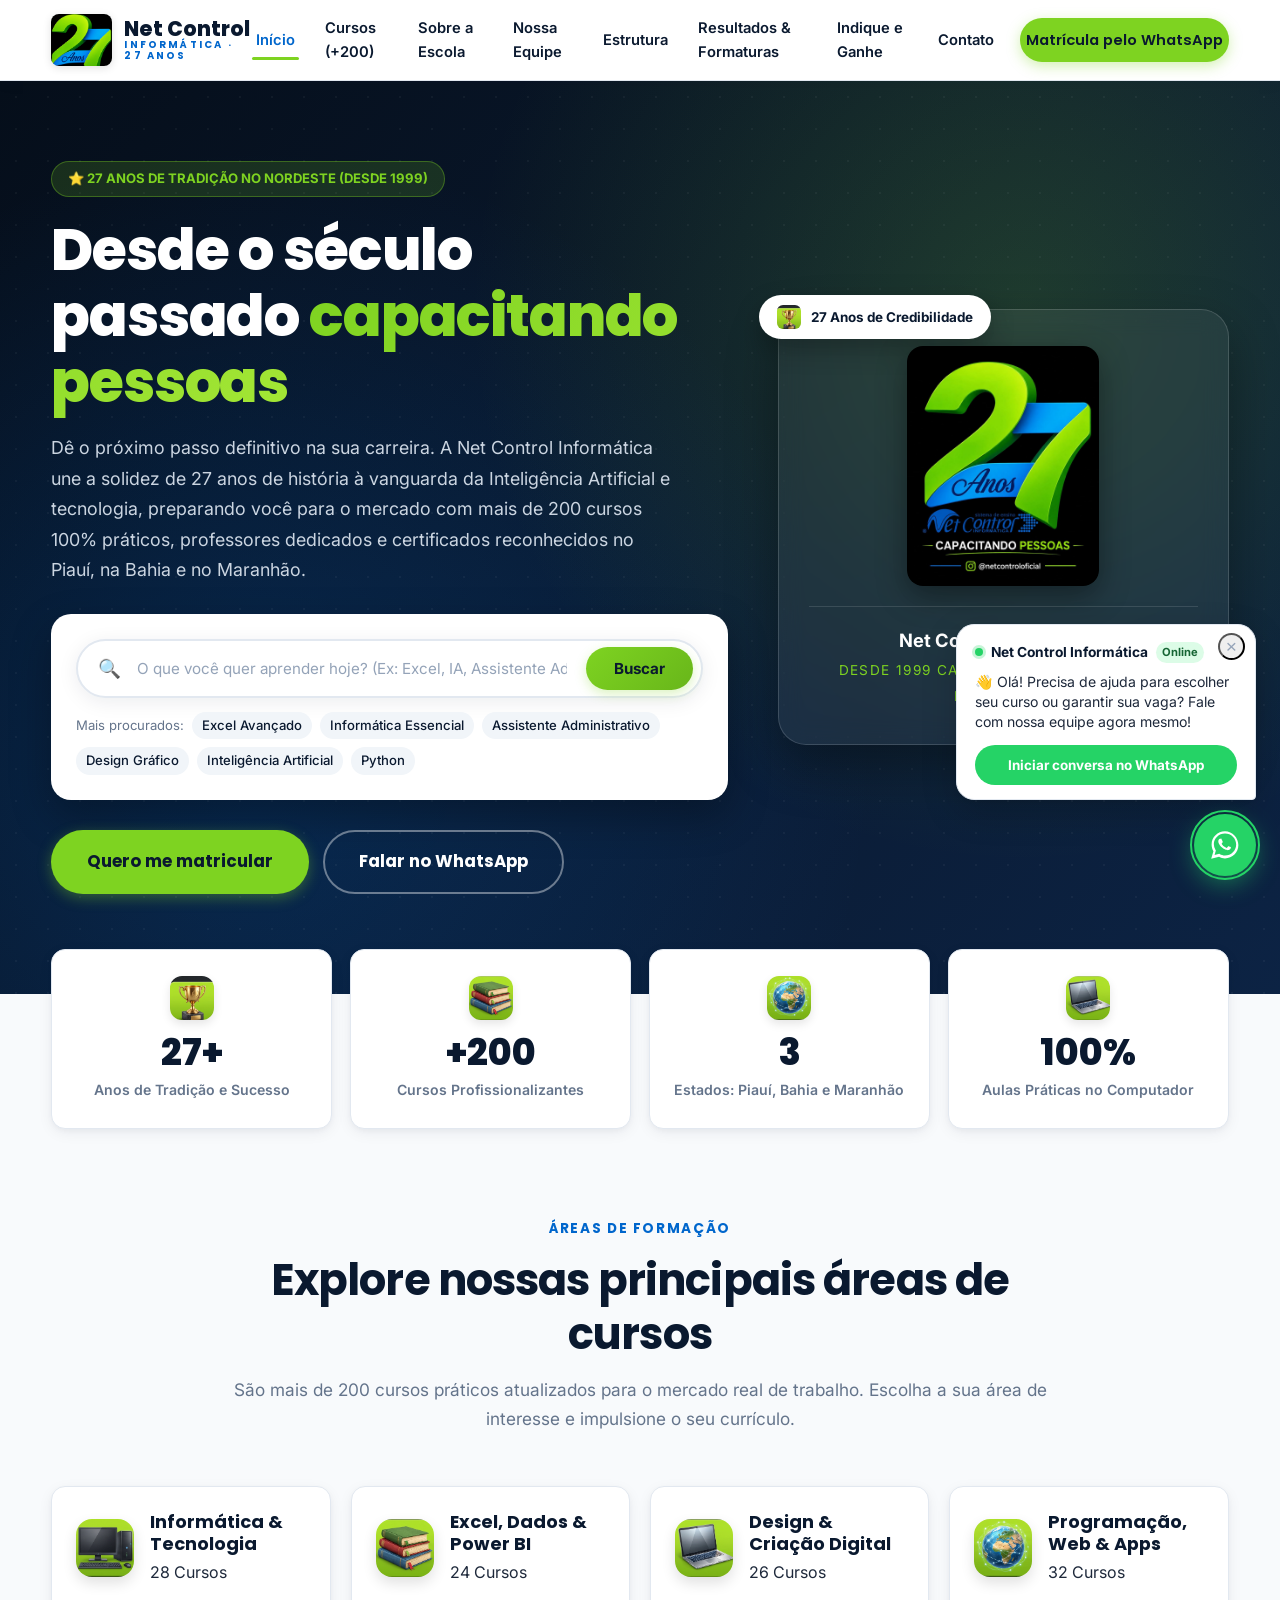
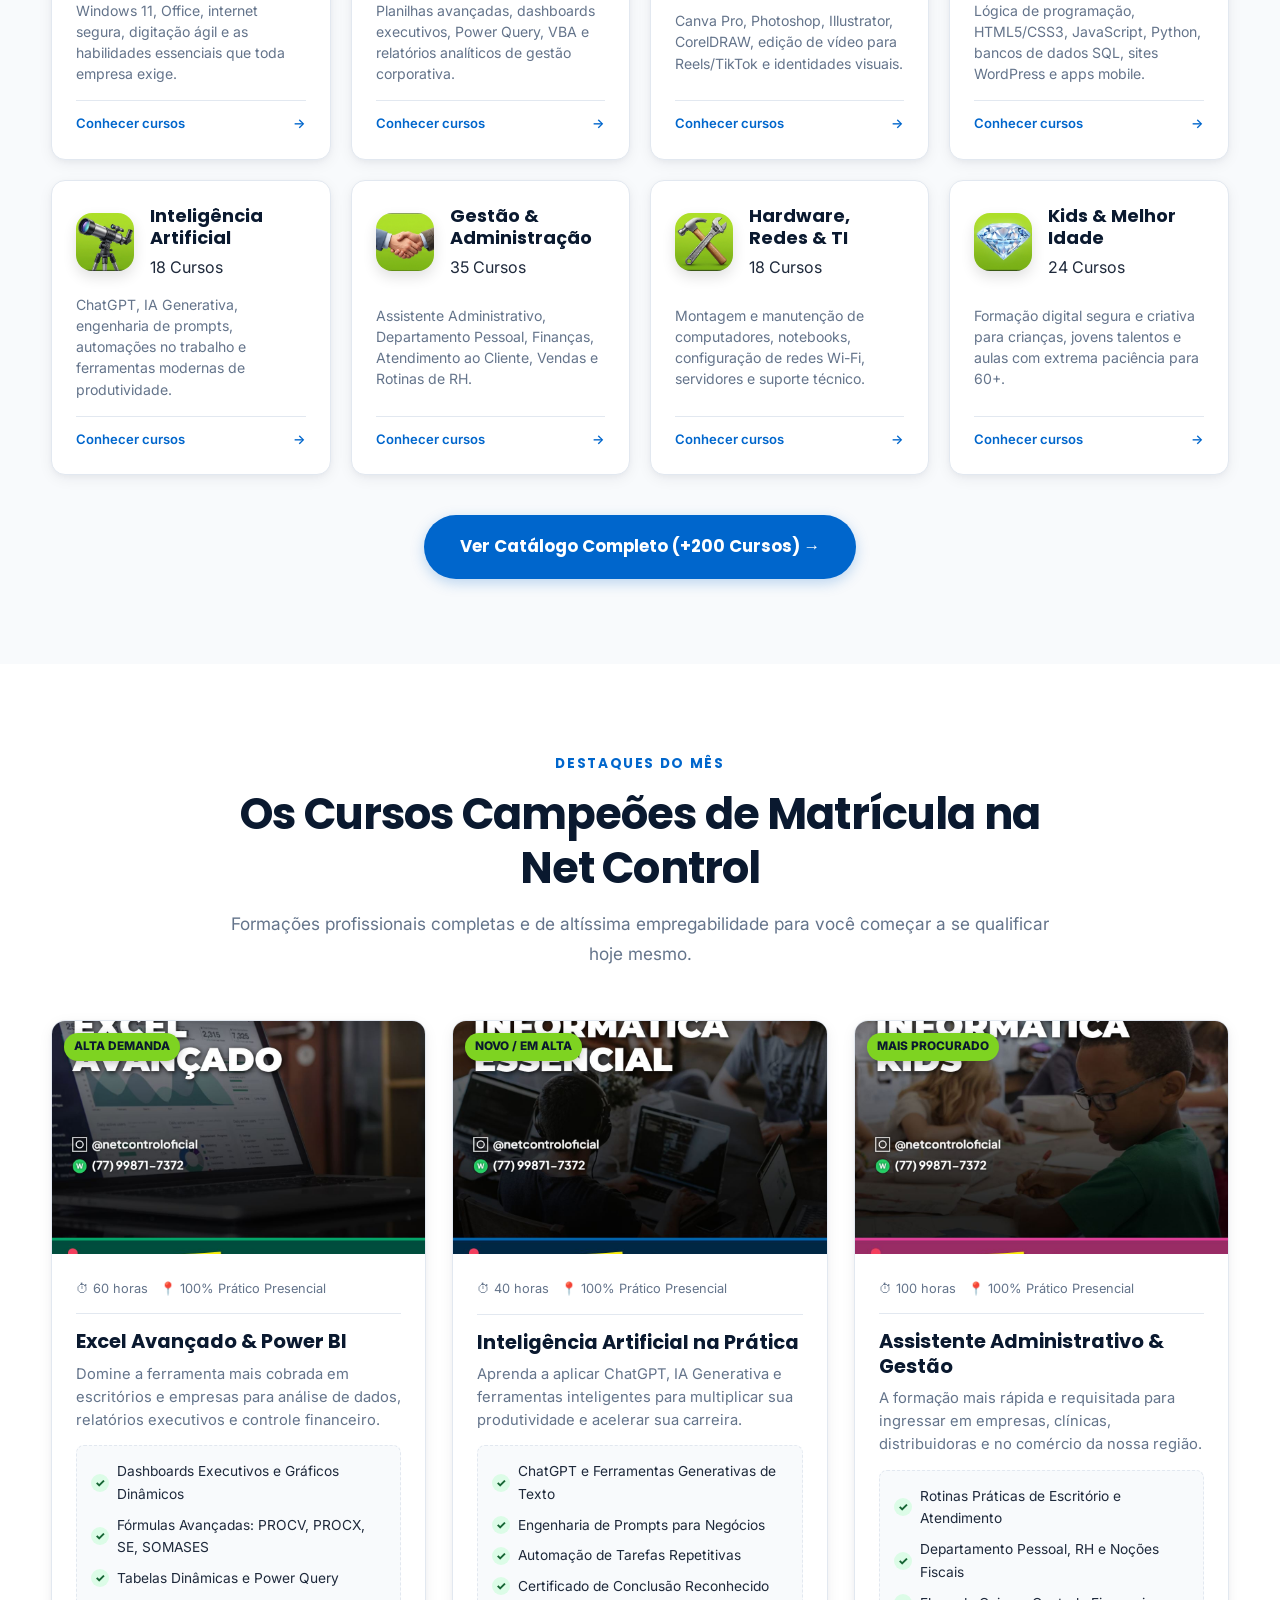
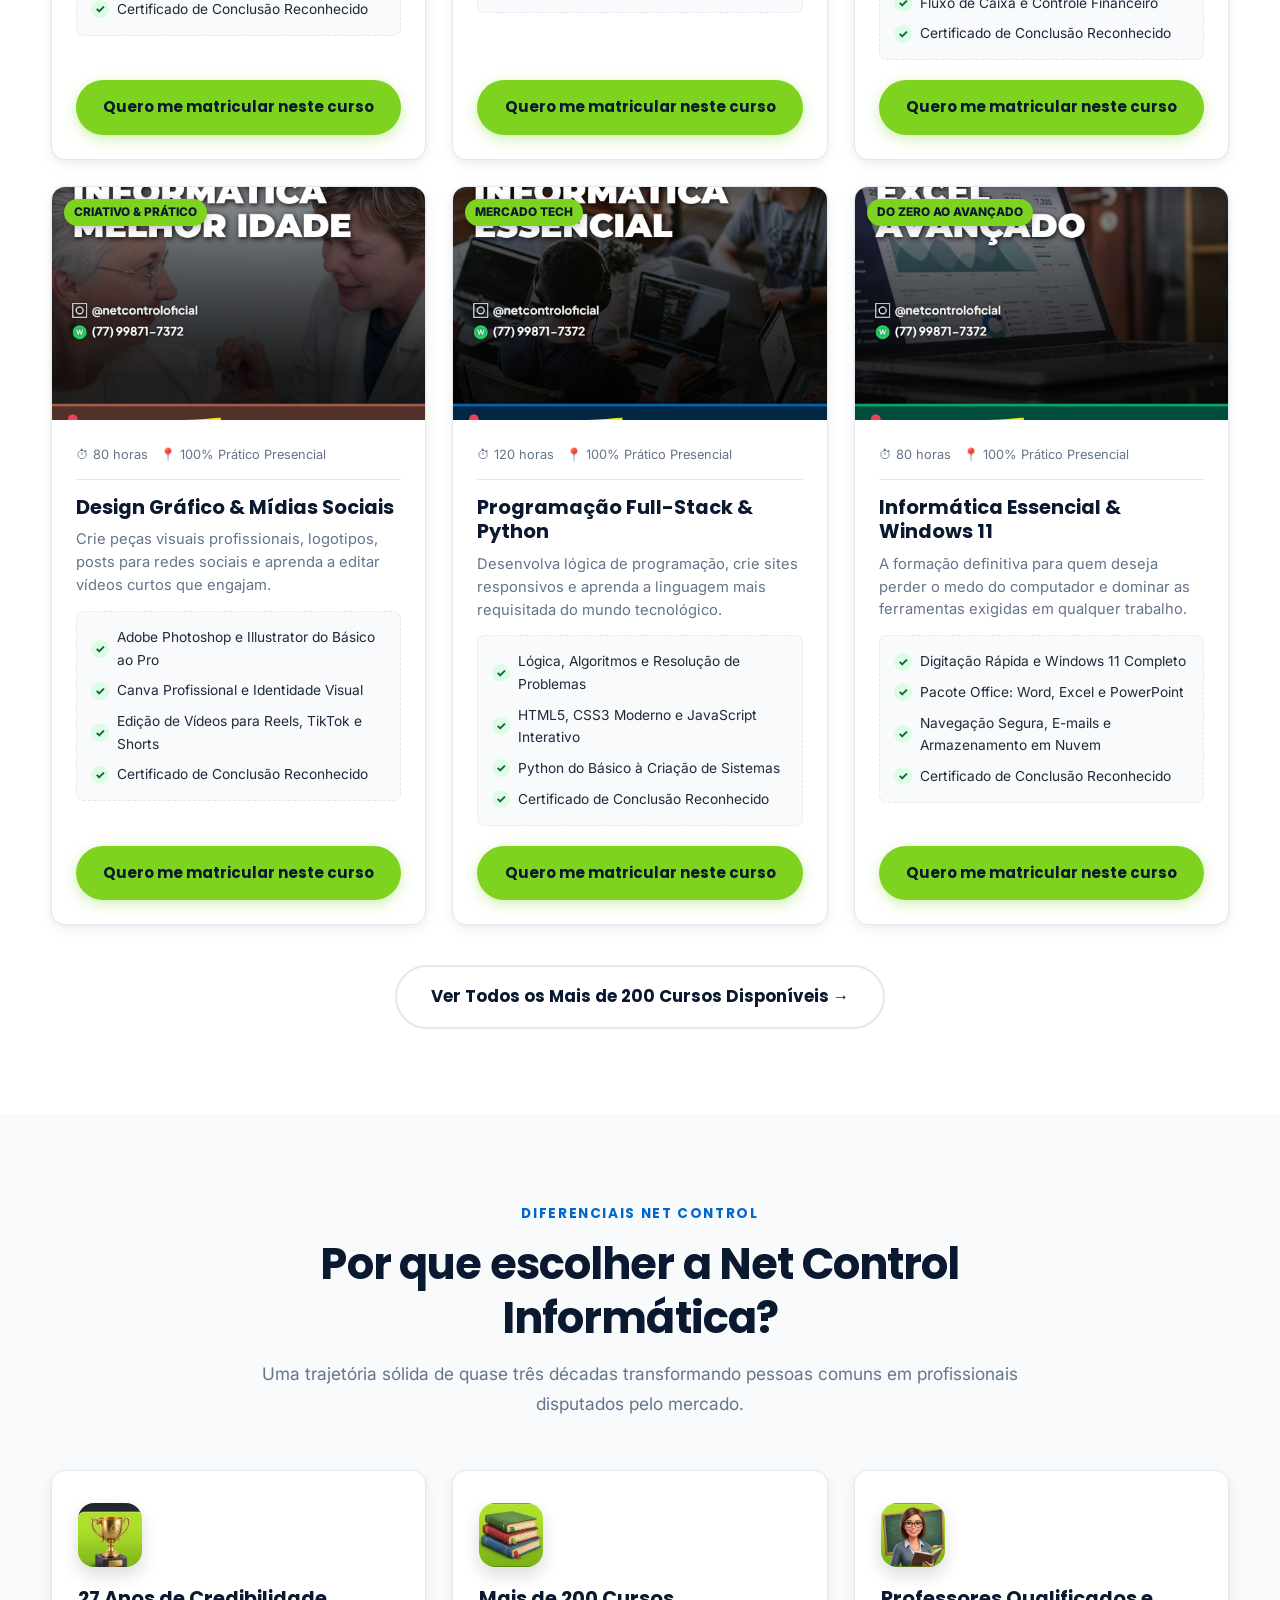
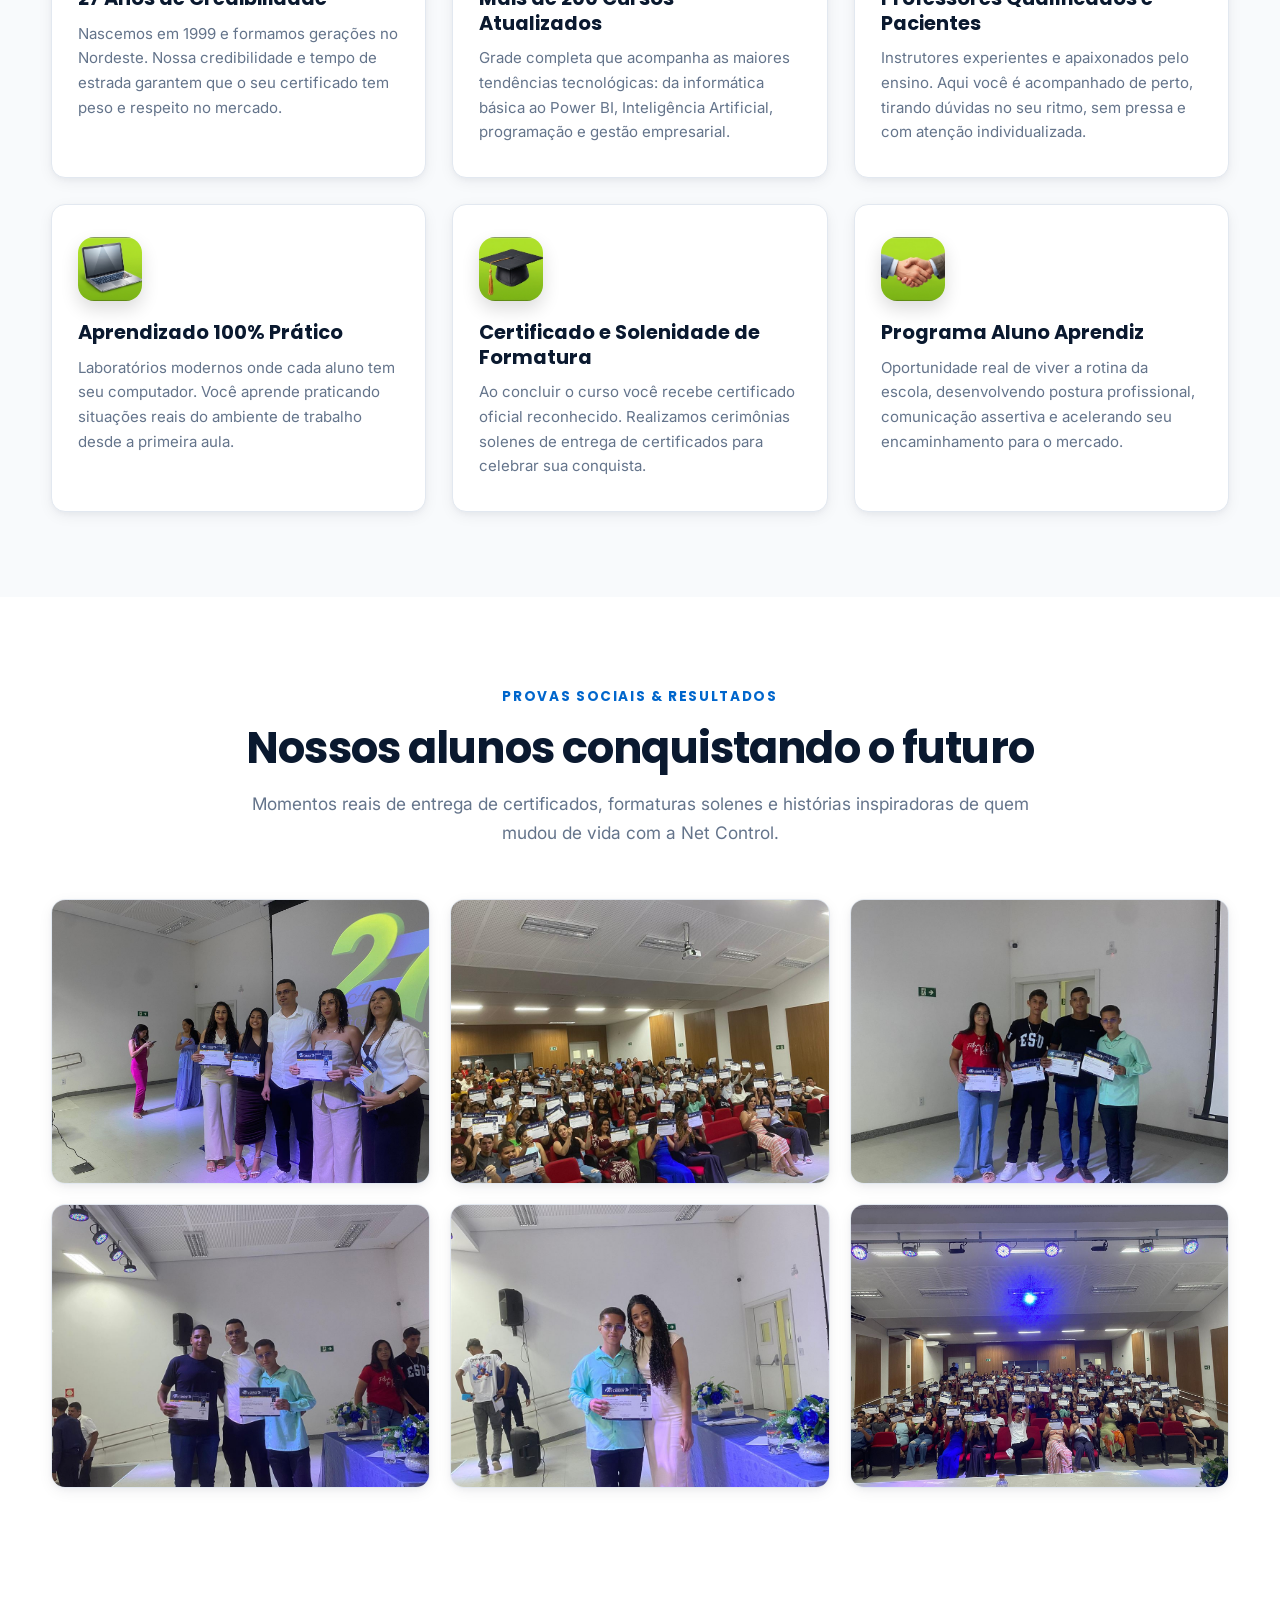
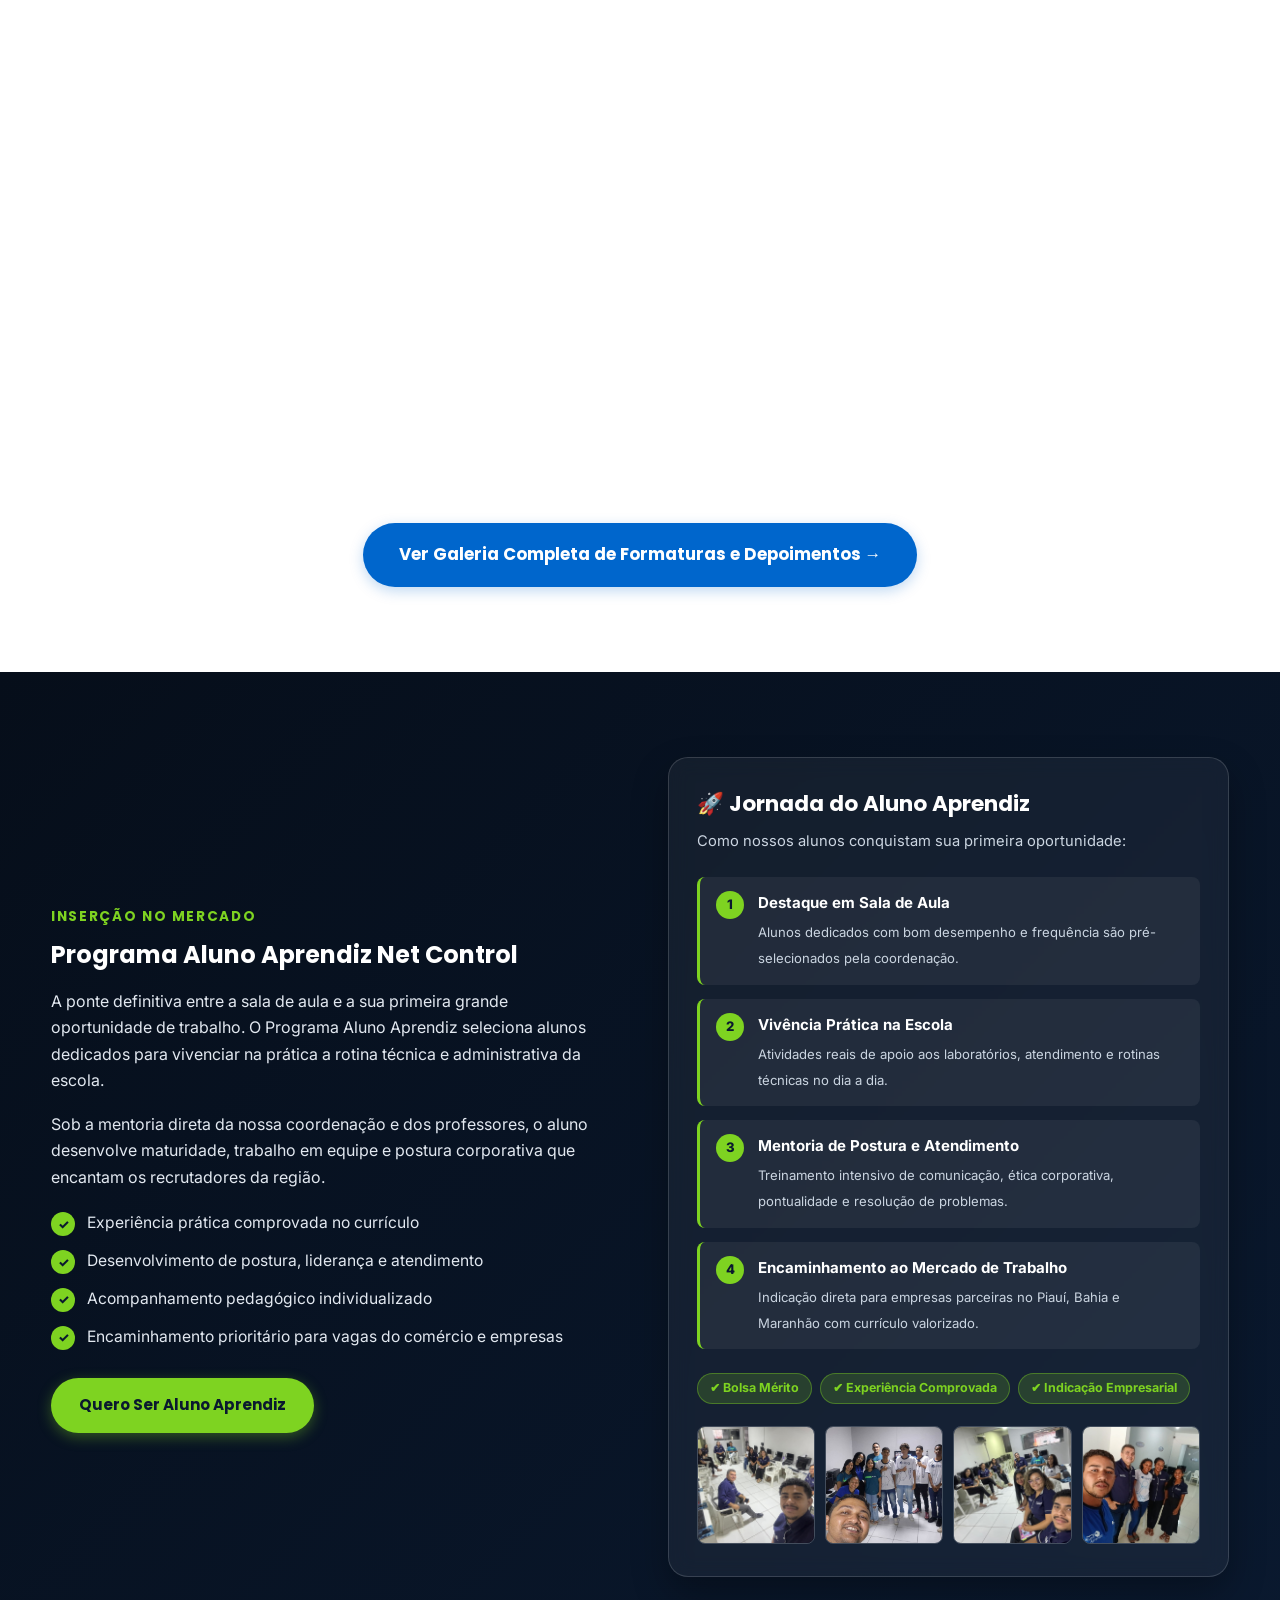
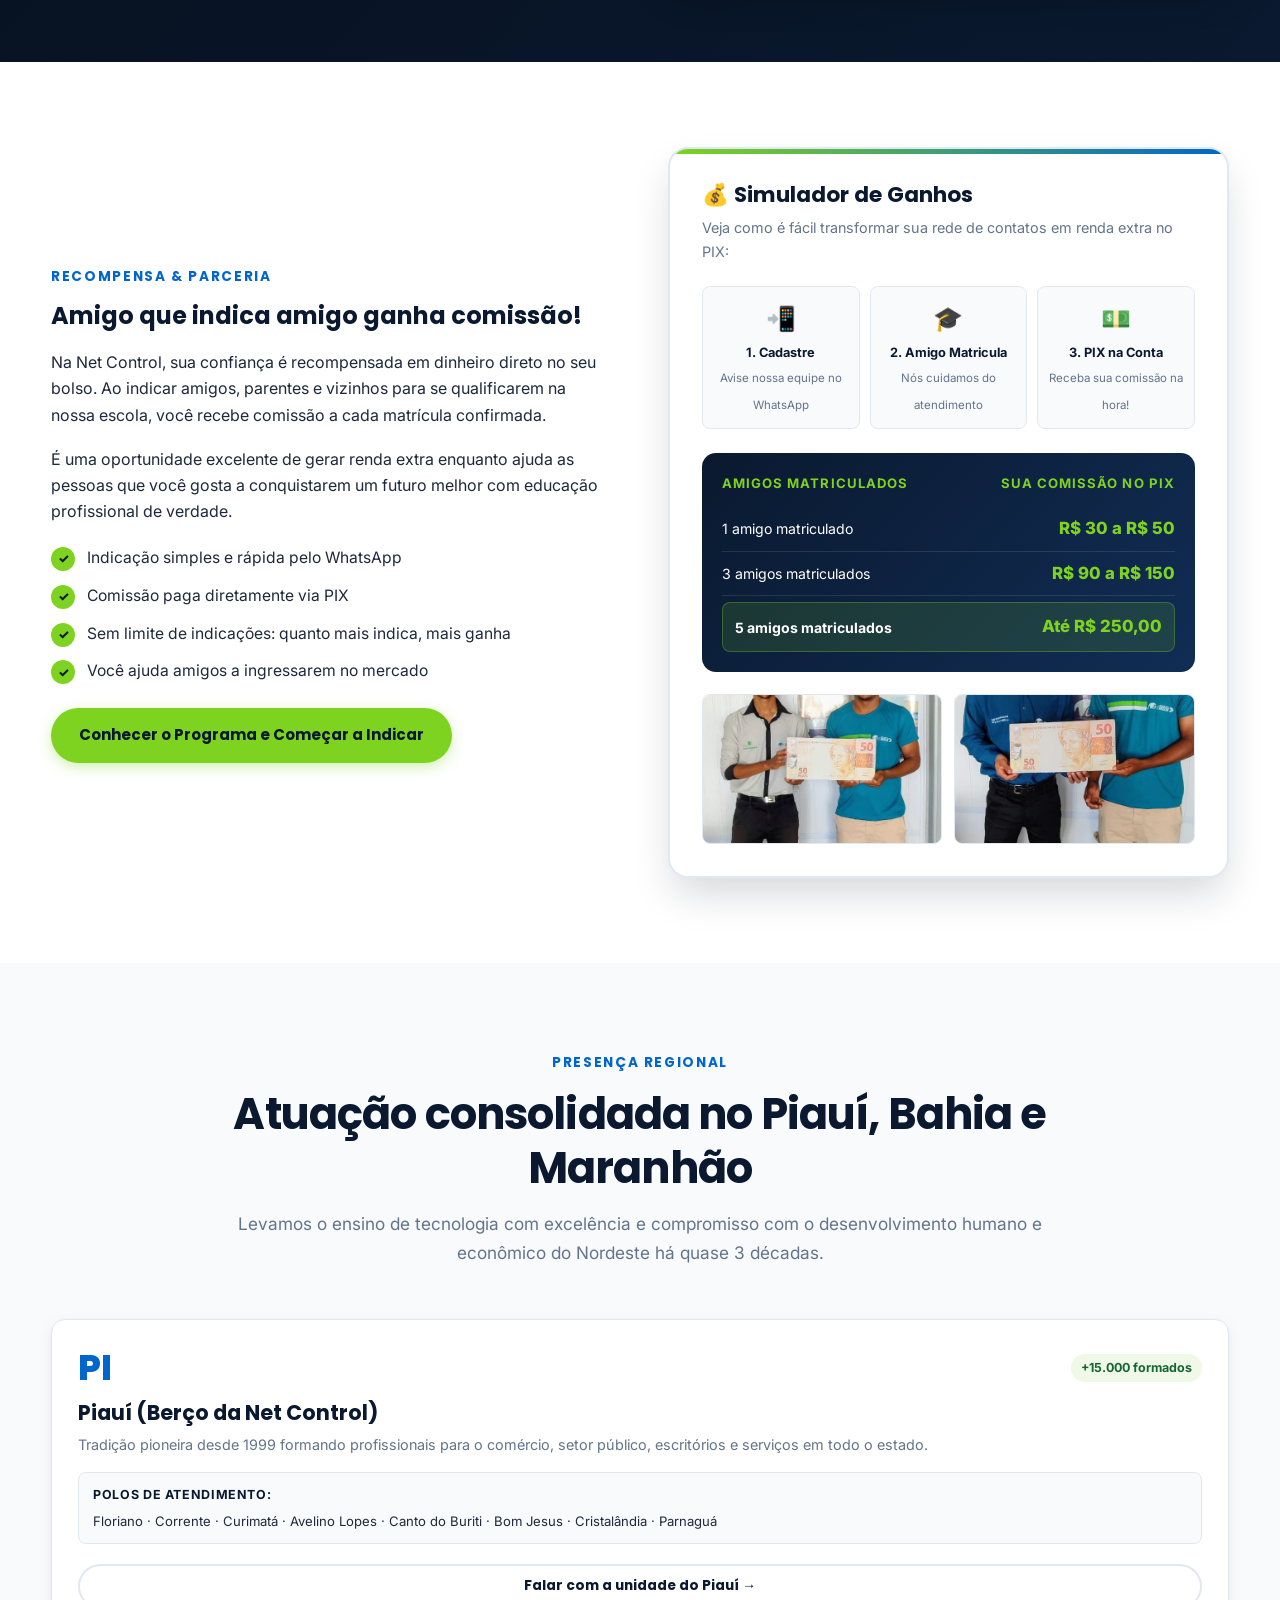
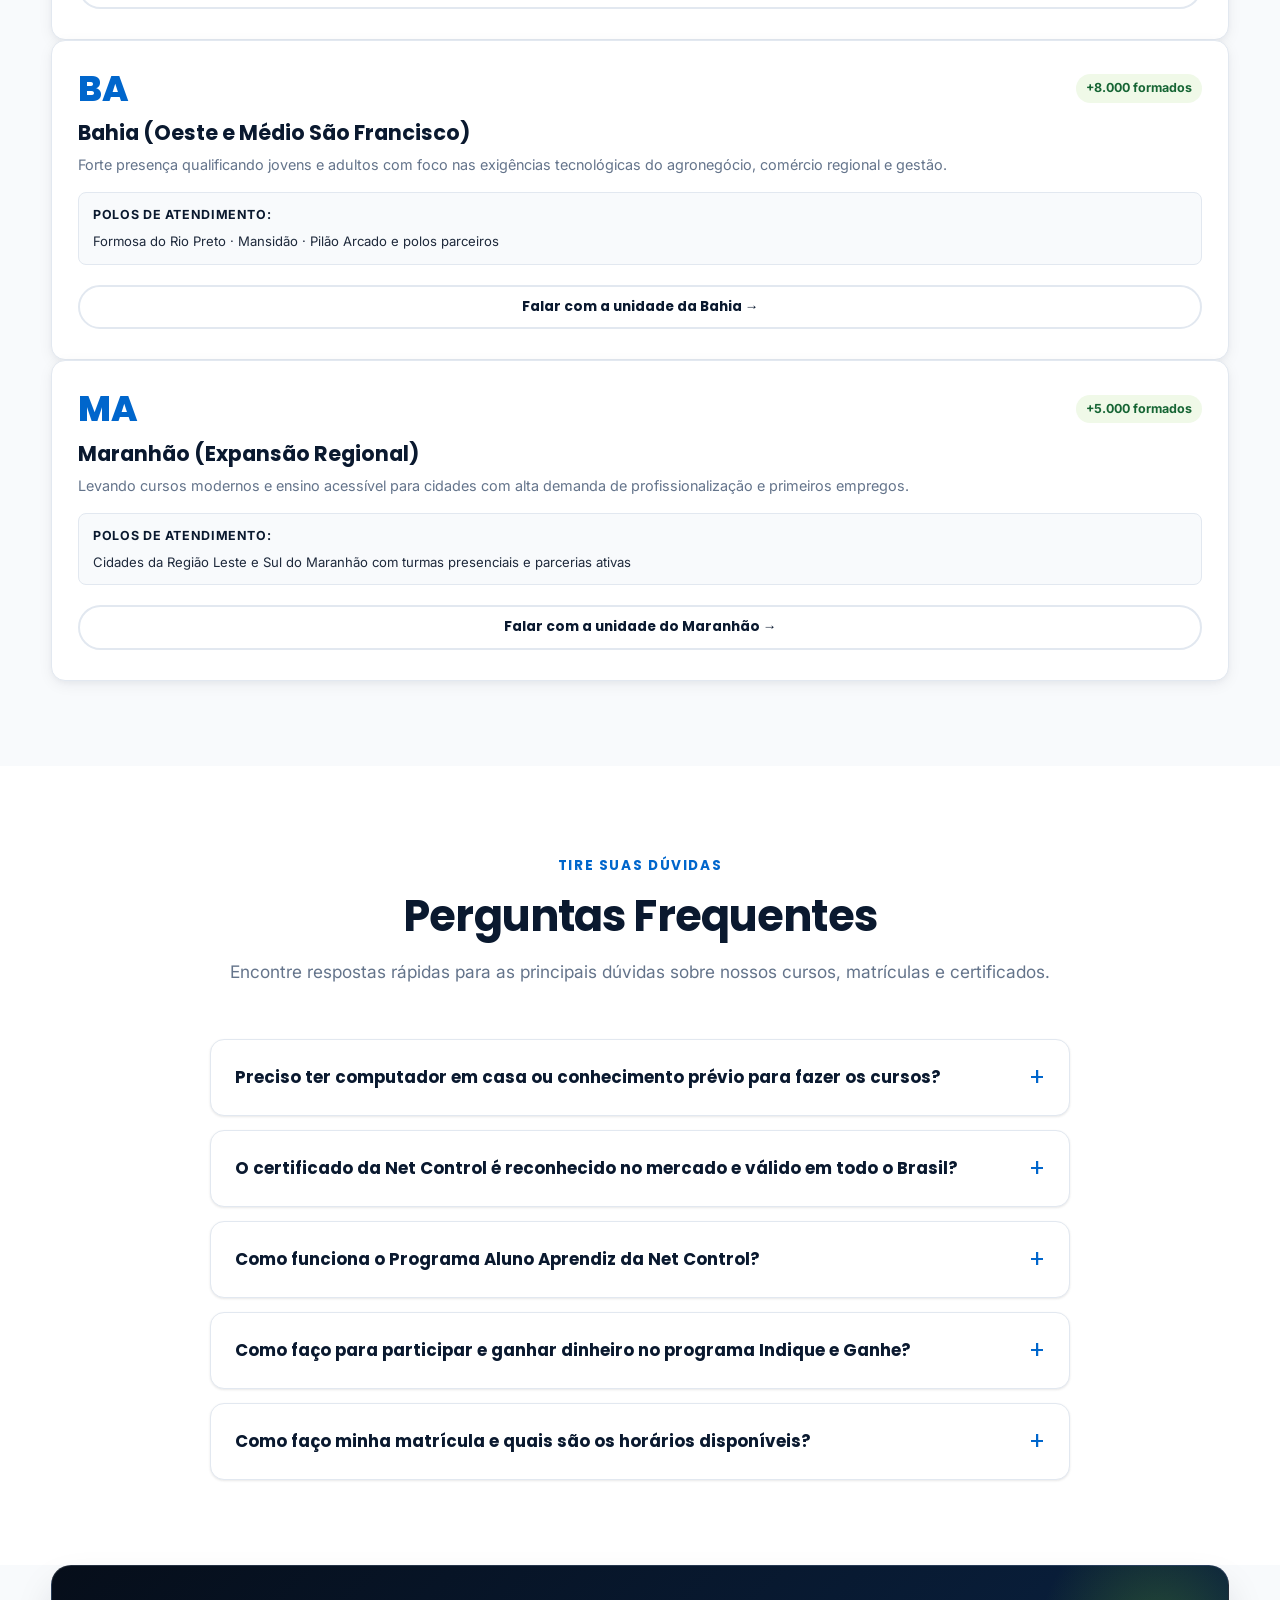
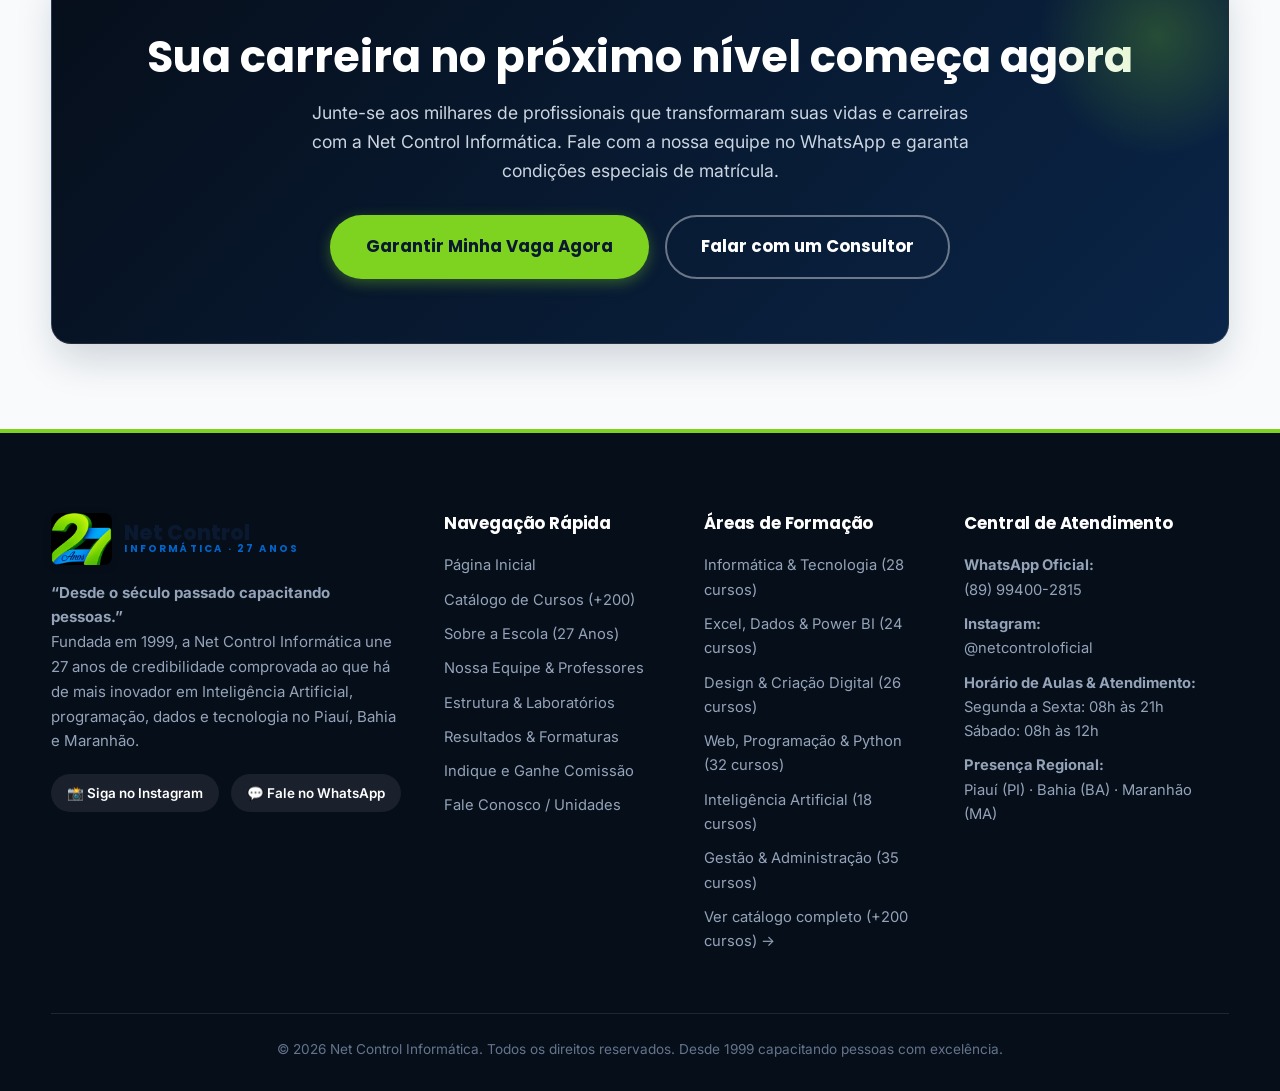
<file: index.html>
<!DOCTYPE html>
<html lang="pt-BR">
<head>
  <meta charset="UTF-8">
  <meta name="viewport" content="width=device-width, initial-scale=1">
  <title>Net Control Informática | 27 Anos Capacitando Pessoas · PI, BA e MA</title>
  <meta name="description" content="Net Control Informática: desde 1999 capacitando pessoas com excelência. Mais de 200 cursos profissionalizantes práticos, certificados reconhecidos e programa Aluno Aprendiz no Piauí, Bahia e Maranhão.">
  <meta property="og:title" content="Net Control Informática | 27 Anos de Tradição e Inovação">
  <meta property="og:description" content="Mais de 200 cursos profissionalizantes no PI, BA e MA. Fale no WhatsApp oficial: (89) 99400-2815.">
  <meta property="og:image" content="assets/img/logo-27.jpg">
  <meta property="og:type" content="website">
  <meta property="og:url" content="https://netcontrolinformatica.com.br">
  <meta name="theme-color" content="#0A192F">
  <link rel="icon" href="assets/img/emblema-27.png">
  <link rel="preconnect" href="https://fonts.googleapis.com">
  <link rel="preconnect" href="https://fonts.gstatic.com" crossorigin>
  <link href="https://fonts.googleapis.com/css2?family=Poppins:wght@500;600;700;800&family=Inter:wght@400;500;600;700&display=swap" rel="stylesheet">
  <link rel="stylesheet" href="css/style.css">
  <script type="application/ld+json">
  {
    "@context": "https://schema.org",
    "@type": "EducationalOrganization",
    "name": "Net Control Informática",
    "slogan": "Desde o século passado capacitando pessoas",
    "foundingDate": "1999",
    "areaServed": ["Piauí", "Bahia", "Maranhão"],
    "telephone": "+5589994002815",
    "sameAs": ["https://www.instagram.com/netcontroloficial/"]
  }
  </script>
</head>
<body data-page="home">

  <a class="skip" href="#main">Ir para o conteúdo principal</a>

  <header id="siteHeader">
    <div class="container nav">
      <a href="index.html" class="logo" aria-label="Net Control Informática - Início">
        <img src="assets/img/emblema-27.png" alt="Net Control 27 Anos" class="logo-emblem" width="48" height="48">
        <span class="logo-text">Net Control<small>INFORMÁTICA · 27 ANOS</small></span>
      </a>
      <button class="burger" id="burgerBtn" aria-label="Abrir menu de navegação" aria-expanded="false">☰</button>
      <nav class="menu" id="primaryMenu" aria-label="Menu principal">
        <a href="index.html" class="active">Início</a>
        <a href="cursos.html">Cursos (+200)</a>
        <a href="sobre.html">Sobre a Escola</a>
        <a href="equipe.html">Nossa Equipe</a>
        <a href="estrutura.html">Estrutura</a>
        <a href="resultados.html">Resultados & Formaturas</a>
        <a href="indique.html">Indique e Ganhe</a>
        <a href="contato.html">Contato</a>
        <div class="header-cta">
          <a class="btn btn-primary btn-sm" href="https://wa.me/5589994002815?text=Ol%C3%A1!%20Vim%20pelo%20site%20e%20gostaria%20de%20fazer%20minha%20matr%C3%ADcula%20na%20Net%20Control." target="_blank" rel="noopener">
            Matrícula pelo WhatsApp
          </a>
        </div>
      </nav>
    </div>
  </header>

<main id="main">
  <!-- =======================================================================
       HERO SECTION (Microlins Architecture)
       ======================================================================= -->
  <section class="hero">
    <div class="container hero-grid">
      <div class="hero-content reveal">
        <span class="hero-badge">⭐ 27 ANOS DE TRADIÇÃO NO NORDESTE (DESDE 1999)</span>
        <h1>Desde o século passado <span class="highlight">capacitando pessoas</span></h1>
        <p class="lead">
          Dê o próximo passo definitivo na sua carreira. A Net Control Informática une a solidez de 27 anos de história à vanguarda da Inteligência Artificial e tecnologia, preparando você para o mercado com mais de 200 cursos 100% práticos, professores dedicados e certificados reconhecidos no Piauí, na Bahia e no Maranhão.
        </p>

        <!-- Buscador de Cursos Funcional com GET para cursos.html -->
        <div class="hero-finder-card">
          <form action="cursos.html" method="GET" class="hero-search-form" role="search">
            <div class="search-input-wrapper">
              <span class="search-icon" aria-hidden="true">🔍</span>
              <input type="search" name="q" placeholder="O que você quer aprender hoje? (Ex: Excel, IA, Assistente Administrativo...)" aria-label="Buscar curso" required>
              <button type="submit" class="btn-search">Buscar</button>
            </div>
          </form>
          <div class="finder-tags">
            <span>Mais procurados:</span>
            <a href="cursos.html?q=excel" class="finder-tag">Excel Avançado</a>
            <a href="cursos.html?q=informática" class="finder-tag">Informática Essencial</a>
            <a href="cursos.html?q=administrativo" class="finder-tag">Assistente Administrativo</a>
            <a href="cursos.html?q=design" class="finder-tag">Design Gráfico</a>
            <a href="cursos.html?q=ia" class="finder-tag">Inteligência Artificial</a>
            <a href="cursos.html?q=python" class="finder-tag">Python</a>
          </div>
        </div>

        <div class="hero-actions">
          <a class="btn btn-primary btn-lg" href="https://wa.me/5589994002815?text=Ol%C3%A1!%20Vim%20pelo%20site%20da%20Net%20Control%20e%20gostaria%20de%20me%20matricular." target="_blank" rel="noopener">
            Quero me matricular
          </a>
          <a class="btn btn-outline btn-lg" href="https://wa.me/5589994002815?text=Ol%C3%A1!%20Gostaria%20de%20tirar%20d%C3%BAvidas%20sobre%20os%20cursos%20da%20Net%20Control%20pelo%20WhatsApp." target="_blank" rel="noopener">
            Falar no WhatsApp
          </a>
        </div>
      </div>

      <!-- Hero Card Right -->
      <div class="hero-card-col reveal">
        <div class="hero-card">
          <div class="hero-pill-badge p1">
            <img src="assets/img/icons/icon-trofeu.png" alt="27 Anos de Credibilidade">
            <span>27 Anos de Credibilidade</span>
          </div>

          <img class="logo-big" src="assets/img/logo-27.jpg" alt="Net Control Informática - 27 anos capacitando pessoas">

          <div class="hero-card-footer">
            <strong>Net Control Informática</strong>
            <em>Desde 1999 capacitando pessoas com excelência</em>
          </div>

          <div class="hero-pill-badge p2">
            <img src="assets/img/icons/icon-certificado.png" alt="Certificado Reconhecido">
            <span>Certificado Reconhecido</span>
          </div>
        </div>
      </div>
    </div>
  </section>

  <!-- =======================================================================
       STATS BAR (Valores Reais no HTML como Fallback)
       ======================================================================= -->
  <div class="container stats-wrapper">
    <div class="stats reveal">
      <div class="stat">
        <div class="stat-icon"><img src="assets/img/icons/icon-trofeu.png" alt="27 Anos"></div>
        <b data-count="27" data-suf="+">27+</b>
        <span>Anos de Tradição e Sucesso</span>
      </div>
      <div class="stat">
        <div class="stat-icon"><img src="assets/img/icons/icon-cursos.png" alt="Cursos"></div>
        <b data-count="200" data-pre="+">+200</b>
        <span>Cursos Profissionalizantes</span>
      </div>
      <div class="stat">
        <div class="stat-icon"><img src="assets/img/icons/icon-conectividade.png" alt="Estados"></div>
        <b data-count="3">3</b>
        <span>Estados: Piauí, Bahia e Maranhão</span>
      </div>
      <div class="stat">
        <div class="stat-icon"><img src="assets/img/icons/icon-pratica.png" alt="Aulas Práticas"></div>
        <b>100%</b>
        <span>Aulas Práticas no Computador</span>
      </div>
    </div>
  </div>

  <!-- =======================================================================
       COURSE CATEGORIES (Badges Somando 205 Cursos)
       ======================================================================= -->
  <section class="bg-soft" id="cursos">
    <div class="container">
      <div class="section-head reveal">
        <span class="eyebrow">Áreas de Formação</span>
        <h2>Explore nossas principais áreas de cursos</h2>
        <p>São mais de 200 cursos práticos atualizados para o mercado real de trabalho. Escolha a sua área de interesse e impulsione o seu currículo.</p>
      </div>

      <div class="categories-grid">
        <a href="cursos.html#essencial" class="cat-card reveal">
          <div class="cat-card-top">
            <div class="cat-icon-wrap"><img src="assets/img/icons/icon-laboratorio.png" alt="Informática & Tecnologia"></div>
            <div>
              <h3>Informática & Tecnologia</h3>
              <span class="badge-num">28 Cursos</span>
            </div>
          </div>
          <p>Windows 11, Office, internet segura, digitação ágil e as habilidades essenciais que toda empresa exige.</p>
          <div class="cat-card-footer">
            <span>Conhecer cursos</span>
            <span>→</span>
          </div>
        </a>

        <a href="cursos.html#excel" class="cat-card reveal">
          <div class="cat-card-top">
            <div class="cat-icon-wrap"><img src="assets/img/icons/icon-cursos.png" alt="Excel & Dados"></div>
            <div>
              <h3>Excel, Dados & Power BI</h3>
              <span class="badge-num">24 Cursos</span>
            </div>
          </div>
          <p>Planilhas avançadas, dashboards executivos, Power Query, VBA e relatórios analíticos de gestão corporativa.</p>
          <div class="cat-card-footer">
            <span>Conhecer cursos</span>
            <span>→</span>
          </div>
        </a>

        <a href="cursos.html#design" class="cat-card reveal">
          <div class="cat-card-top">
            <div class="cat-icon-wrap"><img src="assets/img/icons/icon-pratica.png" alt="Design Digital"></div>
            <div>
              <h3>Design & Criação Digital</h3>
              <span class="badge-num">26 Cursos</span>
            </div>
          </div>
          <p>Canva Pro, Photoshop, Illustrator, CorelDRAW, edição de vídeo para Reels/TikTok e identidades visuais.</p>
          <div class="cat-card-footer">
            <span>Conhecer cursos</span>
            <span>→</span>
          </div>
        </a>

        <a href="cursos.html#programacao" class="cat-card reveal">
          <div class="cat-card-top">
            <div class="cat-icon-wrap"><img src="assets/img/icons/icon-conectividade.png" alt="Programação"></div>
            <div>
              <h3>Programação, Web & Apps</h3>
              <span class="badge-num">32 Cursos</span>
            </div>
          </div>
          <p>Lógica de programação, HTML5/CSS3, JavaScript, Python, bancos de dados SQL, sites WordPress e apps mobile.</p>
          <div class="cat-card-footer">
            <span>Conhecer cursos</span>
            <span>→</span>
          </div>
        </a>

        <a href="cursos.html#ia" class="cat-card reveal">
          <div class="cat-card-top">
            <div class="cat-icon-wrap"><img src="assets/img/icons/icon-visao.png" alt="Inteligência Artificial"></div>
            <div>
              <h3>Inteligência Artificial</h3>
              <span class="badge-num">18 Cursos</span>
            </div>
          </div>
          <p>ChatGPT, IA Generativa, engenharia de prompts, automações no trabalho e ferramentas modernas de produtividade.</p>
          <div class="cat-card-footer">
            <span>Conhecer cursos</span>
            <span>→</span>
          </div>
        </a>

        <a href="cursos.html#administracao" class="cat-card reveal">
          <div class="cat-card-top">
            <div class="cat-icon-wrap"><img src="assets/img/icons/icon-aprendiz.png" alt="Administração"></div>
            <div>
              <h3>Gestão & Administração</h3>
              <span class="badge-num">35 Cursos</span>
            </div>
          </div>
          <p>Assistente Administrativo, Departamento Pessoal, Finanças, Atendimento ao Cliente, Vendas e Rotinas de RH.</p>
          <div class="cat-card-footer">
            <span>Conhecer cursos</span>
            <span>→</span>
          </div>
        </a>

        <a href="cursos.html#manutencao" class="cat-card reveal">
          <div class="cat-card-top">
            <div class="cat-icon-wrap"><img src="assets/img/icons/icon-oficina.png" alt="Hardware & Redes"></div>
            <div>
              <h3>Hardware, Redes & TI</h3>
              <span class="badge-num">18 Cursos</span>
            </div>
          </div>
          <p>Montagem e manutenção de computadores, notebooks, configuração de redes Wi-Fi, servidores e suporte técnico.</p>
          <div class="cat-card-footer">
            <span>Conhecer cursos</span>
            <span>→</span>
          </div>
        </a>

        <a href="cursos.html#kids" class="cat-card reveal">
          <div class="cat-card-top">
            <div class="cat-icon-wrap"><img src="assets/img/icons/icon-valores.png" alt="Kids & Melhor Idade"></div>
            <div>
              <h3>Kids & Melhor Idade</h3>
              <span class="badge-num">24 Cursos</span>
            </div>
          </div>
          <p>Formação digital segura e criativa para crianças, jovens talentos e aulas com extrema paciência para 60+.</p>
          <div class="cat-card-footer">
            <span>Conhecer cursos</span>
            <span>→</span>
          </div>
        </a>
      </div>

      <div style="text-align:center;margin-top:40px">
        <a href="cursos.html" class="btn btn-blue btn-lg">
          Ver Catálogo Completo (+200 Cursos) →
        </a>
      </div>
    </div>
  </section>

  <!-- =======================================================================
       DESTAQUES DO MÊS: 6 CARDS CAMPEÕES DE MATRÍCULA (Direto no HTML)
       ======================================================================= -->
  <section class="bg-white">
    <div class="container">
      <div class="section-head reveal">
        <span class="eyebrow">Destaques do Mês</span>
        <h2>Os Cursos Campeões de Matrícula na Net Control</h2>
        <p>Formações profissionais completas e de altíssima empregabilidade para você começar a se qualificar hoje mesmo.</p>
      </div>

      <div class="feat-grid-6">
        <!-- Card 1: Excel Avançado & Power BI -->
        <article class="feat-card-rich reveal">
          <div class="thumb-wrap">
            <img src="assets/img/curso-02.jpg" alt="Curso de Excel Avançado e Power BI" loading="lazy">
            <span class="feat-badge badge-orange">Alta Demanda</span>
          </div>
          <div class="card-body">
            <div class="course-meta">
              <span>⏱ 60 horas</span>
              <span>📍 100% Prático Presencial</span>
            </div>
            <h3>Excel Avançado & Power BI</h3>
            <p class="desc">Domine a ferramenta mais cobrada em escritórios e empresas para análise de dados, relatórios executivos e controle financeiro.</p>
            <ul class="course-topics">
              <li>Dashboards Executivos e Gráficos Dinâmicos</li>
              <li>Fórmulas Avançadas: PROCV, PROCX, SE, SOMASES</li>
              <li>Tabelas Dinâmicas e Power Query</li>
              <li>Certificado de Conclusão Reconhecido</li>
            </ul>
            <div class="course-card-footer">
              <a class="btn btn-primary" href="https://wa.me/5589994002815?text=Ol%C3%A1!%20Vim%20pelo%20site%20da%20Net%20Control%20e%20quero%20me%20matricular%20no%20curso%20de%20Excel%20Avan%C3%A7ado%20%26%20Power%20BI." target="_blank" rel="noopener">
                Quero me matricular neste curso
              </a>
            </div>
          </div>
        </article>

        <!-- Card 2: Inteligência Artificial na Prática -->
        <article class="feat-card-rich reveal">
          <div class="thumb-wrap">
            <img src="assets/img/curso-01.jpg" alt="Curso de Inteligência Artificial na Prática" loading="lazy">
            <span class="feat-badge badge-green">Novo / Em Alta</span>
          </div>
          <div class="card-body">
            <div class="course-meta">
              <span>⏱ 40 horas</span>
              <span>📍 100% Prático Presencial</span>
            </div>
            <h3>Inteligência Artificial na Prática</h3>
            <p class="desc">Aprenda a aplicar ChatGPT, IA Generativa e ferramentas inteligentes para multiplicar sua produtividade e acelerar sua carreira.</p>
            <ul class="course-topics">
              <li>ChatGPT e Ferramentas Generativas de Texto</li>
              <li>Engenharia de Prompts para Negócios</li>
              <li>Automação de Tarefas Repetitivas</li>
              <li>Certificado de Conclusão Reconhecido</li>
            </ul>
            <div class="course-card-footer">
              <a class="btn btn-primary" href="https://wa.me/5589994002815?text=Ol%C3%A1!%20Vim%20pelo%20site%20da%20Net%20Control%20e%20quero%20me%20matricular%20no%20curso%20de%20Intelig%C3%AAncia%20Artificial%20na%20Pr%C3%A1tica." target="_blank" rel="noopener">
                Quero me matricular neste curso
              </a>
            </div>
          </div>
        </article>

        <!-- Card 3: Assistente Administrativo & Gestão Completa -->
        <article class="feat-card-rich reveal">
          <div class="thumb-wrap">
            <img src="assets/img/curso-03.jpg" alt="Curso de Assistente Administrativo e Gestão" loading="lazy">
            <span class="feat-badge badge-blue">Mais Procurado</span>
          </div>
          <div class="card-body">
            <div class="course-meta">
              <span>⏱ 100 horas</span>
              <span>📍 100% Prático Presencial</span>
            </div>
            <h3>Assistente Administrativo & Gestão</h3>
            <p class="desc">A formação mais rápida e requisitada para ingressar em empresas, clínicas, distribuidoras e no comércio da nossa região.</p>
            <ul class="course-topics">
              <li>Rotinas Práticas de Escritório e Atendimento</li>
              <li>Departamento Pessoal, RH e Noções Fiscais</li>
              <li>Fluxo de Caixa e Controle Financeiro</li>
              <li>Certificado de Conclusão Reconhecido</li>
            </ul>
            <div class="course-card-footer">
              <a class="btn btn-primary" href="https://wa.me/5589994002815?text=Ol%C3%A1!%20Vim%20pelo%20site%20da%20Net%20Control%20e%20quero%20me%20matricular%20no%20curso%20de%20Assistente%20Administrativo%20%26%20Gest%C3%A3o." target="_blank" rel="noopener">
                Quero me matricular neste curso
              </a>
            </div>
          </div>
        </article>

        <!-- Card 4: Design Gráfico & Mídias Sociais -->
        <article class="feat-card-rich reveal">
          <div class="thumb-wrap">
            <img src="assets/img/curso-04.jpg" alt="Curso de Design Gráfico e Mídias Sociais" loading="lazy">
            <span class="feat-badge">Criativo & Prático</span>
          </div>
          <div class="card-body">
            <div class="course-meta">
              <span>⏱ 80 horas</span>
              <span>📍 100% Prático Presencial</span>
            </div>
            <h3>Design Gráfico & Mídias Sociais</h3>
            <p class="desc">Crie peças visuais profissionais, logotipos, posts para redes sociais e aprenda a editar vídeos curtos que engajam.</p>
            <ul class="course-topics">
              <li>Adobe Photoshop e Illustrator do Básico ao Pro</li>
              <li>Canva Profissional e Identidade Visual</li>
              <li>Edição de Vídeos para Reels, TikTok e Shorts</li>
              <li>Certificado de Conclusão Reconhecido</li>
            </ul>
            <div class="course-card-footer">
              <a class="btn btn-primary" href="https://wa.me/5589994002815?text=Ol%C3%A1!%20Vim%20pelo%20site%20da%20Net%20Control%20e%20quero%20me%20matricular%20no%20curso%20de%20Design%20Gr%C3%A1fico%20%26%20M%C3%ADdias%20Sociais." target="_blank" rel="noopener">
                Quero me matricular neste curso
              </a>
            </div>
          </div>
        </article>

        <!-- Card 5: Programação Full-Stack & Python -->
        <article class="feat-card-rich reveal">
          <div class="thumb-wrap">
            <img src="assets/img/curso-01.jpg" alt="Curso de Programação Full-Stack e Python" loading="lazy">
            <span class="feat-badge badge-green">Mercado Tech</span>
          </div>
          <div class="card-body">
            <div class="course-meta">
              <span>⏱ 120 horas</span>
              <span>📍 100% Prático Presencial</span>
            </div>
            <h3>Programação Full-Stack & Python</h3>
            <p class="desc">Desenvolva lógica de programação, crie sites responsivos e aprenda a linguagem mais requisitada do mundo tecnológico.</p>
            <ul class="course-topics">
              <li>Lógica, Algoritmos e Resolução de Problemas</li>
              <li>HTML5, CSS3 Moderno e JavaScript Interativo</li>
              <li>Python do Básico à Criação de Sistemas</li>
              <li>Certificado de Conclusão Reconhecido</li>
            </ul>
            <div class="course-card-footer">
              <a class="btn btn-primary" href="https://wa.me/5589994002815?text=Ol%C3%A1!%20Vim%20pelo%20site%20da%20Net%20Control%20e%20quero%20me%20matricular%20no%20curso%20de%20Programa%C3%A7%C3%A3o%20Full-Stack%20%26%20Python." target="_blank" rel="noopener">
                Quero me matricular neste curso
              </a>
            </div>
          </div>
        </article>

        <!-- Card 6: Informática Essencial & Windows 11 -->
        <article class="feat-card-rich reveal">
          <div class="thumb-wrap">
            <img src="assets/img/curso-02.jpg" alt="Curso de Informática Essencial e Windows 11" loading="lazy">
            <span class="feat-badge">Do Zero ao Avançado</span>
          </div>
          <div class="card-body">
            <div class="course-meta">
              <span>⏱ 80 horas</span>
              <span>📍 100% Prático Presencial</span>
            </div>
            <h3>Informática Essencial & Windows 11</h3>
            <p class="desc">A formação definitiva para quem deseja perder o medo do computador e dominar as ferramentas exigidas em qualquer trabalho.</p>
            <ul class="course-topics">
              <li>Digitação Rápida e Windows 11 Completo</li>
              <li>Pacote Office: Word, Excel e PowerPoint</li>
              <li>Navegação Segura, E-mails e Armazenamento em Nuvem</li>
              <li>Certificado de Conclusão Reconhecido</li>
            </ul>
            <div class="course-card-footer">
              <a class="btn btn-primary" href="https://wa.me/5589994002815?text=Ol%C3%A1!%20Vim%20pelo%20site%20da%20Net%20Control%20e%20quero%20me%20matricular%20no%20curso%20de%20Inform%C3%A1tica%20Essencial." target="_blank" rel="noopener">
                Quero me matricular neste curso
              </a>
            </div>
          </div>
        </article>
      </div>

      <div style="text-align:center;margin-top:40px">
        <a class="btn btn-outline-dark btn-lg" href="cursos.html">
          Ver Todos os Mais de 200 Cursos Disponíveis →
        </a>
      </div>
    </div>
  </section>

  <!-- =======================================================================
       DIFERENCIAIS NET CONTROL (Using 3D Icons)
       ======================================================================= -->
  <section class="bg-soft" id="diferenciais">
    <div class="container">
      <div class="section-head reveal">
        <span class="eyebrow">Diferenciais Net Control</span>
        <h2>Por que escolher a Net Control Informática?</h2>
        <p>Uma trajetória sólida de quase três décadas transformando pessoas comuns em profissionais disputados pelo mercado.</p>
      </div>

      <div class="differentials-grid">
        <div class="diff-card reveal">
          <div class="diff-icon"><img src="assets/img/icons/icon-trofeu.png" alt="27 Anos de Credibilidade"></div>
          <h3>27 Anos de Credibilidade</h3>
          <p>Nascemos em 1999 e formamos gerações no Nordeste. Nossa credibilidade e tempo de estrada garantem que o seu certificado tem peso e respeito no mercado.</p>
        </div>

        <div class="diff-card reveal">
          <div class="diff-icon"><img src="assets/img/icons/icon-cursos.png" alt="Mais de 200 Cursos"></div>
          <h3>Mais de 200 Cursos Atualizados</h3>
          <p>Grade completa que acompanha as maiores tendências tecnológicas: da informática básica ao Power BI, Inteligência Artificial, programação e gestão empresarial.</p>
        </div>

        <div class="diff-card reveal">
          <div class="diff-icon"><img src="assets/img/icons/icon-professores.png" alt="Professores Dedicados"></div>
          <h3>Professores Qualificados e Pacientes</h3>
          <p>Instrutores experientes e apaixonados pelo ensino. Aqui você é acompanhado de perto, tirando dúvidas no seu ritmo, sem pressa e com atenção individualizada.</p>
        </div>

        <div class="diff-card reveal">
          <div class="diff-icon"><img src="assets/img/icons/icon-pratica.png" alt="Aprendizado na Prática"></div>
          <h3>Aprendizado 100% Prático</h3>
          <p>Laboratórios modernos onde cada aluno tem seu computador. Você aprende praticando situações reais do ambiente de trabalho desde a primeira aula.</p>
        </div>

        <div class="diff-card reveal">
          <div class="diff-icon"><img src="assets/img/icons/icon-certificado.png" alt="Certificado Reconhecido"></div>
          <h3>Certificado e Solenidade de Formatura</h3>
          <p>Ao concluir o curso você recebe certificado oficial reconhecido. Realizamos cerimônias solenes de entrega de certificados para celebrar sua conquista.</p>
        </div>

        <div class="diff-card reveal">
          <div class="diff-icon"><img src="assets/img/icons/icon-aprendiz.png" alt="Programa Aluno Aprendiz"></div>
          <h3>Programa Aluno Aprendiz</h3>
          <p>Oportunidade real de viver a rotina da escola, desenvolvendo postura profissional, comunicação assertiva e acelerando seu encaminhamento para o mercado.</p>
        </div>
      </div>
    </div>
  </section>

  <!-- =======================================================================
       PROVAS SOCIAIS: FOTOS REAIS + 3 DEPOIMENTOS DE ALUNOS (PI, BA, MA)
       ======================================================================= -->
  <section class="bg-white" id="resultados">
    <div class="container">
      <div class="section-head reveal">
        <span class="eyebrow">Provas Sociais & Resultados</span>
        <h2>Nossos alunos conquistando o futuro</h2>
        <p>Momentos reais de entrega de certificados, formaturas solenes e histórias inspiradoras de quem mudou de vida com a Net Control.</p>
      </div>

      <!-- Galeria de Formaturas Reais -->
      <div class="gallery">
        <figure class="item reveal"><img src="assets/img/cert-01.jpg" alt="Formatura Net Control - Solenidade de Entrega de Certificados" loading="lazy"></figure>
        <figure class="item reveal"><img src="assets/img/cert-02.jpg" alt="Alunos Formados com Certificado Net Control" loading="lazy"></figure>
        <figure class="item reveal"><img src="assets/img/cert-03.jpg" alt="Cerimônia de Formatura da Net Control Informática" loading="lazy"></figure>
        <figure class="item reveal"><img src="assets/img/cert-04.jpg" alt="Entrega de Diplomas e Certificados Net Control" loading="lazy"></figure>
        <figure class="item reveal"><img src="assets/img/cert-05.jpg" alt="Conquista Profissional - Formandos Net Control" loading="lazy"></figure>
        <figure class="item reveal"><img src="assets/img/cert-06.jpg" alt="Turma de Informática Formada com Sucesso" loading="lazy"></figure>
      </div>

      <!-- 3 Depoimentos Reais de Alunos -->
      <div class="testimonials-section reveal">
        <div class="section-head" style="margin-bottom:32px">
          <span class="eyebrow">Depoimentos Reais</span>
          <h3 style="font-size:1.8rem">Histórias de Quem Conquistou seu Espaço</h3>
        </div>

        <div class="testimonials-grid">
          <div class="testimonial-card">
            <div>
              <div class="testimonial-stars">★★★★★</div>
              <p class="testimonial-quote">“Fiz o curso de Excel Avançado & Power BI na unidade de Floriano e em menos de 1 mês consegui minha vaga no setor financeiro de uma grande distribuidora local. As aulas práticas no computador fizeram toda a diferença no teste de seleção!”</p>
            </div>
            <div class="testimonial-author">
              <div class="author-avatar">MV</div>
              <div class="author-info">
                <strong>Marcos Vinícius</strong>
                <span>Floriano · Piauí</span>
                <em>Excel Avançado & Dashboards</em>
              </div>
            </div>
          </div>

          <div class="testimonial-card">
            <div>
              <div class="testimonial-stars">★★★★★</div>
              <p class="testimonial-quote">“O Programa Aluno Aprendiz da Net Control mudou a minha vida. Comecei como aluna de informática, me destaquei e recebi mentoria dos coordenadores. Hoje sou assistente de gestão com carteira assinada. Recomendo de olhos fechados!”</p>
            </div>
            <div class="testimonial-author">
              <div class="author-avatar" style="background:linear-gradient(135deg,#3B82F6,#8B5CF6)">CR</div>
              <div class="author-info">
                <strong>Camila Rodrigues</strong>
                <span>Formosa do Rio Preto · Bahia</span>
                <em>Assistente Administrativo & Gestão</em>
              </div>
            </div>
          </div>

          <div class="testimonial-card">
            <div>
              <div class="testimonial-stars">★★★★★</div>
              <p class="testimonial-quote">“Os professores têm uma paciência incrível. Saí do absoluto zero, sem saber quase nada de computador, e hoje crio páginas web e automatizo planilhas. O certificado da Net Control tem muito respeito nas empresas da região.”</p>
            </div>
            <div class="testimonial-author">
              <div class="author-avatar" style="background:linear-gradient(135deg,#10B981,#059669)">RS</div>
              <div class="author-info">
                <strong>Rafael Sousa</strong>
                <span>Região Leste · Maranhão</span>
                <em>Programação Web & Informática</em>
              </div>
            </div>
          </div>
        </div>
      </div>

      <div style="text-align:center;margin-top:40px">
        <a href="resultados.html" class="btn btn-blue btn-lg">
          Ver Galeria Completa de Formaturas e Depoimentos →
        </a>
      </div>
    </div>
  </section>

  <!-- =======================================================================
       PROGRAMA ALUNO APRENDIZ: 2ª COLUNA PREENCHIDA COM JORNADA EM 4 ETAPAS
       ======================================================================= -->
  <section class="bg-dark" id="aprendiz">
    <div class="container split">
      <div class="reveal">
        <span class="eyebrow" style="color:var(--green)">Inserção no Mercado</span>
        <h2 style="margin-bottom:18px">Programa Aluno Aprendiz Net Control</h2>
        <p>A ponte definitiva entre a sala de aula e a sua primeira grande oportunidade de trabalho. O Programa Aluno Aprendiz seleciona alunos dedicados para vivenciar na prática a rotina técnica e administrativa da escola.</p>
        <p>Sob a mentoria direta da nossa coordenação e dos professores, o aluno desenvolve maturidade, trabalho em equipe e postura corporativa que encantam os recrutadores da região.</p>
        <ul class="checks">
          <li>Experiência prática comprovada no currículo</li>
          <li>Desenvolvimento de postura, liderança e atendimento</li>
          <li>Acompanhamento pedagógico individualizado</li>
          <li>Encaminhamento prioritário para vagas do comércio e empresas</li>
        </ul>
        <div style="margin-top:28px">
          <a class="btn btn-primary" href="https://wa.me/5589994002815?text=Ol%C3%A1!%20Gostaria%20de%20saber%20como%20participar%20do%20Programa%20Aluno%20Aprendiz%20da%20Net%20Control." target="_blank" rel="noopener">
            Quero Ser Aluno Aprendiz
          </a>
        </div>
      </div>

      <!-- 2ª Coluna: Card Visual da Jornada do Aluno Aprendiz -->
      <div class="reveal">
        <div class="journey-card">
          <h3>🚀 Jornada do Aluno Aprendiz</h3>
          <p class="subtitle">Como nossos alunos conquistam sua primeira oportunidade:</p>

          <div class="journey-steps">
            <div class="journey-step">
              <span class="step-num">1</span>
              <div class="step-text">
                <strong>Destaque em Sala de Aula</strong>
                <span>Alunos dedicados com bom desempenho e frequência são pré-selecionados pela coordenação.</span>
              </div>
            </div>

            <div class="journey-step">
              <span class="step-num">2</span>
              <div class="step-text">
                <strong>Vivência Prática na Escola</strong>
                <span>Atividades reais de apoio aos laboratórios, atendimento e rotinas técnicas no dia a dia.</span>
              </div>
            </div>

            <div class="journey-step">
              <span class="step-num">3</span>
              <div class="step-text">
                <strong>Mentoria de Postura e Atendimento</strong>
                <span>Treinamento intensivo de comunicação, ética corporativa, pontualidade e resolução de problemas.</span>
              </div>
            </div>

            <div class="journey-step">
              <span class="step-num">4</span>
              <div class="step-text">
                <strong>Encaminhamento ao Mercado de Trabalho</strong>
                <span>Indicação direta para empresas parceiras no Piauí, Bahia e Maranhão com currículo valorizado.</span>
              </div>
            </div>
          </div>

          <div class="benefit-pills-row">
            <span class="benefit-pill">✔ Bolsa Mérito</span>
            <span class="benefit-pill">✔ Experiência Comprovada</span>
            <span class="benefit-pill">✔ Indicação Empresarial</span>
          </div>

          <!-- Mini Galeria com Fotos Reais dos Aprendizes -->
          <div class="journey-photos-grid">
            <div class="item"><img src="assets/img/apr-01.jpg" alt="Aluno Aprendiz em Atendimento" loading="lazy"></div>
            <div class="item"><img src="assets/img/apr-02.jpg" alt="Treinamento no Laboratório" loading="lazy"></div>
            <div class="item"><img src="assets/img/apr-03.jpg" alt="Apoio Pedagógico Net Control" loading="lazy"></div>
            <div class="item"><img src="assets/img/apr-04.jpg" alt="Prática de Suporte Técnico" loading="lazy"></div>
          </div>
        </div>
      </div>
    </div>
  </section>

  <!-- =======================================================================
       INDIQUE E GANHE: 2ª COLUNA PREENCHIDA COM SIMULADOR DE GANHOS
       ======================================================================= -->
  <section class="bg-white" id="indique">
    <div class="container split">
      <div class="reveal">
        <span class="eyebrow">Recompensa & Parceria</span>
        <h2 style="margin-bottom:18px">Amigo que indica amigo ganha comissão!</h2>
        <p>Na Net Control, sua confiança é recompensada em dinheiro direto no seu bolso. Ao indicar amigos, parentes e vizinhos para se qualificarem na nossa escola, você recebe comissão a cada matrícula confirmada.</p>
        <p>É uma oportunidade excelente de gerar renda extra enquanto ajuda as pessoas que você gosta a conquistarem um futuro melhor com educação profissional de verdade.</p>
        <ul class="checks">
          <li>Indicação simples e rápida pelo WhatsApp</li>
          <li>Comissão paga diretamente via PIX</li>
          <li>Sem limite de indicações: quanto mais indica, mais ganha</li>
          <li>Você ajuda amigos a ingressarem no mercado</li>
        </ul>
        <div style="margin-top:24px">
          <a class="btn btn-primary" href="indique.html">
            Conhecer o Programa e Começar a Indicar
          </a>
        </div>
      </div>

      <!-- 2ª Coluna: Simulador / Card Visual de Ganhos de Indicação -->
      <div class="reveal">
        <div class="simulator-card">
          <h3>💰 Simulador de Ganhos</h3>
          <p class="sim-desc">Veja como é fácil transformar sua rede de contatos em renda extra no PIX:</p>

          <div class="sim-steps-row">
            <div class="sim-step-item">
              <div class="sim-step-icon">📲</div>
              <strong>1. Cadastre</strong>
              <span>Avise nossa equipe no WhatsApp</span>
            </div>
            <div class="sim-step-item">
              <div class="sim-step-icon">🎓</div>
              <strong>2. Amigo Matricula</strong>
              <span>Nós cuidamos do atendimento</span>
            </div>
            <div class="sim-step-item">
              <div class="sim-step-icon">💵</div>
              <strong>3. PIX na Conta</strong>
              <span>Receba sua comissão na hora!</span>
            </div>
          </div>

          <div class="earnings-table">
            <div class="earnings-table-header">
              <span>Amigos Matriculados</span>
              <span>Sua Comissão no PIX</span>
            </div>
            <div class="earnings-row">
              <span>1 amigo matriculado</span>
              <span class="val">R$ 30 a R$ 50</span>
            </div>
            <div class="earnings-row">
              <span>3 amigos matriculados</span>
              <span class="val">R$ 90 a R$ 150</span>
            </div>
            <div class="earnings-row highlight">
              <span>5 amigos matriculados</span>
              <span class="val">Até R$ 250,00</span>
            </div>
          </div>

          <!-- Fotos Reais de Premiações / Parcerias -->
          <div class="sim-photos-row">
            <div class="item"><img src="assets/img/indica-01.jpg" alt="Alunos e Parceiros Indique e Ganhe" loading="lazy"></div>
            <div class="item"><img src="assets/img/indica-02.jpg" alt="Entrega de Recompensas Net Control" loading="lazy"></div>
          </div>
        </div>
      </div>
    </div>
  </section>

  <!-- =======================================================================
       REGIONAL COVERAGE (PI, BA, MA) ENRIQUECIDA COM CARDS COMPLETOS
       ======================================================================= -->
  <section class="bg-soft">
    <div class="container">
      <div class="section-head reveal">
        <span class="eyebrow">Presença Regional</span>
        <h2>Atuação consolidada no Piauí, Bahia e Maranhão</h2>
        <p>Levamos o ensino de tecnologia com excelência e compromisso com o desenvolvimento humano e econômico do Nordeste há quase 3 décadas.</p>
      </div>

      <div class="grid g3">
        <!-- Piauí -->
        <div class="uf-card-rich reveal">
          <div>
            <div class="uf-card-top">
              <span class="uf-badge-large">PI</span>
              <span class="uf-students-count">+15.000 formados</span>
            </div>
            <h3>Piauí (Berço da Net Control)</h3>
            <p class="history">Tradição pioneira desde 1999 formando profissionais para o comércio, setor público, escritórios e serviços em todo o estado.</p>
            <div class="uf-cities-box">
              <strong>Polos de Atendimento:</strong>
              <div class="uf-cities-list">Floriano · Corrente · Curimatá · Avelino Lopes · Canto do Buriti · Bom Jesus · Cristalândia · Parnaguá</div>
            </div>
          </div>
          <a class="btn btn-outline-dark btn-sm" href="https://wa.me/5589994002815?text=Ol%C3%A1!%20Gostaria%20de%20informa%C3%A7%C3%B5es%20sobre%20as%20unidades%20da%20Net%20Control%20no%20Piau%C3%AD." target="_blank" rel="noopener">
            Falar com a unidade do Piauí →
          </a>
        </div>

        <!-- Bahia -->
        <div class="uf-card-rich reveal">
          <div>
            <div class="uf-card-top">
              <span class="uf-badge-large">BA</span>
              <span class="uf-students-count">+8.000 formados</span>
            </div>
            <h3>Bahia (Oeste e Médio São Francisco)</h3>
            <p class="history">Forte presença qualificando jovens e adultos com foco nas exigências tecnológicas do agronegócio, comércio regional e gestão.</p>
            <div class="uf-cities-box">
              <strong>Polos de Atendimento:</strong>
              <div class="uf-cities-list">Formosa do Rio Preto · Mansidão · Pilão Arcado e polos parceiros</div>
            </div>
          </div>
          <a class="btn btn-outline-dark btn-sm" href="https://wa.me/5589994002815?text=Ol%C3%A1!%20Gostaria%20de%20informa%C3%A7%C3%B5es%20sobre%20as%20unidades%20da%20Net%20Control%20na%20Bahia." target="_blank" rel="noopener">
            Falar com a unidade da Bahia →
          </a>
        </div>

        <!-- Maranhão -->
        <div class="uf-card-rich reveal">
          <div>
            <div class="uf-card-top">
              <span class="uf-badge-large">MA</span>
              <span class="uf-students-count">+5.000 formados</span>
            </div>
            <h3>Maranhão (Expansão Regional)</h3>
            <p class="history">Levando cursos modernos e ensino acessível para cidades com alta demanda de profissionalização e primeiros empregos.</p>
            <div class="uf-cities-box">
              <strong>Polos de Atendimento:</strong>
              <div class="uf-cities-list">Cidades da Região Leste e Sul do Maranhão com turmas presenciais e parcerias ativas</div>
            </div>
          </div>
          <a class="btn btn-outline-dark btn-sm" href="https://wa.me/5589994002815?text=Ol%C3%A1!%20Gostaria%20de%20informa%C3%A7%C3%B5es%20sobre%20as%20unidades%20da%20Net%20Control%20no%20Maranh%C3%A3o." target="_blank" rel="noopener">
            Falar com a unidade do Maranhão →
          </a>
        </div>
      </div>
    </div>
  </section>

  <!-- =======================================================================
       FAQ SECTION: COM BOTÕES E CABEÇALHOS COMPLETOS
       ======================================================================= -->
  <section class="bg-white" id="faq">
    <div class="container">
      <div class="section-head reveal">
        <span class="eyebrow">Tire Suas Dúvidas</span>
        <h2>Perguntas Frequentes</h2>
        <p>Encontre respostas rápidas para as principais dúvidas sobre nossos cursos, matrículas e certificados.</p>
      </div>

      <div class="faq">
        <div class="faq-item reveal">
          <button class="faq-q" aria-expanded="false">
            <span>Preciso ter computador em casa ou conhecimento prévio para fazer os cursos?</span>
          </button>
          <div class="faq-a">
            Não! Todos os nossos cursos contam com aulas 100% práticas em computadores próprios dentro dos laboratórios da escola, onde cada aluno tem sua máquina individual. Temos turmas desde o nível zero para quem nunca tocou em um computador até formações avançadas para quem já trabalha na área.
          </div>
        </div>

        <div class="faq-item reveal">
          <button class="faq-q" aria-expanded="false">
            <span>O certificado da Net Control é reconhecido no mercado e válido em todo o Brasil?</span>
          </button>
          <div class="faq-a">
            Sim! Ao concluir seu curso, você recebe o certificado oficial da Net Control Informática, válido em todo o território nacional. Ele é amplamente aceito em empresas privadas, órgãos públicos, processos seletivos e como comprovação de horas complementares em faculdades e concursos.
          </div>
        </div>

        <div class="faq-item reveal">
          <button class="faq-q" aria-expanded="false">
            <span>Como funciona o Programa Aluno Aprendiz da Net Control?</span>
          </button>
          <div class="faq-a">
            É uma iniciativa que seleciona alunos destaque para acompanhar a rotina prática da instituição. Os participantes desenvolvem postura profissional, atendimento e recebem mentoria especial da coordenação pedagógica, com encaminhamento prioritário para vagas do mercado de trabalho.
          </div>
        </div>

        <div class="faq-item reveal">
          <button class="faq-q" aria-expanded="false">
            <span>Como faço para participar e ganhar dinheiro no programa Indique e Ganhe?</span>
          </button>
          <div class="faq-a">
            É muito simples: basta cadastrar o nome e WhatsApp de amigos e familiares interessados em estudar. Quando a pessoa indicada realizar a matrícula na Net Control, você recebe a sua comissão paga diretamente no seu PIX. Não há limite de indicações!
          </div>
        </div>

        <div class="faq-item reveal">
          <button class="faq-q" aria-expanded="false">
            <span>Como faço minha matrícula e quais são os horários disponíveis?</span>
          </button>
          <div class="faq-a">
            Você pode garantir sua vaga agora mesmo pelo WhatsApp oficial da Net Control: (89) 99400-2815. Temos horários flexíveis pela manhã, tarde e noite durante a semana, além de turmas especiais aos sábados para quem trabalha durante a semana.
          </div>
        </div>
      </div>
    </div>
  </section>

  <!-- =======================================================================
       FINAL CTA COM GRAMÁTICA CORRIGIDA
       ======================================================================= -->
  <section style="padding-top:0">
    <div class="container">
      <div class="cta reveal">
        <h2>Sua carreira no próximo nível começa agora</h2>
        <p>Junte-se aos milhares de profissionais que transformaram suas vidas e carreiras com a Net Control Informática. Fale com a nossa equipe no WhatsApp e garanta condições especiais de matrícula.</p>
        <div class="actions">
          <a class="btn btn-primary btn-lg" href="https://wa.me/5589994002815?text=Ol%C3%A1!%20Quero%20me%20matricular%20na%20Net%20Control%20Inform%C3%A1tica%20com%20condi%C3%A7%C3%B5es%20especiais." target="_blank" rel="noopener">
            Garantir Minha Vaga Agora
          </a>
          <a class="btn btn-outline btn-lg" href="https://wa.me/5589994002815?text=Ol%C3%A1!%20Gostaria%20de%20falar%20com%20um%20consultor%20pedag%C3%B3gico%20da%20Net%20Control." target="_blank" rel="noopener">
            Falar com um Consultor
          </a>
        </div>
      </div>
    </div>
  </section>
</main>

  <!-- =======================================================================
       RODAPÉ COMPLETO & ROBUSTO (Direto no HTML)
       ======================================================================= -->
  <footer id="siteFooter">
    <div class="container">
      <div class="foot-grid">
        <div class="foot-brand">
          <a href="index.html" class="logo" aria-label="Net Control Informática">
            <img src="assets/img/emblema-27.png" alt="Net Control 27 Anos" class="logo-emblem" width="48" height="48">
            <span class="logo-text">Net Control<small>INFORMÁTICA · 27 ANOS</small></span>
          </a>
          <p><strong>“Desde o século passado capacitando pessoas.”</strong><br>
          Fundada em 1999, a Net Control Informática une 27 anos de credibilidade comprovada ao que há de mais inovador em Inteligência Artificial, programação, dados e tecnologia no Piauí, Bahia e Maranhão.</p>
          <div class="foot-social">
            <a href="https://www.instagram.com/netcontroloficial/" target="_blank" rel="noopener">📸 Siga no Instagram</a>
            <a href="https://wa.me/5589994002815?text=Ol%C3%A1!%20Gostaria%20de%20saber%20mais%20sobre%20os%20cursos%20da%20Net%20Control%20Inform%C3%A1tica." target="_blank" rel="noopener">💬 Fale no WhatsApp</a>
          </div>
        </div>
        <div>
          <h4>Navegação Rápida</h4>
          <ul>
            <li><a href="index.html">Página Inicial</a></li>
            <li><a href="cursos.html">Catálogo de Cursos (+200)</a></li>
            <li><a href="sobre.html">Sobre a Escola (27 Anos)</a></li>
            <li><a href="equipe.html">Nossa Equipe & Professores</a></li>
            <li><a href="estrutura.html">Estrutura & Laboratórios</a></li>
            <li><a href="resultados.html">Resultados & Formaturas</a></li>
            <li><a href="indique.html">Indique e Ganhe Comissão</a></li>
            <li><a href="contato.html">Fale Conosco / Unidades</a></li>
          </ul>
        </div>
        <div>
          <h4>Áreas de Formação</h4>
          <ul>
            <li><a href="cursos.html#essencial">Informática & Tecnologia (28 cursos)</a></li>
            <li><a href="cursos.html#excel">Excel, Dados & Power BI (24 cursos)</a></li>
            <li><a href="cursos.html#design">Design & Criação Digital (26 cursos)</a></li>
            <li><a href="cursos.html#programacao">Web, Programação & Python (32 cursos)</a></li>
            <li><a href="cursos.html#ia">Inteligência Artificial (18 cursos)</a></li>
            <li><a href="cursos.html#administracao">Gestão & Administração (35 cursos)</a></li>
            <li><a href="cursos.html">Ver catálogo completo (+200 cursos) →</a></li>
          </ul>
        </div>
        <div>
          <h4>Central de Atendimento</h4>
          <ul>
            <li><strong>WhatsApp Oficial:</strong><br><a href="https://wa.me/5589994002815?text=Ol%C3%A1!%20Gostaria%20de%20saber%20mais%20sobre%20os%20cursos%20da%20Net%20Control%20Inform%C3%A1tica." target="_blank" rel="noopener">(89) 99400-2815</a></li>
            <li><strong>Instagram:</strong><br><a href="https://www.instagram.com/netcontroloficial/" target="_blank" rel="noopener">@netcontroloficial</a></li>
            <li><strong>Horário de Aulas & Atendimento:</strong><br>Segunda a Sexta: 08h às 21h<br>Sábado: 08h às 12h</li>
            <li><strong>Presença Regional:</strong><br>Piauí (PI) · Bahia (BA) · Maranhão (MA)</li>
          </ul>
        </div>
      </div>
      <div class="copy">
        © 2026 Net Control Informática. Todos os direitos reservados. Desde 1999 capacitando pessoas com excelência.
      </div>
    </div>
  </footer>

  <!-- Widget Flutuante de WhatsApp -->
  <div class="wa-widget" id="waWidget">
    <div class="wa-bubble show" id="waBubble">
      <button class="wa-bubble-close" id="waClose" aria-label="Fechar balão">&times;</button>
      <div class="wa-bubble-header">
        <span class="wa-status-dot"></span>
        <strong>Net Control Informática</strong>
        <span class="wa-badge">Online</span>
      </div>
      <p>👋 Olá! Precisa de ajuda para escolher seu curso ou garantir sua vaga? Fale com nossa equipe agora mesmo!</p>
      <a href="https://wa.me/5589994002815?text=Ol%C3%A1!%20Gostaria%20de%20saber%20mais%20sobre%20os%20cursos%20da%20Net%20Control%20Inform%C3%A1tica." target="_blank" rel="noopener" class="wa-bubble-btn">
        Iniciar conversa no WhatsApp
      </a>
    </div>
    <a class="wa-float" href="https://wa.me/5589994002815?text=Ol%C3%A1!%20Gostaria%20de%20saber%20mais%20sobre%20os%20cursos%20da%20Net%20Control%20Inform%C3%A1tica." target="_blank" rel="noopener" aria-label="Falar no WhatsApp com a Net Control">
      <span class="wa-pulse"></span>
      <svg viewBox="0 0 32 32" aria-hidden="true">
        <path d="M16 3C9 3 3.4 8.6 3.4 15.5c0 2.3.6 4.4 1.7 6.3L3 29l7.4-1.9c1.8 1 3.7 1.5 5.6 1.5 7 0 12.6-5.6 12.6-12.5S23 3 16 3zm0 22.9c-1.8 0-3.5-.5-5-1.4l-.4-.2-4.4 1.1 1.2-4.3-.3-.4a10.3 10.3 0 0 1-1.6-5.6C5.5 9.8 10.2 5.2 16 5.2s10.5 4.6 10.5 10.3S21.8 25.9 16 25.9zm5.7-7.7c-.3-.2-1.9-.9-2.2-1s-.5-.2-.7.2-.8 1-1 1.2-.4.2-.7.1a8.5 8.5 0 0 1-4.2-3.7c-.3-.6.3-.5.9-1.7.1-.2 0-.4 0-.5l-1-2.3c-.3-.6-.5-.5-.7-.5h-.6c-.2 0-.5.1-.8.4s-1 1-1 2.4 1 2.8 1.2 3c.1.2 2 3.1 4.9 4.3 1.8.8 2.5.9 3.4.7.6-.1 1.9-.8 2.1-1.5s.3-1.4.2-1.5c-.1-.1-.3-.2-.6-.4z"/>
      </svg>
    </a>
  </div>

  <script src="js/media.js"></script>
  <script src="js/cursos-data.js"></script>
  <script src="js/main.js"></script>
</body>
</html>
</file>
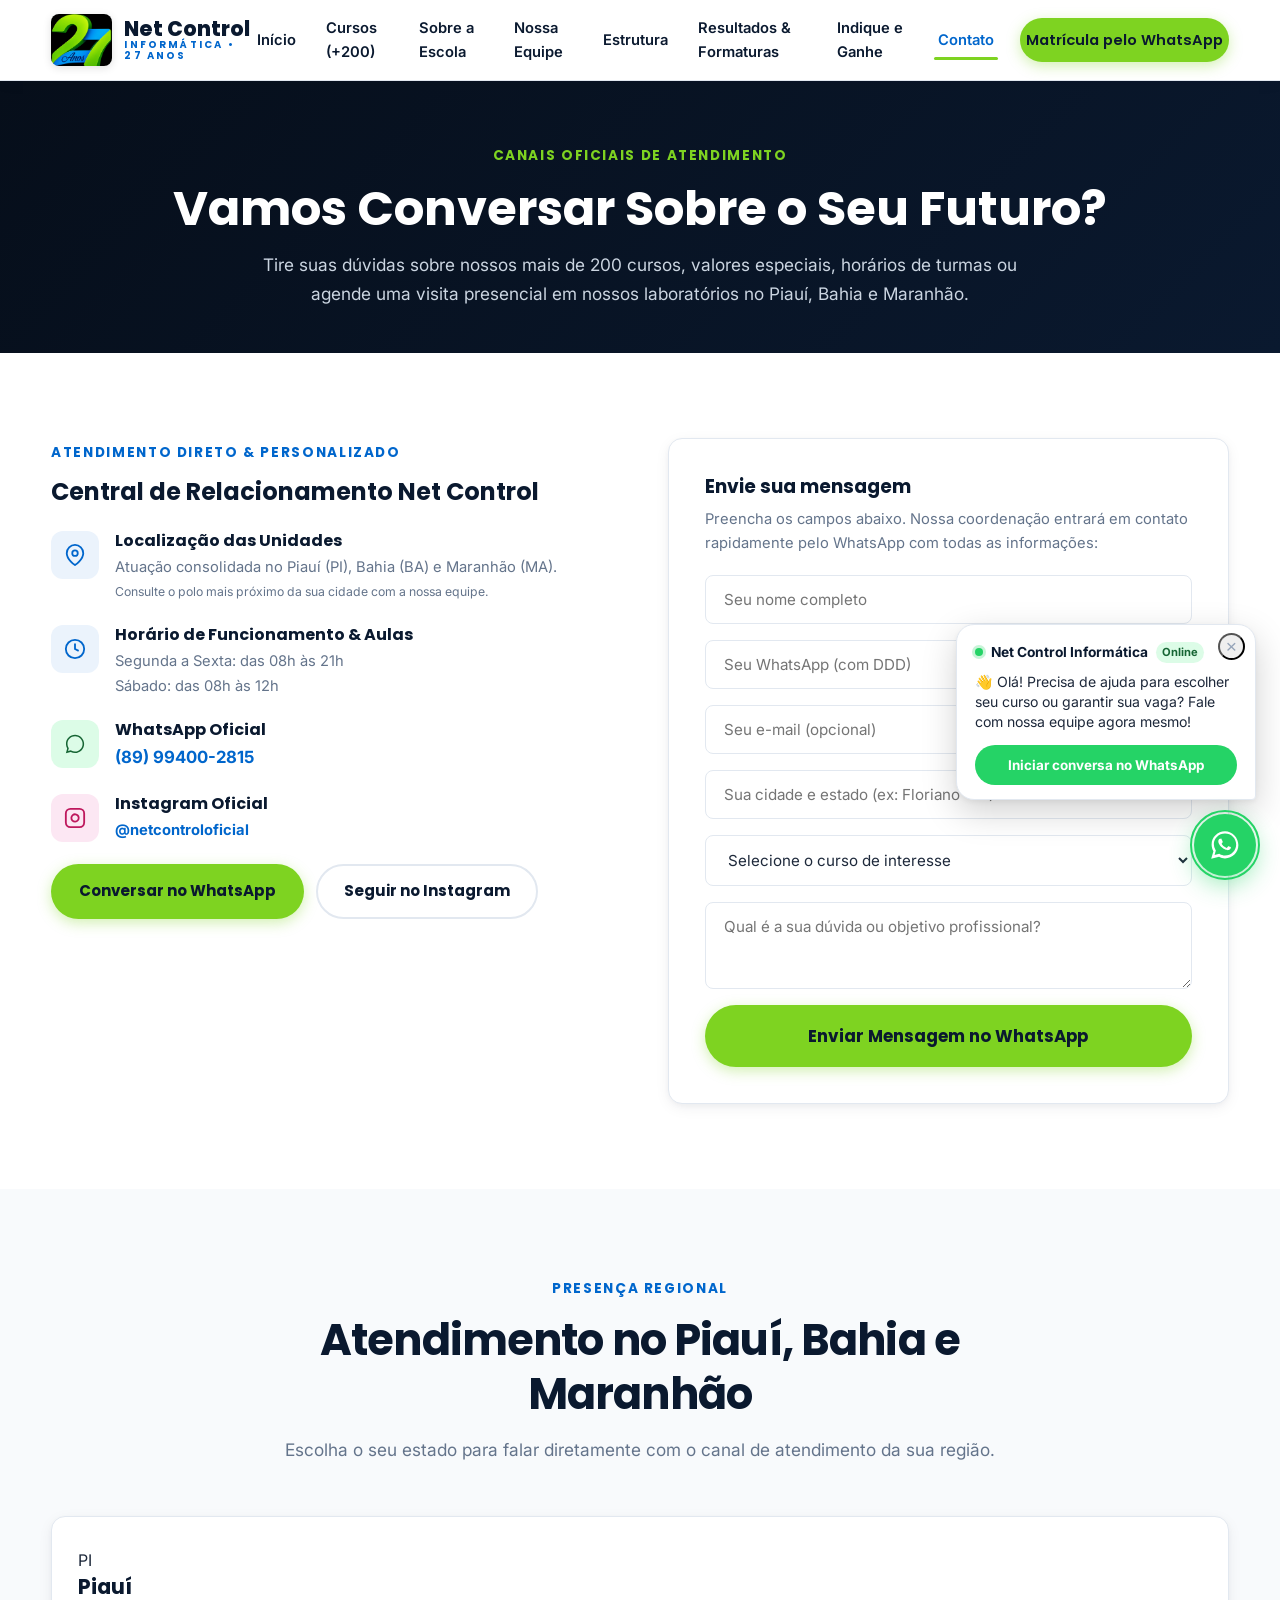
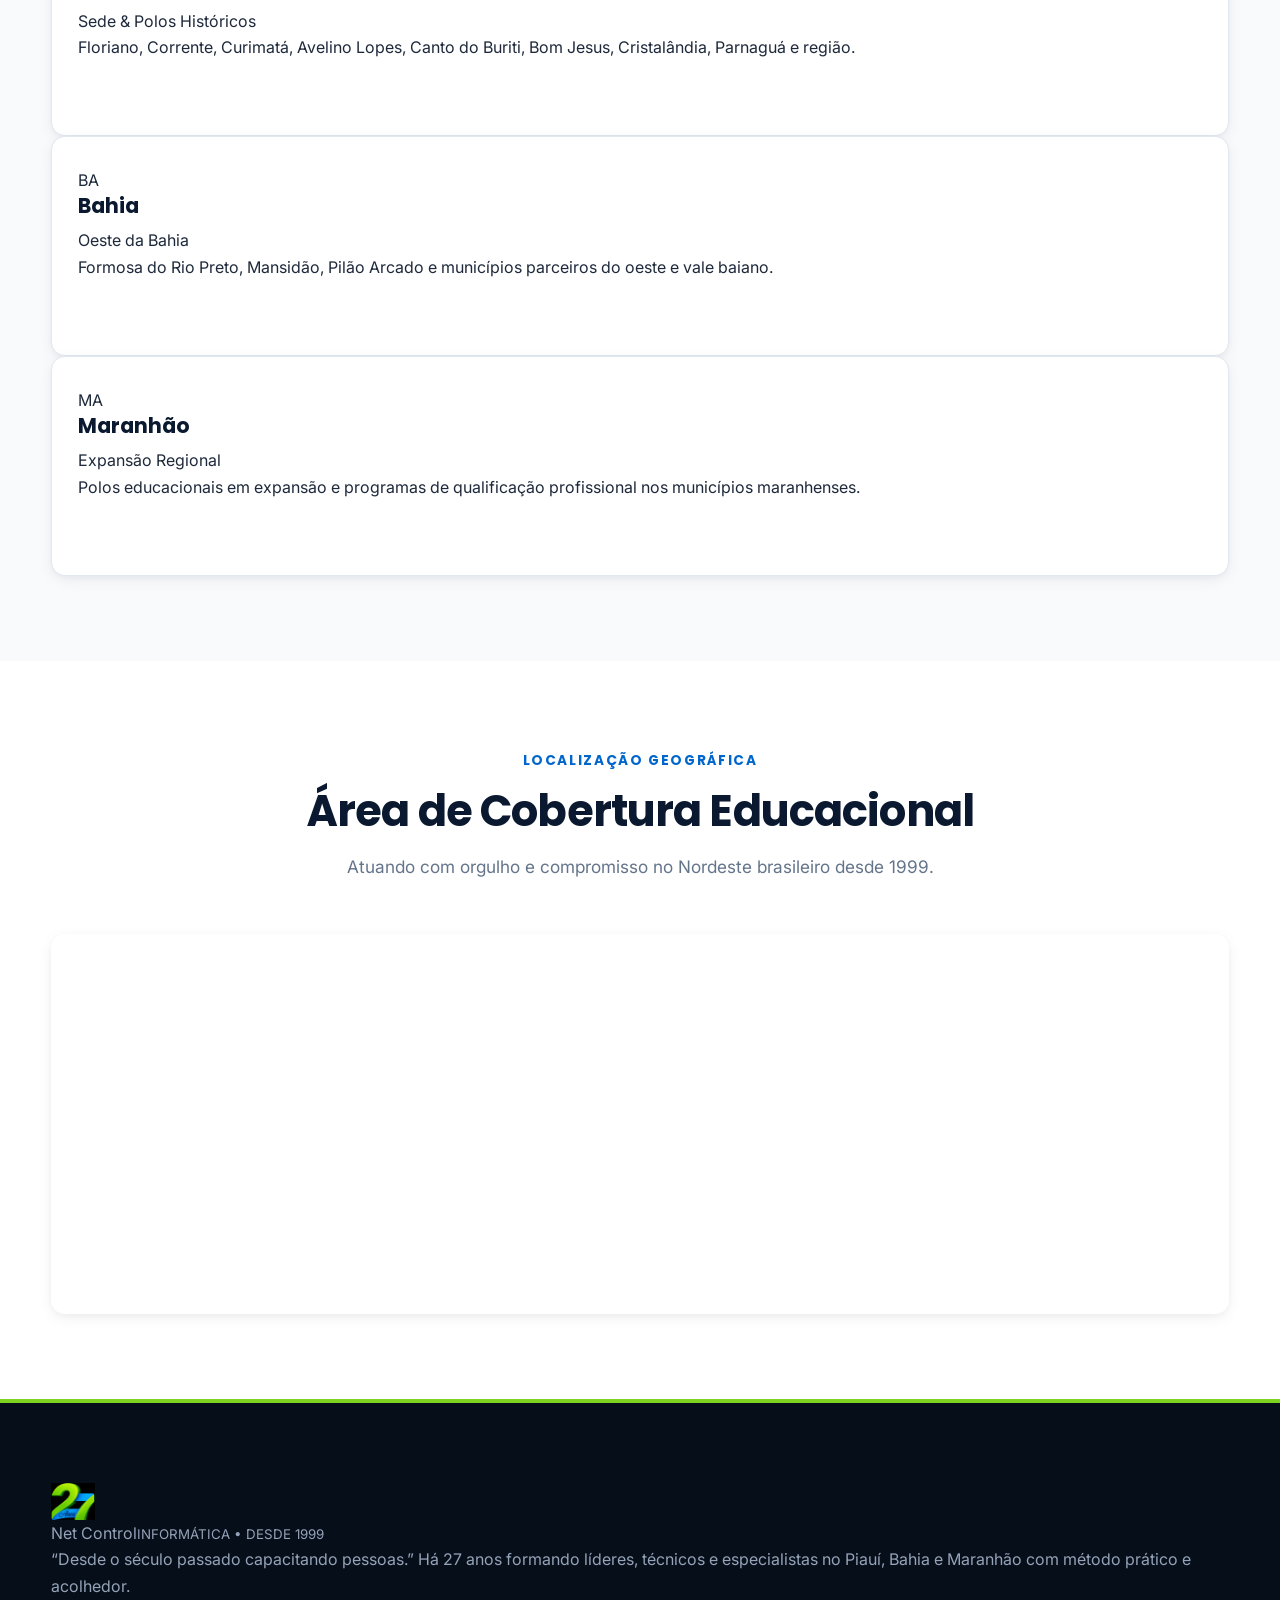
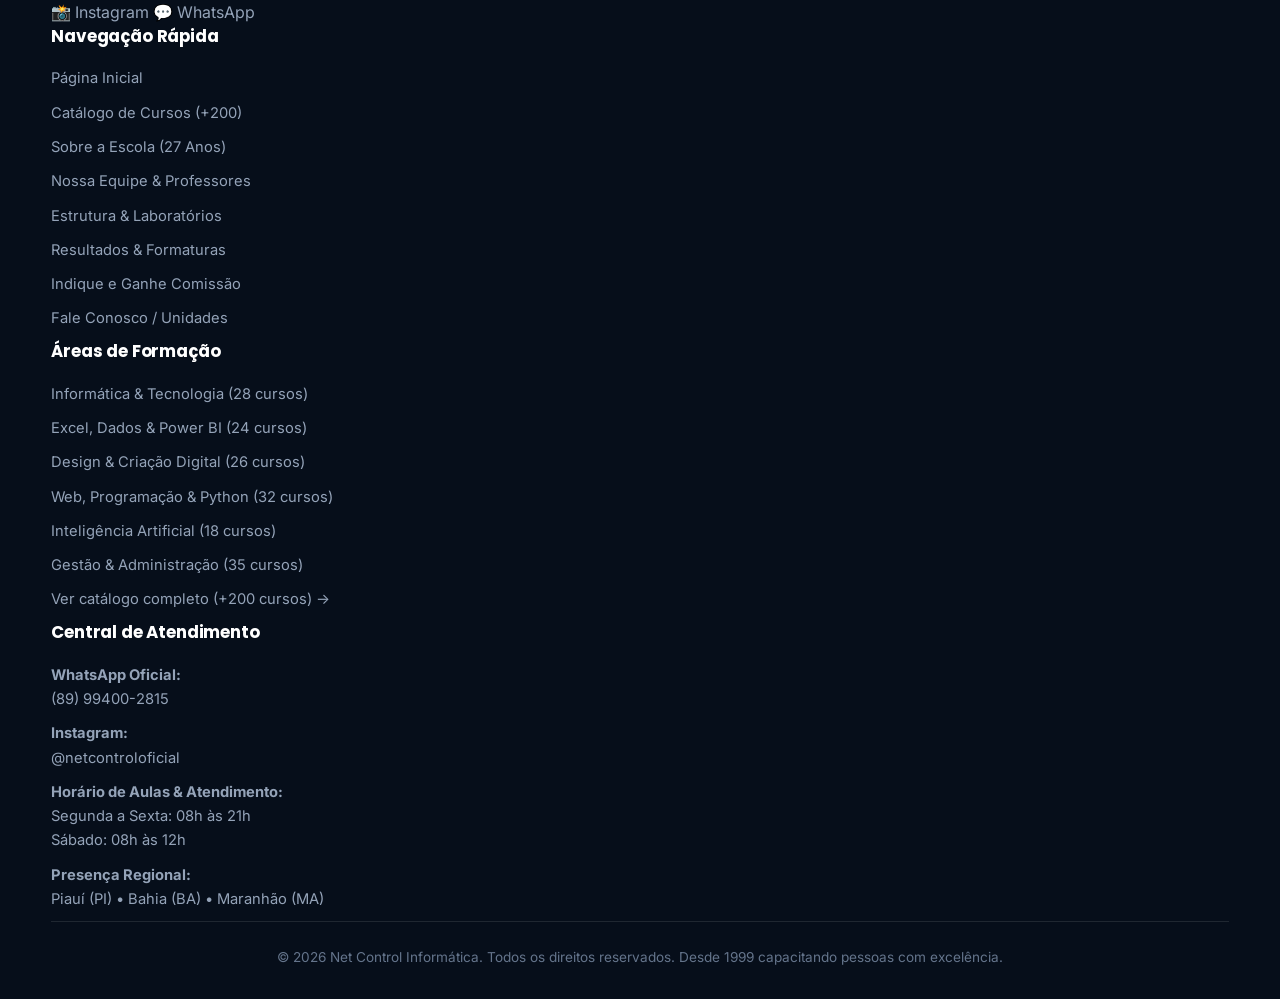
<file: contato.html>
<!DOCTYPE html>
<html lang="pt-BR">
<head>
  <meta charset="UTF-8">
  <meta name="viewport" content="width=device-width, initial-scale=1">
  <title>Fale Conosco & Unidades | Net Control Informática</title>
  <meta name="description" content="Entre em contato com a Net Control Informática pelo WhatsApp (89) 99400-2815 ou Instagram @netcontroloficial. Atendimento no Piauí, Bahia e Maranhão.">
  <meta name="theme-color" content="#0A192F">
  <link rel="icon" href="assets/img/emblema-27.png">
  <link rel="preconnect" href="https://fonts.googleapis.com">
  <link rel="preconnect" href="https://fonts.gstatic.com" crossorigin>
  <link href="https://fonts.googleapis.com/css2?family=Poppins:wght@500;600;700;800&family=Inter:wght@400;500;600;700&display=swap" rel="stylesheet">
  <link rel="stylesheet" href="css/style.css">
</head>
<body data-page="contato">

  <a class="skip" href="#main">Ir para o conteúdo principal</a>

  <header id="siteHeader">
    <div class="container nav">
      <a href="index.html" class="logo" aria-label="Net Control Informática - Início">
        <img src="assets/img/emblema-27.png" alt="Net Control 27 Anos" class="logo-emblem" width="48" height="48">
        <span class="logo-text">Net Control<small>INFORMÁTICA • 27 ANOS</small></span>
      </a>
      <button class="burger" id="burgerBtn" aria-label="Abrir menu de navegação" aria-expanded="false">☰</button>
      <nav class="menu" id="primaryMenu" aria-label="Menu principal">
        <a href="index.html">Início</a>
        <a href="cursos.html">Cursos (+200)</a>
        <a href="sobre.html">Sobre a Escola</a>
        <a href="equipe.html">Nossa Equipe</a>
        <a href="estrutura.html">Estrutura</a>
        <a href="resultados.html">Resultados & Formaturas</a>
        <a href="indique.html">Indique e Ganhe</a>
        <a href="contato.html" class="active">Contato</a>
        <div class="header-cta">
          <a class="btn btn-primary btn-sm" href="https://wa.me/5589994002815?text=Ol%C3%A1!%20Vim%20pelo%20site%20e%20gostaria%20de%20fazer%20minha%20matr%C3%ADcula%20na%20Net%20Control." target="_blank" rel="noopener">
            Matrícula pelo WhatsApp
          </a>
        </div>
      </nav>
    </div>
  </header>

<main id="main">
  <!-- Page Hero -->
  <section class="page-hero reveal">
    <div class="container">
      <span class="eyebrow" style="color:var(--green)">Canais Oficiais de Atendimento</span>
      <h1>Vamos Conversar Sobre o Seu Futuro?</h1>
      <p>Tire suas dúvidas sobre nossos mais de 200 cursos, valores especiais, horários de turmas ou agende uma visita presencial em nossos laboratórios no Piauí, Bahia e Maranhão.</p>
    </div>
  </section>

  <!-- Contatos & Formulário -->
  <section class="bg-white">
    <div class="container split" style="align-items:start">
      <div class="reveal">
        <span class="eyebrow">Atendimento Direto & Personalizado</span>
        <h2 style="margin-bottom:24px">Central de Relacionamento Net Control</h2>
        
        <div class="info-item">
          <div class="info-icon">
            <svg width="22" height="22" viewBox="0 0 24 24" fill="none" stroke="currentColor" stroke-width="2"><path d="M21 10c0 7-9 13-9 13s-9-6-9-13a9 9 0 0 1 18 0z"></path><circle cx="12" cy="10" r="3"></circle></svg>
          </div>
          <div>
            <h4>Localização das Unidades</h4>
            <p>Atuação consolidada no Piauí (PI), Bahia (BA) e Maranhão (MA).<br><small style="color:var(--text-muted)">Consulte o polo mais próximo da sua cidade com a nossa equipe.</small></p>
          </div>
        </div>

        <div class="info-item">
          <div class="info-icon">
            <svg width="22" height="22" viewBox="0 0 24 24" fill="none" stroke="currentColor" stroke-width="2"><circle cx="12" cy="12" r="10"></circle><polyline points="12 6 12 12 16 14"></polyline></svg>
          </div>
          <div>
            <h4>Horário de Funcionamento & Aulas</h4>
            <p>Segunda a Sexta: das 08h às 21h<br>Sábado: das 08h às 12h</p>
          </div>
        </div>

        <div class="info-item">
          <div class="info-icon" style="background:#DCFCE7;color:#166534">
            <svg width="22" height="22" viewBox="0 0 24 24" fill="currentColor"><path d="M12.04 2C6.58 2 2.13 6.45 2.13 11.91C2.13 13.66 2.59 15.36 3.45 16.86L2.05 22L7.3 20.62C8.75 21.41 10.38 21.83 12.04 21.83C17.5 21.83 21.95 17.38 21.95 11.92C21.95 9.27 20.92 6.78 19.05 4.91C17.18 3.03 14.69 2 12.04 2M12.05 3.67C14.25 3.67 16.31 4.53 17.87 6.09C19.42 7.65 20.28 9.72 20.28 11.92C20.28 16.46 16.58 20.15 12.04 20.15C10.56 20.15 9.11 19.76 7.85 19L7.55 18.83L4.43 19.65L5.26 16.61L5.06 16.29C4.24 15 3.8 13.47 3.8 11.91C3.81 7.37 7.5 3.67 12.05 3.67Z"/></svg>
          </div>
          <div>
            <h4>WhatsApp Oficial</h4>
            <p><a href="https://wa.me/5589994002815?text=Ol%C3%A1!%20Gostaria%20de%20saber%20mais%20sobre%20os%20cursos%20da%20Net%20Control%20Inform%C3%A1tica." target="_blank" rel="noopener" style="color:var(--blue);font-weight:700;font-size:1.05rem">(89) 99400-2815</a></p>
          </div>
        </div>

        <div class="info-item">
          <div class="info-icon" style="background:#FCE7F3;color:#BE185D">
            <svg width="22" height="22" viewBox="0 0 24 24" fill="none" stroke="currentColor" stroke-width="2"><rect x="2" y="2" width="20" height="20" rx="5" ry="5"></rect><path d="M16 11.37A4 4 0 1 1 12.63 8 4 4 0 0 1 16 11.37z"></path><line x1="17.5" y1="6.5" x2="17.51" y2="6.5"></line></svg>
          </div>
          <div>
            <h4>Instagram Oficial</h4>
            <p><a href="https://www.instagram.com/netcontroloficial/" target="_blank" rel="noopener" style="color:var(--blue);font-weight:700">@netcontroloficial</a></p>
          </div>
        </div>

        <div style="display:flex;gap:12px;flex-wrap:wrap;margin-top:20px">
          <a class="btn btn-primary" href="https://wa.me/5589994002815?text=Ol%C3%A1!%20Gostaria%20de%20falar%20com%20a%20equipe%20de%20atendimento%20da%20Net%20Control." target="_blank" rel="noopener">
            Conversar no WhatsApp
          </a>
          <a class="btn btn-outline-dark" href="https://www.instagram.com/netcontroloficial/" target="_blank" rel="noopener">
            Seguir no Instagram
          </a>
        </div>
      </div>

      <!-- Formulário de Contato -->
      <div class="contact-card reveal">
        <h3 style="margin-bottom:8px">Envie sua mensagem</h3>
        <p style="color:var(--text-muted);font-size:0.92rem;margin-bottom:20px">Preencha os campos abaixo. Nossa coordenação entrará em contato rapidamente pelo WhatsApp com todas as informações:</p>
        
        <form id="contact-form">
          <input name="nome" placeholder="Seu nome completo" required>
          <input name="tel" type="tel" placeholder="Seu WhatsApp (com DDD)" required>
          <input name="email" type="email" placeholder="Seu e-mail (opcional)">
          <input name="cidade" placeholder="Sua cidade e estado (ex: Floriano - PI)" required>
          <select name="curso" aria-label="Curso de interesse" required>
            <option value="">Selecione o curso de interesse</option>
            <option>Informática Profissional Essencial & Windows 11</option>
            <option>Excel Avançado, Dashboards & Power BI</option>
            <option>Assistente Administrativo & Gestão Empresarial</option>
            <option>Design Gráfico, Photoshop & Mídias Sociais</option>
            <option>Programação Web Full-Stack & Python</option>
            <option>Inteligência Artificial na Prática (ChatGPT e Automação)</option>
            <option>Montagem e Manutenção de Computadores & Redes</option>
            <option>Inglês Profissional & Atendimento Corporativo</option>
            <option>Outro curso do catálogo (+200 opções)</option>
          </select>
          <textarea name="msg" rows="3" placeholder="Qual é a sua dúvida ou objetivo profissional?"></textarea>
          <button class="btn btn-primary btn-lg" type="submit" style="width:100%">
            Enviar Mensagem no WhatsApp
          </button>
        </form>
      </div>
    </div>
  </section>

  <!-- Cobertura Regional -->
  <section class="bg-soft">
    <div class="container">
      <div class="section-head reveal">
        <span class="eyebrow">Presença Regional</span>
        <h2>Atendimento no Piauí, Bahia e Maranhão</h2>
        <p>Escolha o seu estado para falar diretamente com o canal de atendimento da sua região.</p>
      </div>

      <div class="grid g3">
        <div class="uf-card-rich reveal">
          <div class="uf-card-head">
            <span class="uf-badge-lg">PI</span>
            <div>
              <h3>Piauí</h3>
              <span class="uf-tag">Sede & Polos Históricos</span>
            </div>
          </div>
          <p class="uf-desc">Floriano, Corrente, Curimatá, Avelino Lopes, Canto do Buriti, Bom Jesus, Cristalândia, Parnaguá e região.</p>
          <a class="btn btn-outline btn-sm" href="https://wa.me/5589994002815?text=Ol%C3%A1!%20Gostaria%20de%20informa%C3%A7%C3%B5es%20sobre%20as%20turmas%20da%20Net%20Control%20no%20Piau%C3%AD." target="_blank" rel="noopener">
            Falar com a Unidade PI
          </a>
        </div>

        <div class="uf-card-rich reveal">
          <div class="uf-card-head">
            <span class="uf-badge-lg">BA</span>
            <div>
              <h3>Bahia</h3>
              <span class="uf-tag">Oeste da Bahia</span>
            </div>
          </div>
          <p class="uf-desc">Formosa do Rio Preto, Mansidão, Pilão Arcado e municípios parceiros do oeste e vale baiano.</p>
          <a class="btn btn-outline btn-sm" href="https://wa.me/5589994002815?text=Ol%C3%A1!%20Gostaria%20de%20informa%C3%A7%C3%B5es%20sobre%20as%20turmas%20da%20Net%20Control%20na%20Bahia." target="_blank" rel="noopener">
            Falar com a Unidade BA
          </a>
        </div>

        <div class="uf-card-rich reveal">
          <div class="uf-card-head">
            <span class="uf-badge-lg">MA</span>
            <div>
              <h3>Maranhão</h3>
              <span class="uf-tag">Expansão Regional</span>
            </div>
          </div>
          <p class="uf-desc">Polos educacionais em expansão e programas de qualificação profissional nos municípios maranhenses.</p>
          <a class="btn btn-outline btn-sm" href="https://wa.me/5589994002815?text=Ol%C3%A1!%20Gostaria%20de%20informa%C3%A7%C3%B5es%20sobre%20as%20turmas%20da%20Net%20Control%20no%20Maranh%C3%A3o." target="_blank" rel="noopener">
            Falar com a Unidade MA
          </a>
        </div>
      </div>
    </div>
  </section>

  <!-- Mapa Regional -->
  <section class="bg-white">
    <div class="container">
      <div class="section-head reveal">
        <span class="eyebrow">Localização Geográfica</span>
        <h2>Área de Cobertura Educacional</h2>
        <p>Atuando com orgulho e compromisso no Nordeste brasileiro desde 1999.</p>
      </div>
      <div class="map reveal" style="border-radius:var(--radius);overflow:hidden;box-shadow:var(--shadow);height:380px">
        <iframe src="https://www.google.com/maps?q=Floriano+Piau%C3%AD&output=embed" style="width:100%;height:100%;border:0" loading="lazy" title="Mapa de Atuação Net Control"></iframe>
      </div>
    </div>
  </section>
</main>

  <!-- =======================================================================
       FOOTER INSTITUCIONAL COMPLETO
       ======================================================================= -->
  <footer id="siteFooter">
    <div class="container">
      <div class="footer-grid">
        <div>
          <div class="footer-logo">
            <img src="assets/img/emblema-27.png" alt="Net Control 27 Anos" width="44" height="44">
            <span class="footer-title">Net Control<small>INFORMÁTICA • DESDE 1999</small></span>
          </div>
          <p class="footer-desc">
            “Desde o século passado capacitando pessoas.” Há 27 anos formando líderes, técnicos e especialistas no Piauí, Bahia e Maranhão com método prático e acolhedor.
          </p>
          <div class="footer-socials">
            <a href="https://www.instagram.com/netcontroloficial/" target="_blank" rel="noopener" aria-label="Instagram Oficial">📸 Instagram</a>
            <a href="https://wa.me/5589994002815?text=Ol%C3%A1!%20Gostaria%20de%20saber%20mais%20sobre%20os%20cursos%20da%20Net%20Control%20Inform%C3%A1tica." target="_blank" rel="noopener" aria-label="WhatsApp Oficial">💬 WhatsApp</a>
          </div>
        </div>
        <div>
          <h4>Navegação Rápida</h4>
          <ul>
            <li><a href="index.html">Página Inicial</a></li>
            <li><a href="cursos.html">Catálogo de Cursos (+200)</a></li>
            <li><a href="sobre.html">Sobre a Escola (27 Anos)</a></li>
            <li><a href="equipe.html">Nossa Equipe & Professores</a></li>
            <li><a href="estrutura.html">Estrutura & Laboratórios</a></li>
            <li><a href="resultados.html">Resultados & Formaturas</a></li>
            <li><a href="indique.html">Indique e Ganhe Comissão</a></li>
            <li><a href="contato.html">Fale Conosco / Unidades</a></li>
          </ul>
        </div>
        <div>
          <h4>Áreas de Formação</h4>
          <ul>
            <li><a href="cursos.html#essencial">Informática & Tecnologia (28 cursos)</a></li>
            <li><a href="cursos.html#excel">Excel, Dados & Power BI (24 cursos)</a></li>
            <li><a href="cursos.html#design">Design & Criação Digital (26 cursos)</a></li>
            <li><a href="cursos.html#programacao">Web, Programação & Python (32 cursos)</a></li>
            <li><a href="cursos.html#ia">Inteligência Artificial (18 cursos)</a></li>
            <li><a href="cursos.html#administracao">Gestão & Administração (35 cursos)</a></li>
            <li><a href="cursos.html">Ver catálogo completo (+200 cursos) →</a></li>
          </ul>
        </div>
        <div>
          <h4>Central de Atendimento</h4>
          <ul>
            <li><strong>WhatsApp Oficial:</strong><br><a href="https://wa.me/5589994002815?text=Ol%C3%A1!%20Gostaria%20de%20saber%20mais%20sobre%20os%20cursos%20da%20Net%20Control%20Inform%C3%A1tica." target="_blank" rel="noopener">(89) 99400-2815</a></li>
            <li><strong>Instagram:</strong><br><a href="https://www.instagram.com/netcontroloficial/" target="_blank" rel="noopener">@netcontroloficial</a></li>
            <li><strong>Horário de Aulas & Atendimento:</strong><br>Segunda a Sexta: 08h às 21h<br>Sábado: 08h às 12h</li>
            <li><strong>Presença Regional:</strong><br>Piauí (PI) • Bahia (BA) • Maranhão (MA)</li>
          </ul>
        </div>
      </div>
      <div class="copy">
        © 2026 Net Control Informática. Todos os direitos reservados. Desde 1999 capacitando pessoas com excelência.
      </div>
    </div>
  </footer>

  <!-- Widget Flutuante de WhatsApp -->
  <div class="wa-widget" id="waWidget">
    <div class="wa-bubble show" id="waBubble">
      <button class="wa-bubble-close" id="waClose" aria-label="Fechar balão">&times;</button>
      <div class="wa-bubble-header">
        <span class="wa-status-dot"></span>
        <strong>Net Control Informática</strong>
        <span class="wa-badge">Online</span>
      </div>
      <p>👋 Olá! Precisa de ajuda para escolher seu curso ou garantir sua vaga? Fale com nossa equipe agora mesmo!</p>
      <a href="https://wa.me/5589994002815?text=Ol%C3%A1!%20Gostaria%20de%20saber%20mais%20sobre%20os%20cursos%20da%20Net%20Control%20Inform%C3%A1tica." target="_blank" rel="noopener" class="wa-bubble-btn">
        Iniciar conversa no WhatsApp
      </a>
    </div>
    <a class="wa-float" href="https://wa.me/5589994002815?text=Ol%C3%A1!%20Gostaria%20de%20saber%20mais%20sobre%20os%20cursos%20da%20Net%20Control%20Inform%C3%A1tica." target="_blank" rel="noopener" aria-label="Falar no WhatsApp com a Net Control">
      <span class="wa-pulse"></span>
      <svg viewBox="0 0 32 32" aria-hidden="true">
        <path d="M16 3C9 3 3.4 8.6 3.4 15.5c0 2.3.6 4.4 1.7 6.3L3 29l7.4-1.9c1.8 1 3.7 1.5 5.6 1.5 7 0 12.6-5.6 12.6-12.5S23 3 16 3zm0 22.9c-1.8 0-3.5-.5-5-1.4l-.4-.2-4.4 1.1 1.2-4.3-.3-.4a10.3 10.3 0 0 1-1.6-5.6C5.5 9.8 10.2 5.2 16 5.2s10.5 4.6 10.5 10.3S21.8 25.9 16 25.9zm5.7-7.7c-.3-.2-1.9-.9-2.2-1s-.5-.2-.7.2-.8 1-1 1.2-.4.2-.7.1a8.5 8.5 0 0 1-4.2-3.7c-.3-.6.3-.5.9-1.7.1-.2 0-.4 0-.5l-1-2.3c-.3-.6-.5-.5-.7-.5h-.6c-.2 0-.5.1-.8.4s-1 1-1 2.4 1 2.8 1.2 3c.1.2 2 3.1 4.9 4.3 1.8.8 2.5.9 3.4.7.6-.1 1.9-.8 2.1-1.5s.3-1.4.2-1.5c-.1-.1-.3-.2-.6-.4z"/>
      </svg>
    </a>
  </div>

  <script src="js/main.js"></script>
</body>
</html>
</file>
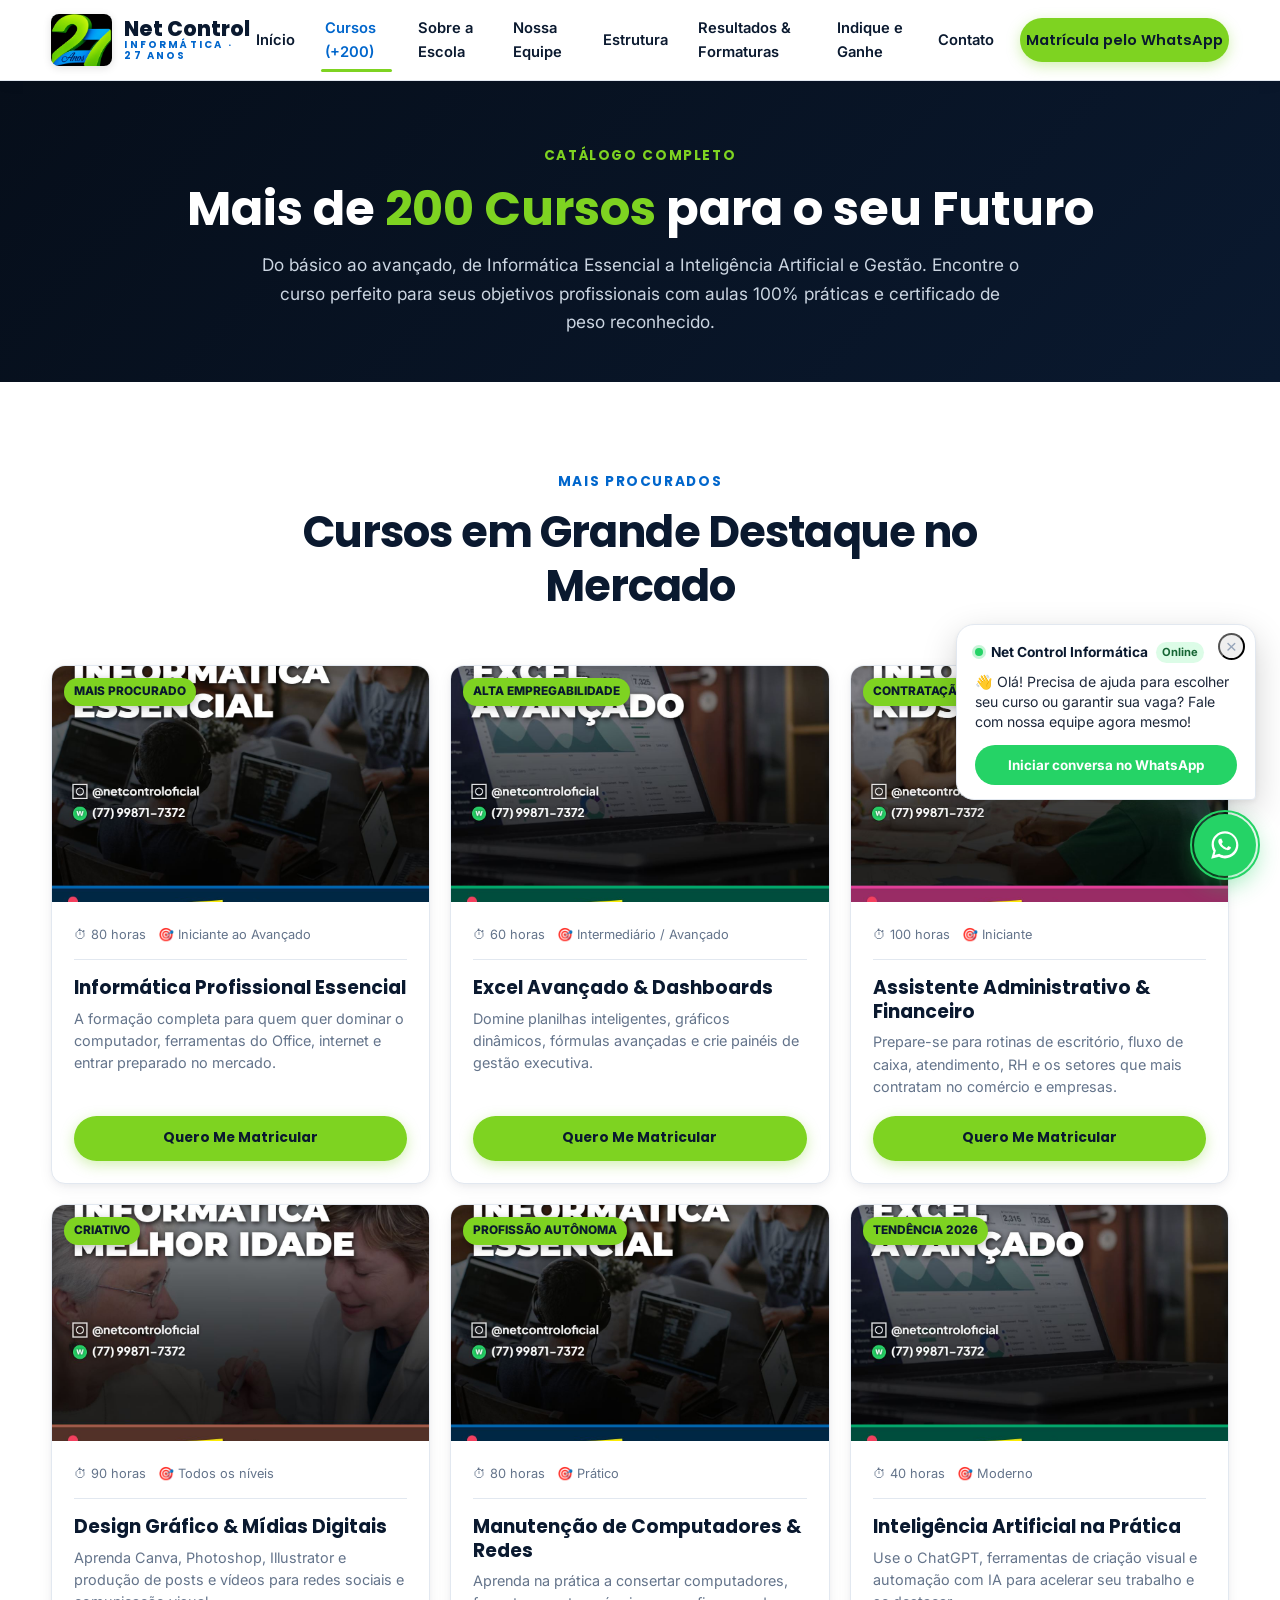
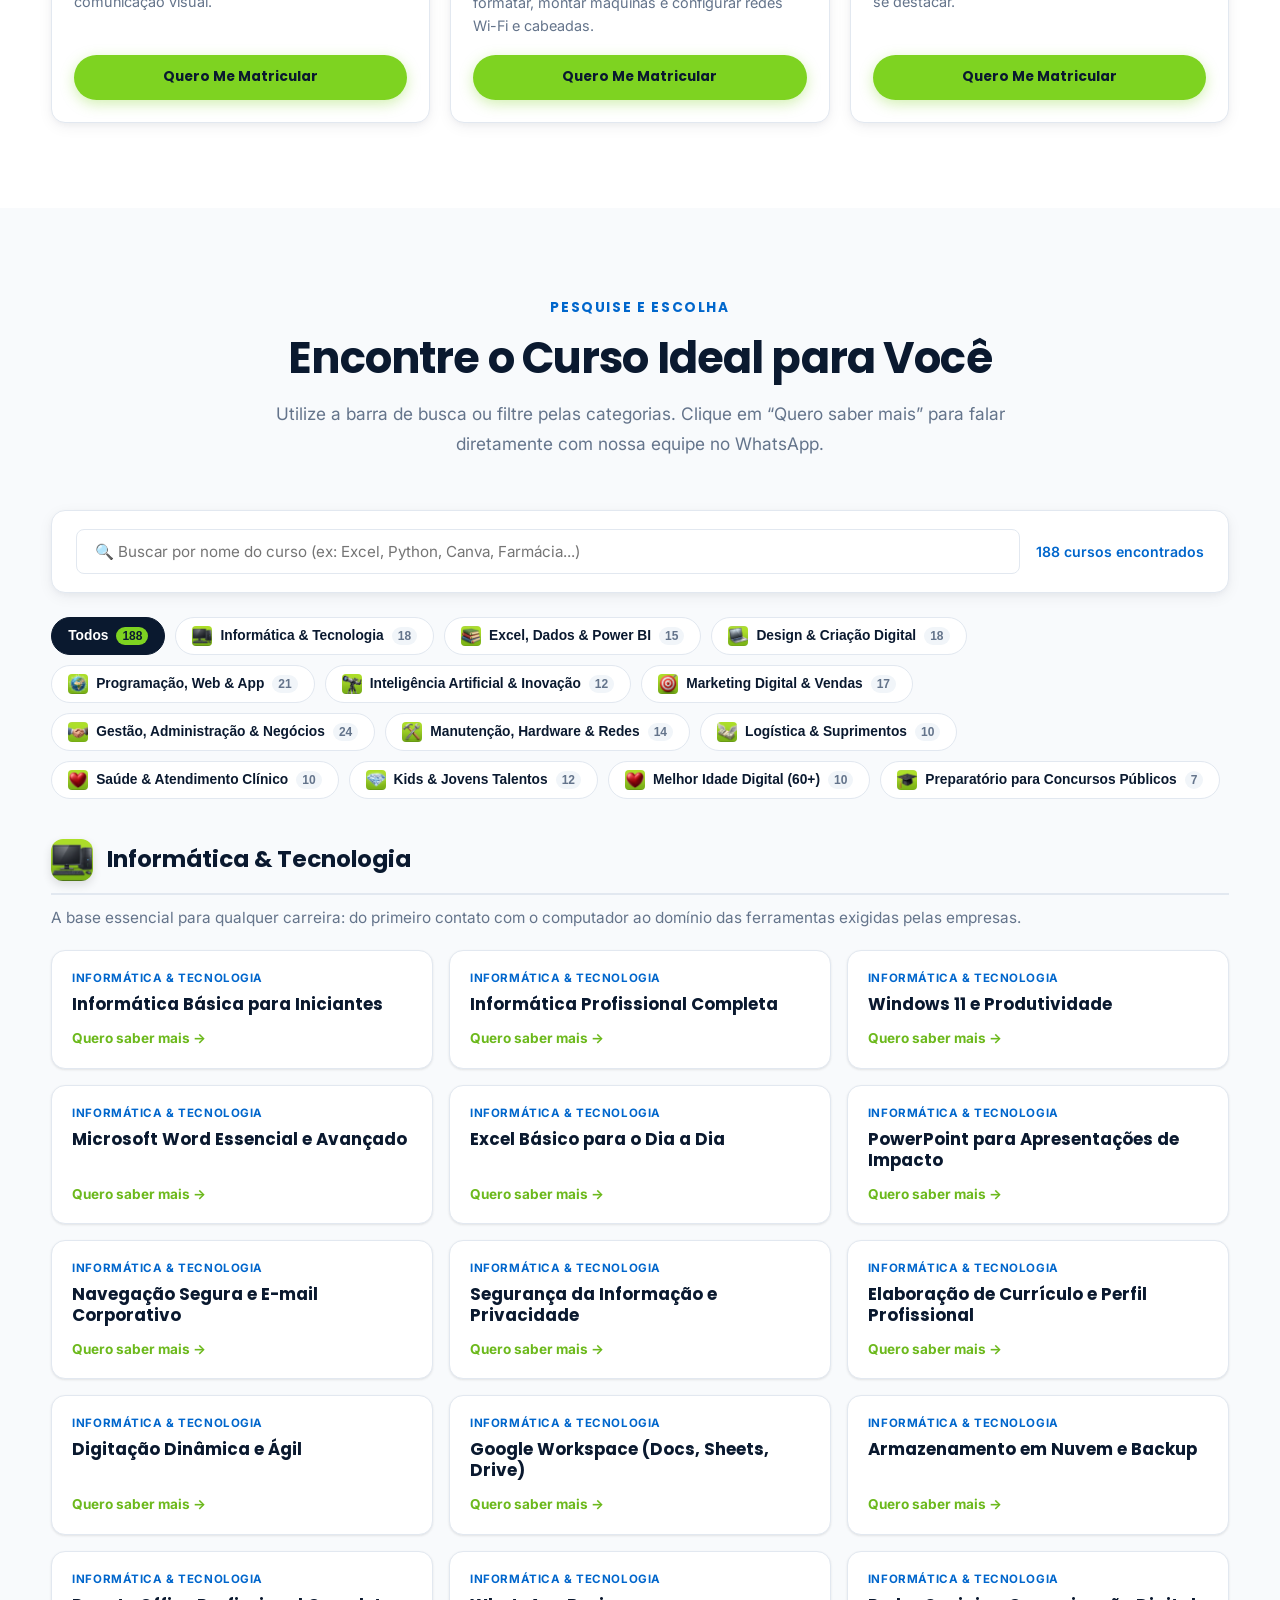
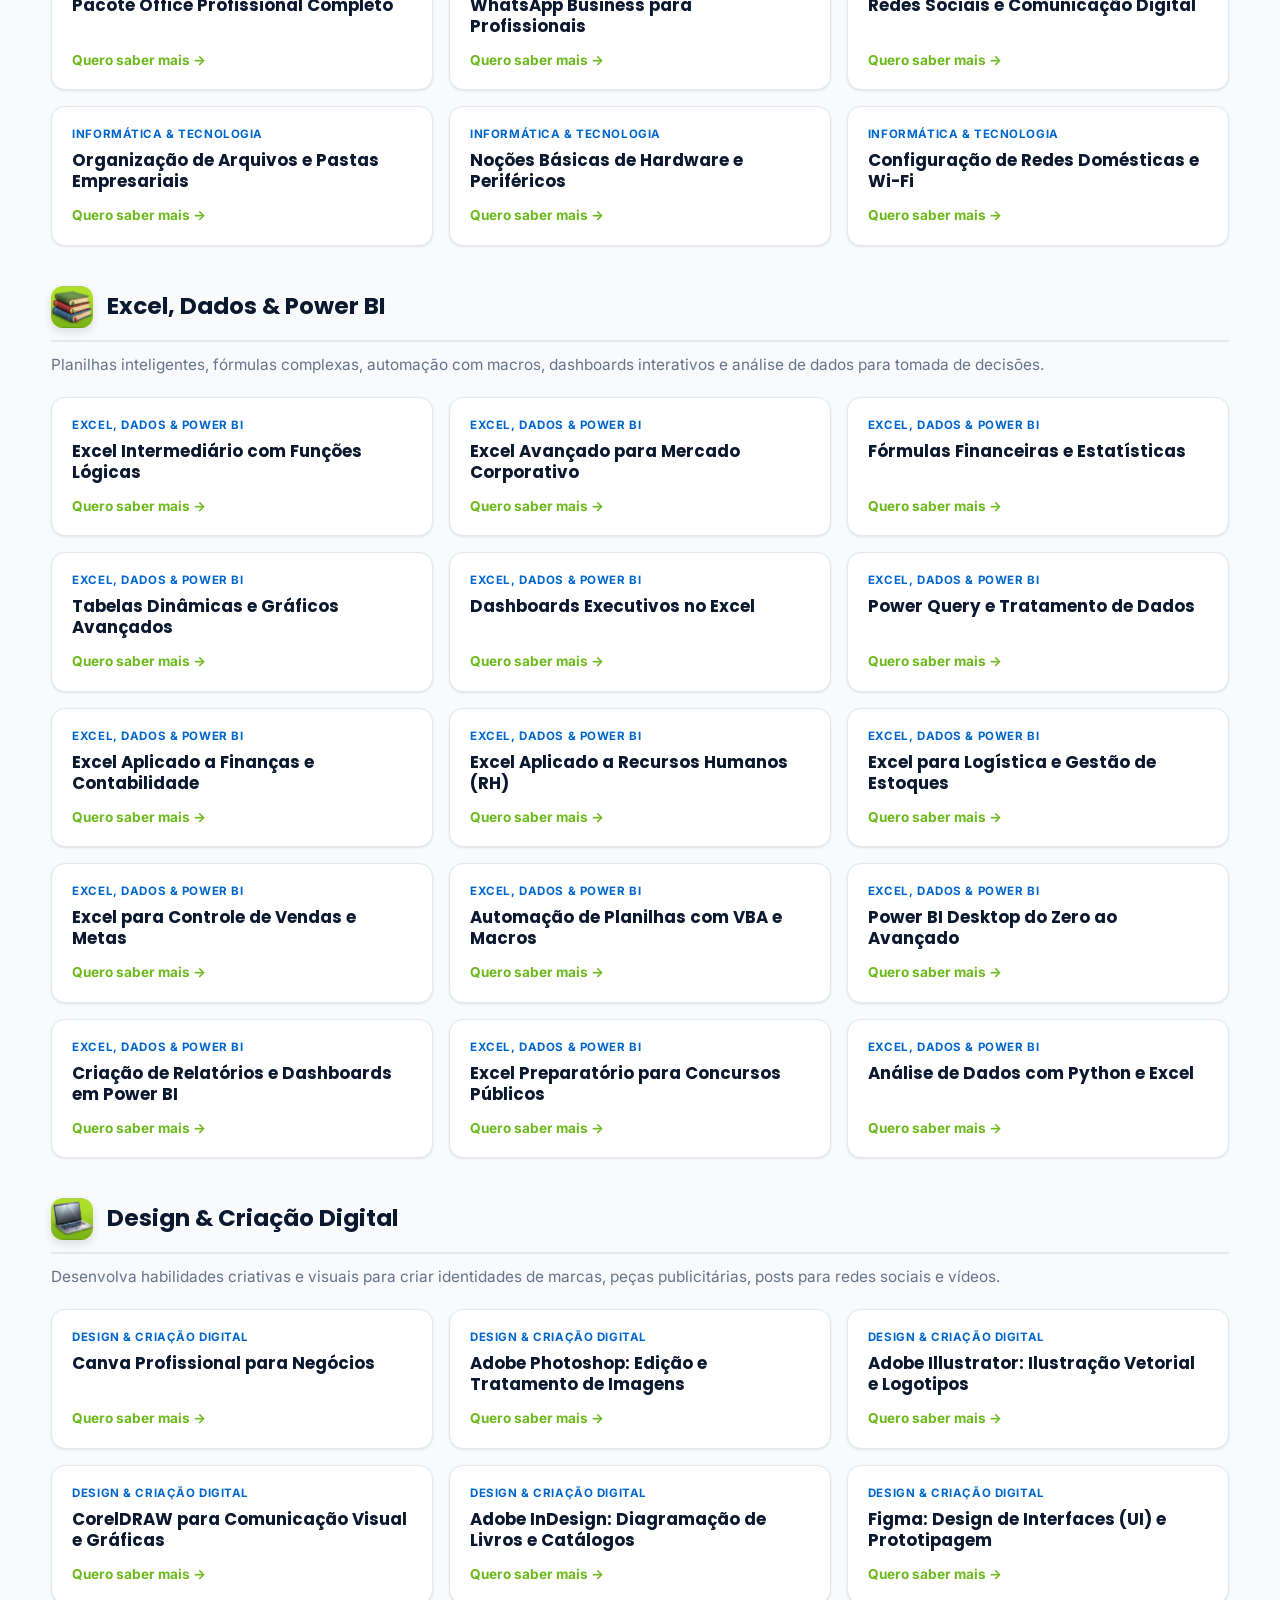
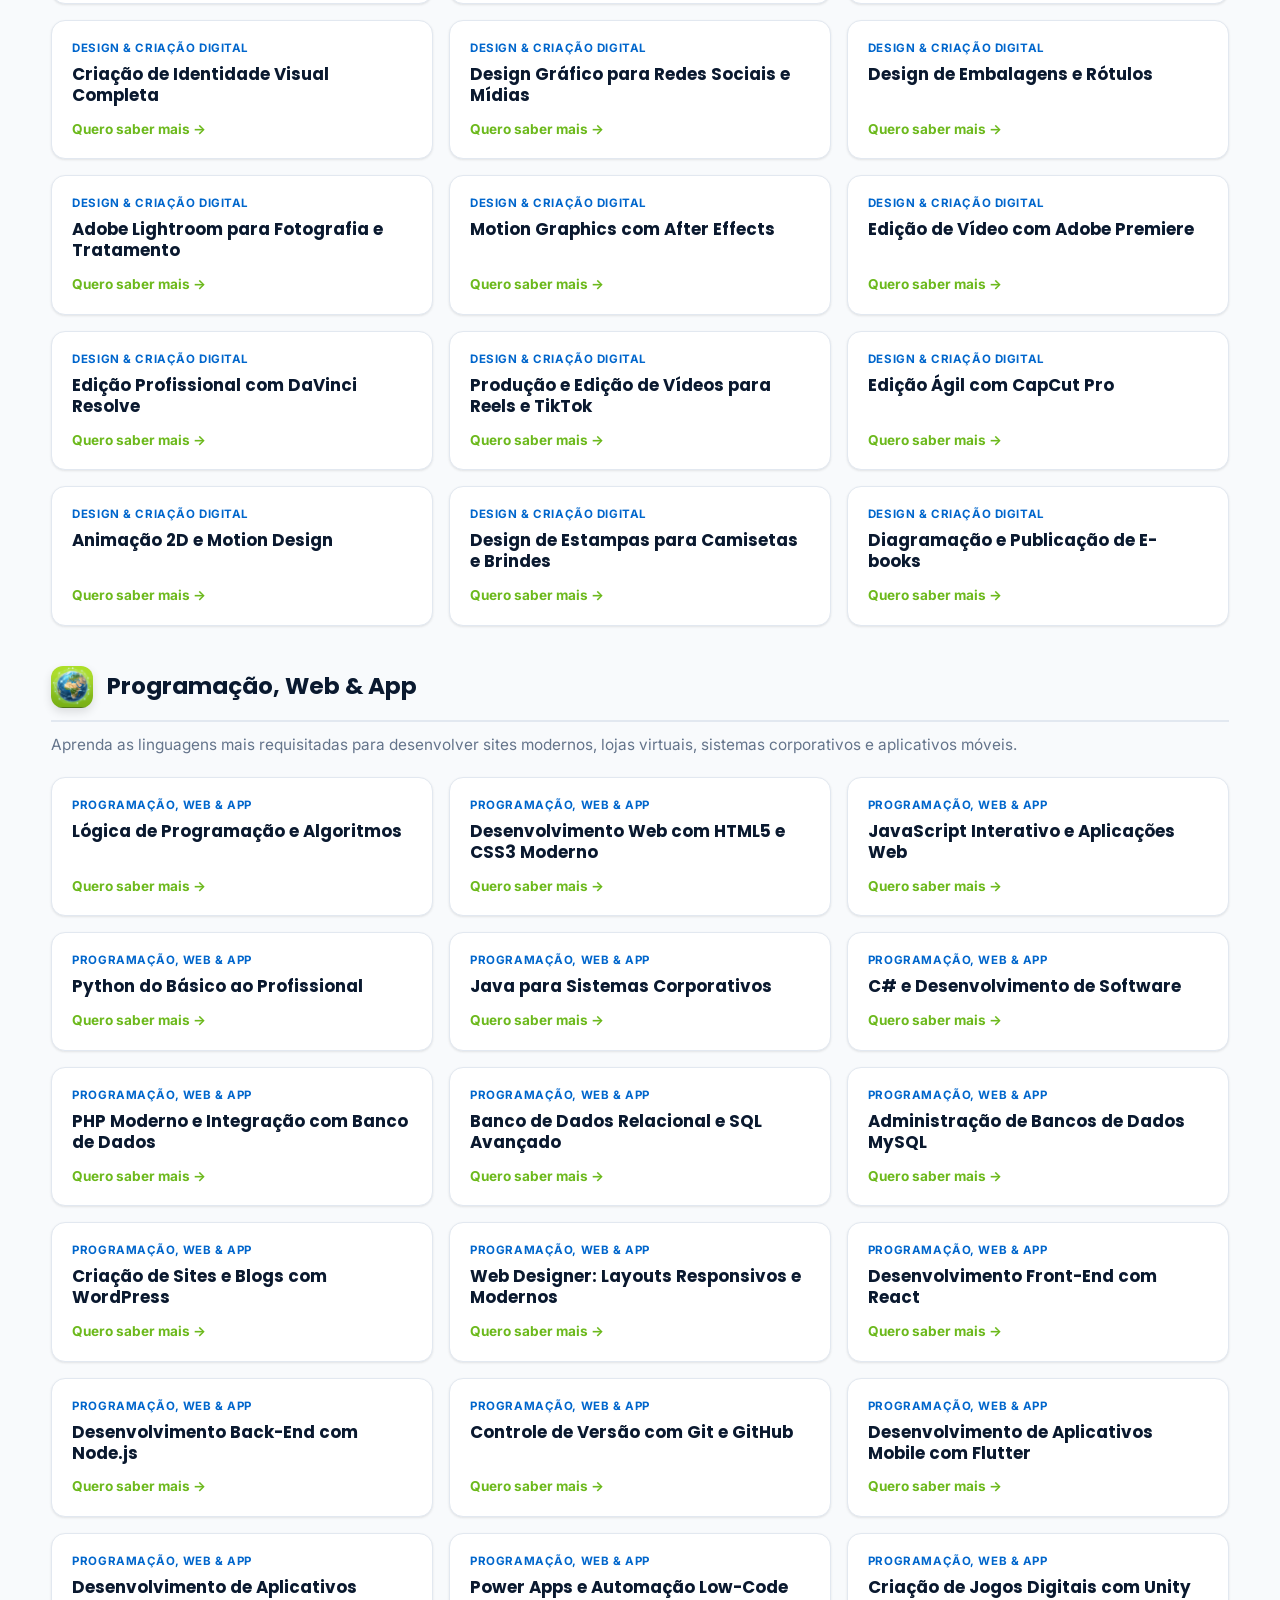
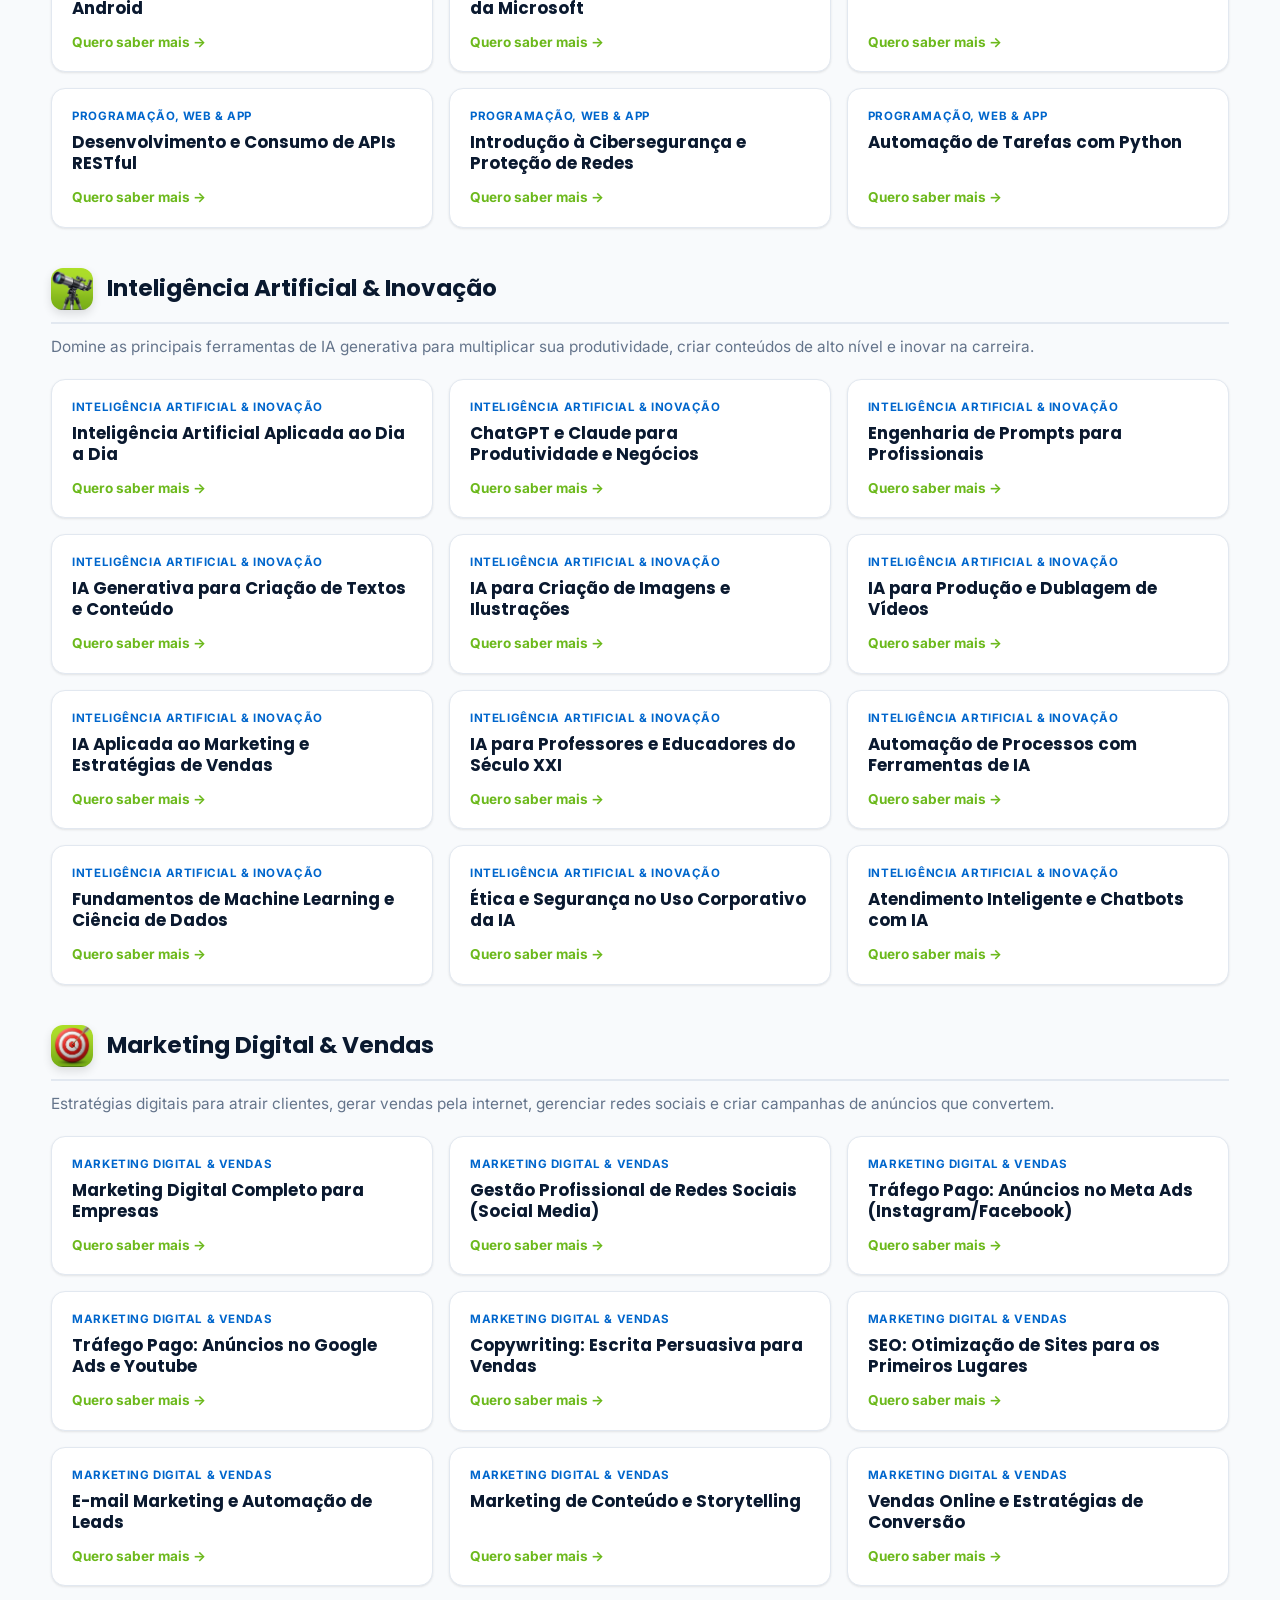
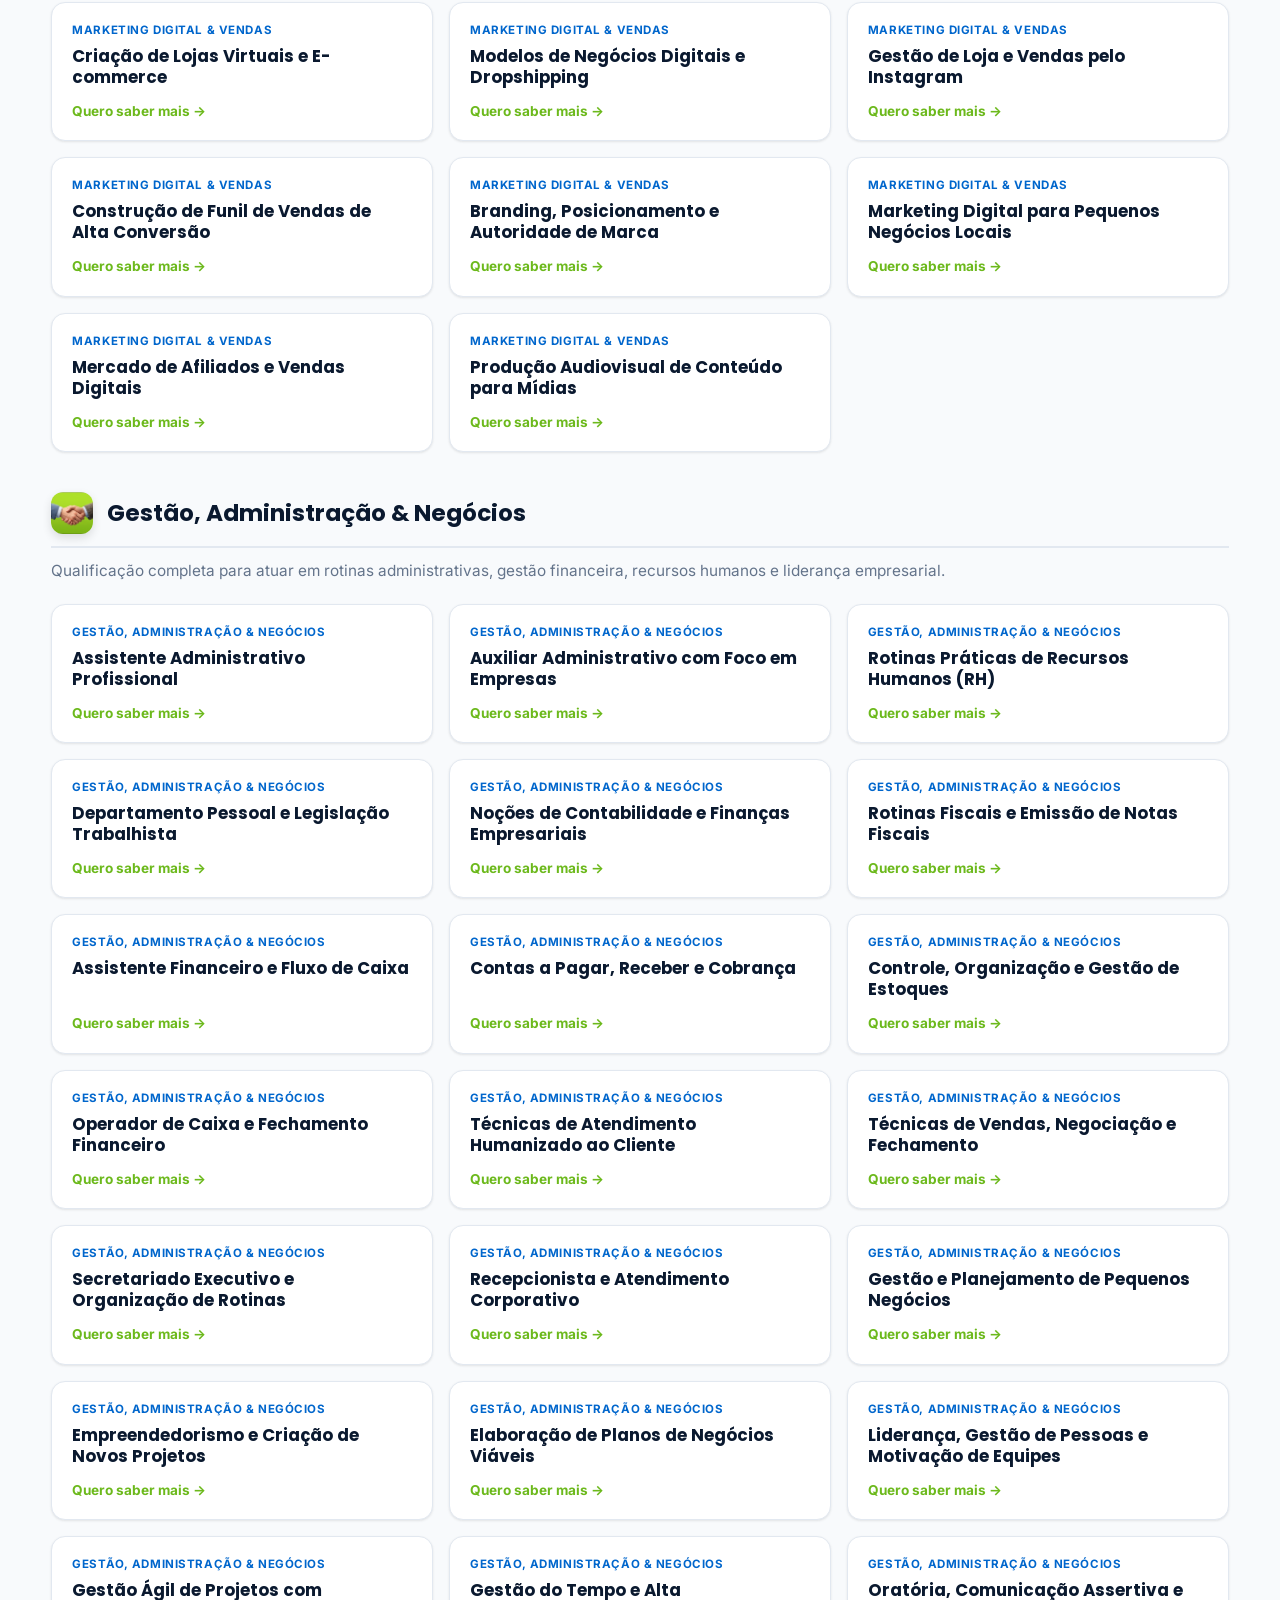
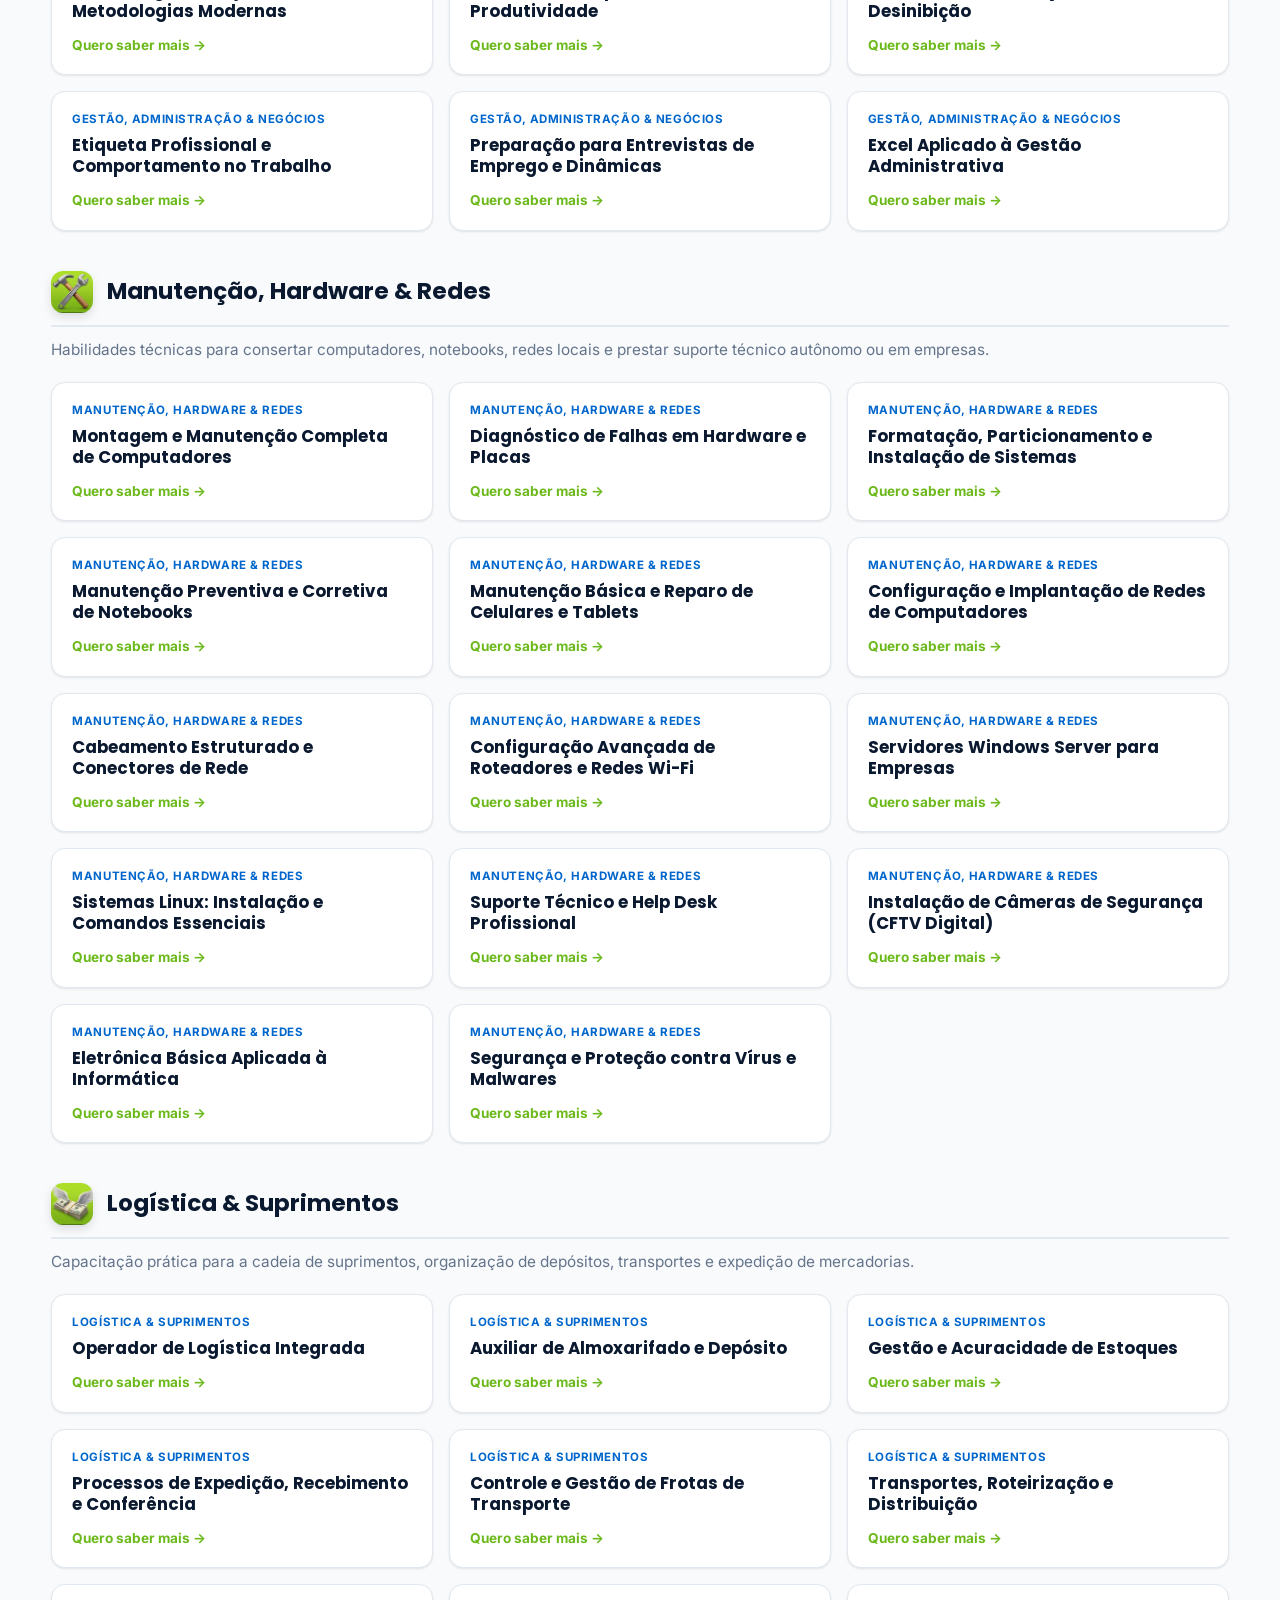
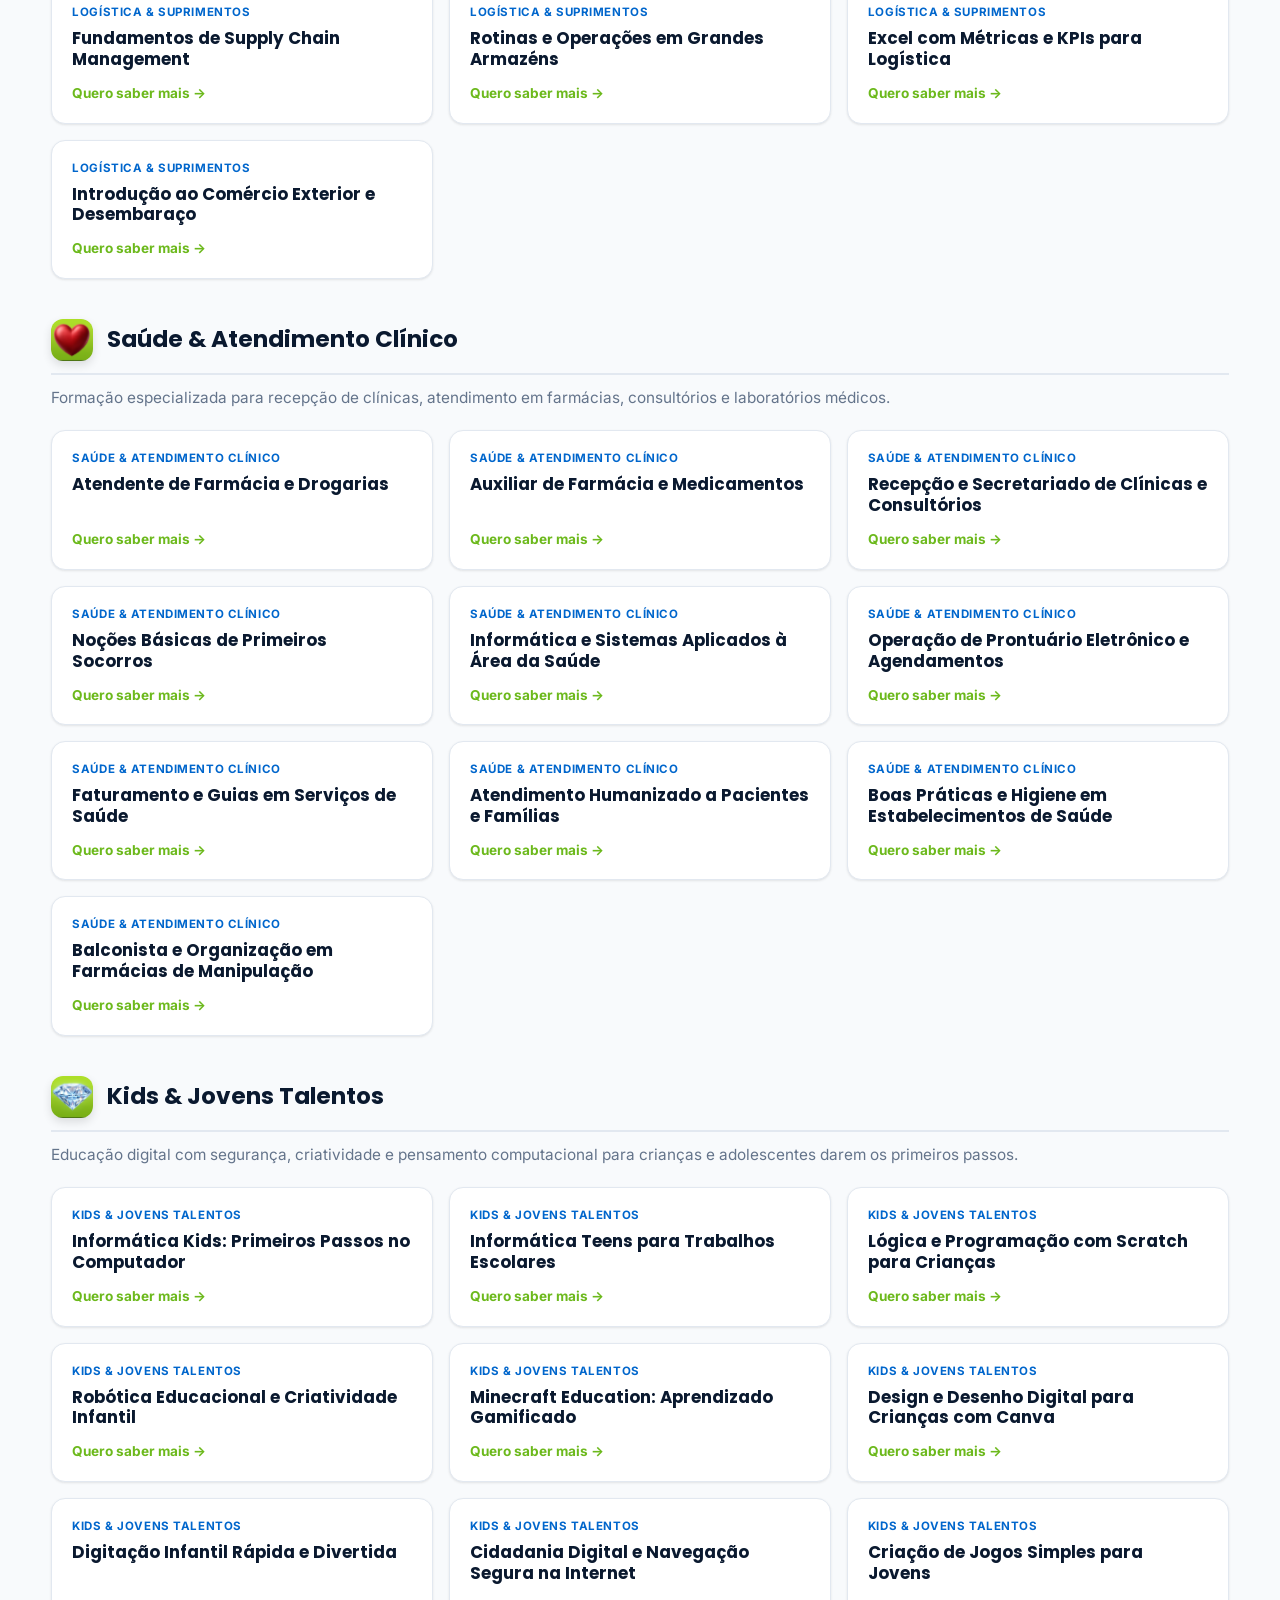
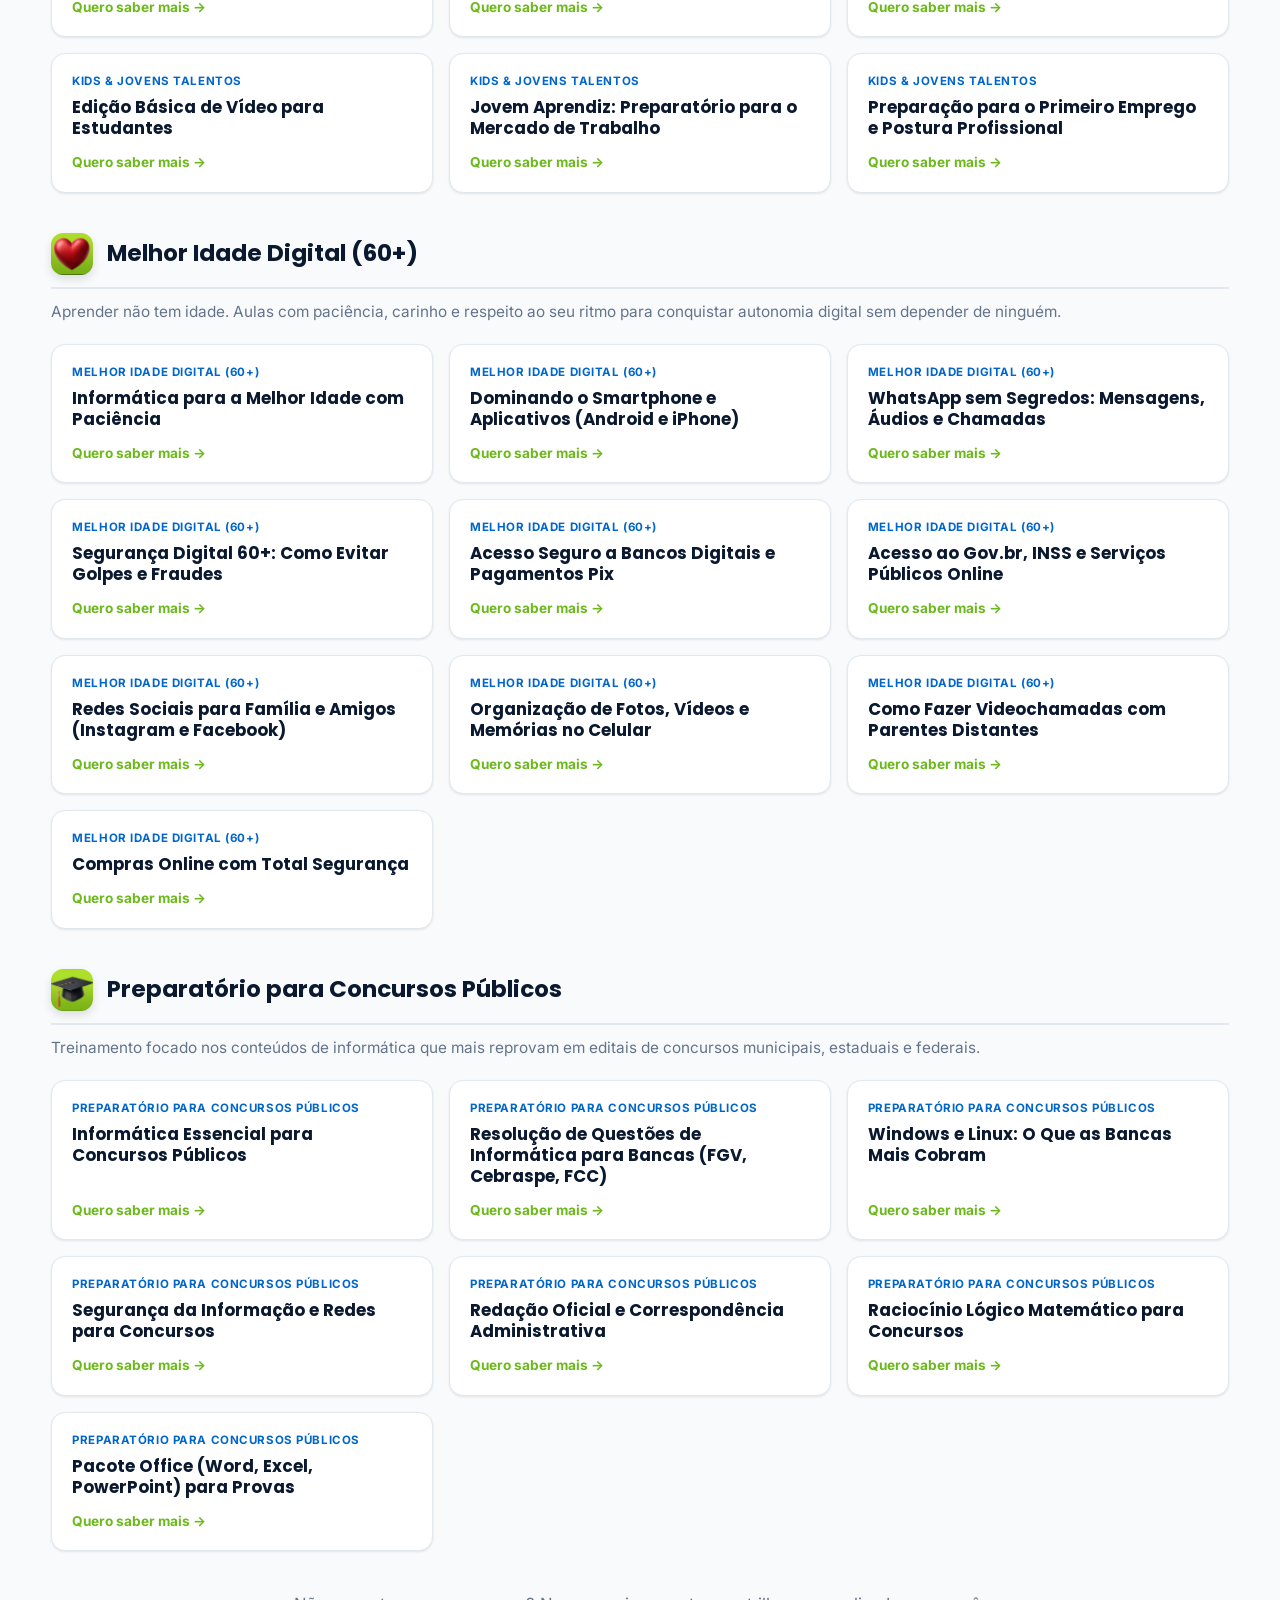
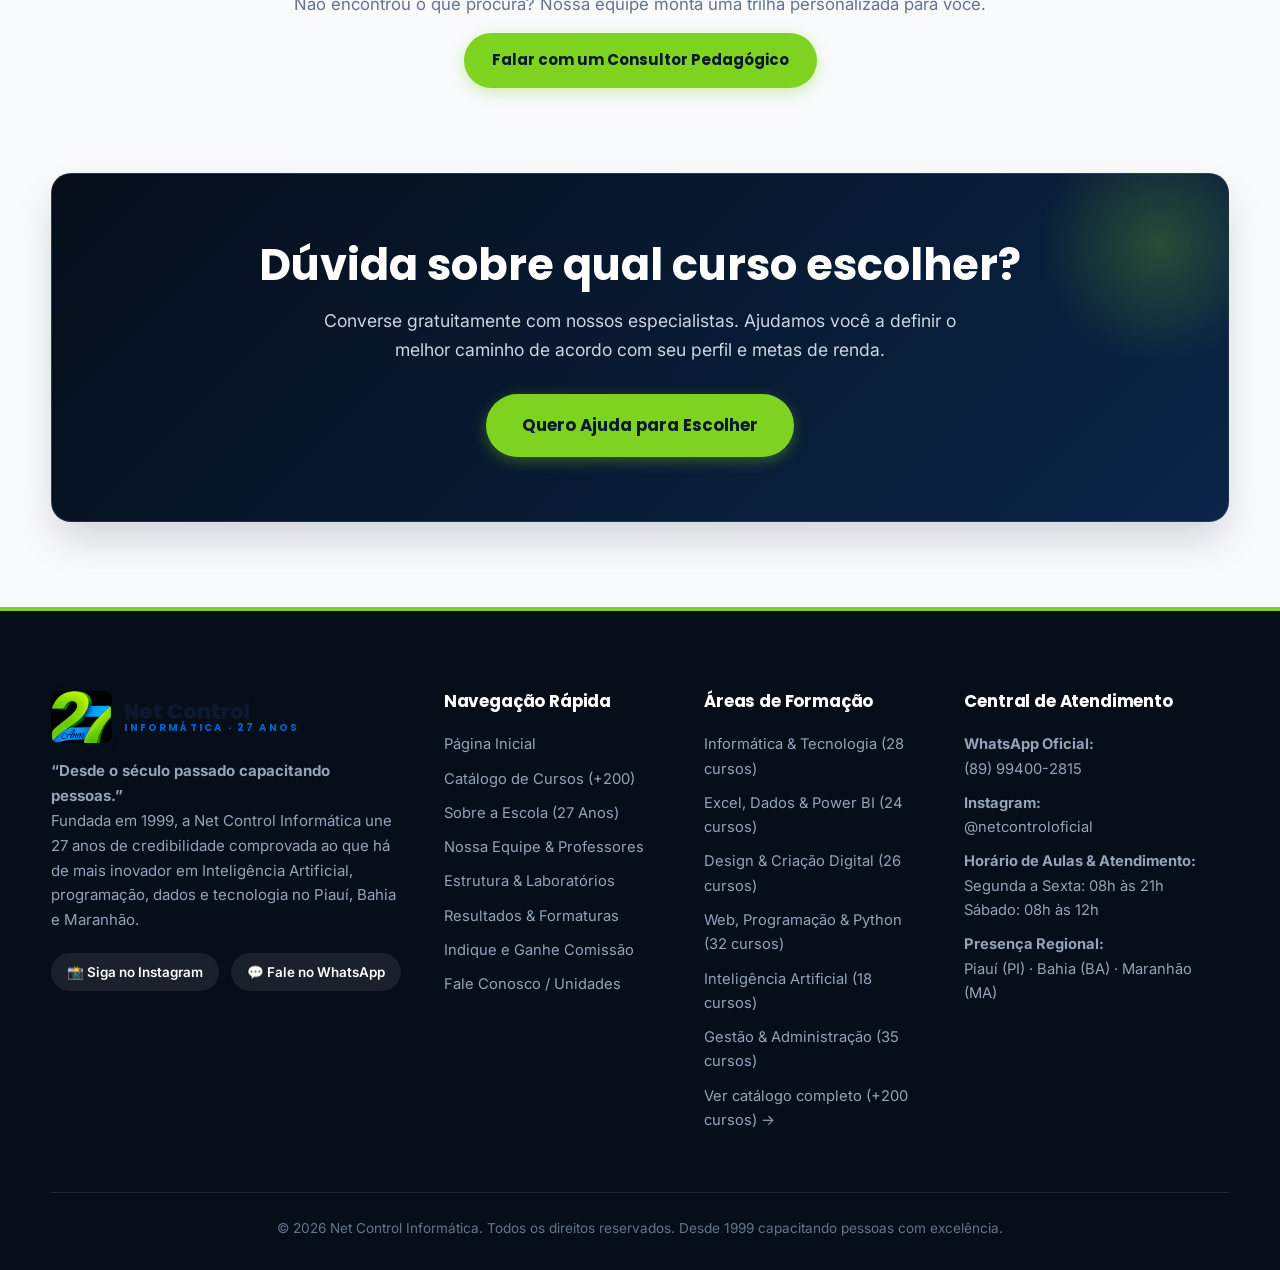
<file: cursos.html>
<!DOCTYPE html>
<html lang="pt-BR">
<head>
  <meta charset="UTF-8">
  <meta name="viewport" content="width=device-width, initial-scale=1">
  <title>Catálogo Completo: Mais de 200 Cursos | Net Control Informática</title>
  <meta name="description" content="Explore mais de 200 cursos profissionalizantes da Net Control Informática: informática, Excel, design, programação, IA, marketing, administração e muito mais no PI, BA e MA.">
  <meta property="og:title" content="Catálogo Completo: Mais de 200 Cursos | Net Control Informática">
  <meta property="og:description" content="Cursos 100% práticos com certificado reconhecido. Matrículas abertas pelo WhatsApp.">
  <meta property="og:image" content="assets/img/logo-27.jpg">
  <meta property="og:type" content="website">
  <meta name="theme-color" content="#0A192F">
  <link rel="icon" href="assets/img/emblema-27.png">
  <link rel="preconnect" href="https://fonts.googleapis.com">
  <link rel="preconnect" href="https://fonts.gstatic.com" crossorigin>
  <link href="https://fonts.googleapis.com/css2?family=Poppins:wght@500;600;700;800&family=Inter:wght@400;500;600;700&display=swap" rel="stylesheet">
  <link rel="stylesheet" href="css/style.css">
</head>
<body data-page="cursos">

  <a class="skip" href="#main">Ir para o conteúdo principal</a>

  <header id="siteHeader">
    <div class="container nav">
      <a href="index.html" class="logo" aria-label="Net Control Informática - Início">
        <img src="assets/img/emblema-27.png" alt="Net Control 27 Anos" class="logo-emblem" width="48" height="48">
        <span class="logo-text">Net Control<small>INFORMÁTICA · 27 ANOS</small></span>
      </a>
      <button class="burger" id="burgerBtn" aria-label="Abrir menu de navegação" aria-expanded="false">☰</button>
      <nav class="menu" id="primaryMenu" aria-label="Menu principal">
        <a href="index.html">Início</a>
        <a href="cursos.html" class="active">Cursos (+200)</a>
        <a href="sobre.html">Sobre a Escola</a>
        <a href="equipe.html">Nossa Equipe</a>
        <a href="estrutura.html">Estrutura</a>
        <a href="resultados.html">Resultados & Formaturas</a>
        <a href="indique.html">Indique e Ganhe</a>
        <a href="contato.html">Contato</a>
        <div class="header-cta">
          <a class="btn btn-primary btn-sm" href="https://wa.me/5589994002815?text=Ol%C3%A1!%20Vim%20pelo%20site%20e%20gostaria%20de%20fazer%20minha%20matr%C3%ADcula%20na%20Net%20Control." target="_blank" rel="noopener">
            Matrícula pelo WhatsApp
          </a>
        </div>
      </nav>
    </div>
  </header>

<main id="main">
  <section class="page-hero reveal">
    <div class="container">
      <span class="eyebrow" style="color:var(--green)">Catálogo Completo</span>
      <h1>Mais de <span style="color:var(--green)">200 Cursos</span> para o seu Futuro</h1>
      <p>Do básico ao avançado, de Informática Essencial a Inteligência Artificial e Gestão. Encontre o curso perfeito para seus objetivos profissionais com aulas 100% práticas e certificado de peso reconhecido.</p>
    </div>
  </section>

  <!-- Destaques -->
  <section class="bg-white">
    <div class="container">
      <div class="section-head reveal">
        <span class="eyebrow">Mais Procurados</span>
        <h2>Cursos em Grande Destaque no Mercado</h2>
      </div>
      <div class="categories-grid" id="featuredCoursesGrid" style="grid-template-columns:repeat(3,1fr)"></div>
    </div>
  </section>

  <!-- Catálogo Interativo com Filtros -->
  <section class="bg-soft" id="catalogo-section">
    <div class="container">
      <div class="section-head reveal">
        <span class="eyebrow">Pesquise e Escolha</span>
        <h2>Encontre o Curso Ideal para Você</h2>
        <p>Utilize a barra de busca ou filtre pelas categorias. Clique em “Quero saber mais” para falar diretamente com nossa equipe no WhatsApp.</p>
      </div>

      <div class="toolbar reveal">
        <input id="q" type="search" placeholder="🔍 Buscar por nome do curso (ex: Excel, Python, Canva, Farmácia...)" aria-label="Buscar curso">
        <span class="count" id="count">Mais de 200 cursos disponíveis</span>
      </div>

      <!-- Filter chips with 3D icons -->
      <div class="chips reveal" id="chips"></div>

      <!-- Courses List Container -->
      <div id="catalogo"></div>

      <div style="margin-top:40px;text-align:center" class="reveal">
        <p style="color:var(--text-muted);font-size:1.05rem">Não encontrou o que procura? Nossa equipe monta uma trilha personalizada para você.</p>
        <div style="margin-top:14px">
          <a class="btn btn-primary" href="https://wa.me/5589994002815?text=Ol%C3%A1!%20Estou%20procurando%20um%20curso%20espec%C3%ADfico%20na%20Net%20Control%20e%20gostaria%20de%20orienta%C3%A7%C3%A3o." target="_blank" rel="noopener">
            Falar com um Consultor Pedagógico
          </a>
        </div>
      </div>
    </div>
  </section>

  <!-- CTA Final -->
  <section style="padding-top:0">
    <div class="container">
      <div class="cta reveal">
        <h2>Dúvida sobre qual curso escolher?</h2>
        <p>Converse gratuitamente com nossos especialistas. Ajudamos você a definir o melhor caminho de acordo com seu perfil e metas de renda.</p>
        <div class="actions">
          <a class="btn btn-primary btn-lg" href="https://wa.me/5589994002815?text=Ol%C3%A1!%20Gostaria%20de%20uma%20consultoria%20gratuita%20para%20escolher%20meu%20curso%20na%20Net%20Control." target="_blank" rel="noopener">
            Quero Ajuda para Escolher
          </a>
        </div>
      </div>
    </div>
  </section>
</main>

  <footer id="siteFooter">
    <div class="container">
      <div class="foot-grid">
        <div class="foot-brand">
          <a href="index.html" class="logo" aria-label="Net Control Informática">
            <img src="assets/img/emblema-27.png" alt="Net Control 27 Anos" class="logo-emblem" width="48" height="48">
            <span class="logo-text">Net Control<small>INFORMÁTICA · 27 ANOS</small></span>
          </a>
          <p><strong>“Desde o século passado capacitando pessoas.”</strong><br>
          Fundada em 1999, a Net Control Informática une 27 anos de credibilidade comprovada ao que há de mais inovador em Inteligência Artificial, programação, dados e tecnologia no Piauí, Bahia e Maranhão.</p>
          <div class="foot-social">
            <a href="https://www.instagram.com/netcontroloficial/" target="_blank" rel="noopener">📸 Siga no Instagram</a>
            <a href="https://wa.me/5589994002815?text=Ol%C3%A1!%20Gostaria%20de%20saber%20mais%20sobre%20os%20cursos%20da%20Net%20Control%20Inform%C3%A1tica." target="_blank" rel="noopener">💬 Fale no WhatsApp</a>
          </div>
        </div>
        <div>
          <h4>Navegação Rápida</h4>
          <ul>
            <li><a href="index.html">Página Inicial</a></li>
            <li><a href="cursos.html">Catálogo de Cursos (+200)</a></li>
            <li><a href="sobre.html">Sobre a Escola (27 Anos)</a></li>
            <li><a href="equipe.html">Nossa Equipe & Professores</a></li>
            <li><a href="estrutura.html">Estrutura & Laboratórios</a></li>
            <li><a href="resultados.html">Resultados & Formaturas</a></li>
            <li><a href="indique.html">Indique e Ganhe Comissão</a></li>
            <li><a href="contato.html">Fale Conosco / Unidades</a></li>
          </ul>
        </div>
        <div>
          <h4>Áreas de Formação</h4>
          <ul>
            <li><a href="cursos.html#essencial">Informática & Tecnologia (28 cursos)</a></li>
            <li><a href="cursos.html#excel">Excel, Dados & Power BI (24 cursos)</a></li>
            <li><a href="cursos.html#design">Design & Criação Digital (26 cursos)</a></li>
            <li><a href="cursos.html#programacao">Web, Programação & Python (32 cursos)</a></li>
            <li><a href="cursos.html#ia">Inteligência Artificial (18 cursos)</a></li>
            <li><a href="cursos.html#administracao">Gestão & Administração (35 cursos)</a></li>
            <li><a href="cursos.html">Ver catálogo completo (+200 cursos) →</a></li>
          </ul>
        </div>
        <div>
          <h4>Central de Atendimento</h4>
          <ul>
            <li><strong>WhatsApp Oficial:</strong><br><a href="https://wa.me/5589994002815?text=Ol%C3%A1!%20Gostaria%20de%20saber%20mais%20sobre%20os%20cursos%20da%20Net%20Control%20Inform%C3%A1tica." target="_blank" rel="noopener">(89) 99400-2815</a></li>
            <li><strong>Instagram:</strong><br><a href="https://www.instagram.com/netcontroloficial/" target="_blank" rel="noopener">@netcontroloficial</a></li>
            <li><strong>Horário de Aulas & Atendimento:</strong><br>Segunda a Sexta: 08h às 21h<br>Sábado: 08h às 12h</li>
            <li><strong>Presença Regional:</strong><br>Piauí (PI) · Bahia (BA) · Maranhão (MA)</li>
          </ul>
        </div>
      </div>
      <div class="copy">
        © 2026 Net Control Informática. Todos os direitos reservados. Desde 1999 capacitando pessoas com excelência.
      </div>
    </div>
  </footer>

  <!-- Widget Flutuante de WhatsApp -->
  <div class="wa-widget" id="waWidget">
    <div class="wa-bubble show" id="waBubble">
      <button class="wa-bubble-close" id="waClose" aria-label="Fechar balão">&times;</button>
      <div class="wa-bubble-header">
        <span class="wa-status-dot"></span>
        <strong>Net Control Informática</strong>
        <span class="wa-badge">Online</span>
      </div>
      <p>👋 Olá! Precisa de ajuda para escolher seu curso ou garantir sua vaga? Fale com nossa equipe agora mesmo!</p>
      <a href="https://wa.me/5589994002815?text=Ol%C3%A1!%20Gostaria%20de%20saber%20mais%20sobre%20os%20cursos%20da%20Net%20Control%20Inform%C3%A1tica." target="_blank" rel="noopener" class="wa-bubble-btn">
        Iniciar conversa no WhatsApp
      </a>
    </div>
    <a class="wa-float" href="https://wa.me/5589994002815?text=Ol%C3%A1!%20Gostaria%20de%20saber%20mais%20sobre%20os%20cursos%20da%20Net%20Control%20Inform%C3%A1tica." target="_blank" rel="noopener" aria-label="Falar no WhatsApp com a Net Control">
      <span class="wa-pulse"></span>
      <svg viewBox="0 0 32 32" aria-hidden="true">
        <path d="M16 3C9 3 3.4 8.6 3.4 15.5c0 2.3.6 4.4 1.7 6.3L3 29l7.4-1.9c1.8 1 3.7 1.5 5.6 1.5 7 0 12.6-5.6 12.6-12.5S23 3 16 3zm0 22.9c-1.8 0-3.5-.5-5-1.4l-.4-.2-4.4 1.1 1.2-4.3-.3-.4a10.3 10.3 0 0 1-1.6-5.6C5.5 9.8 10.2 5.2 16 5.2s10.5 4.6 10.5 10.3S21.8 25.9 16 25.9zm5.7-7.7c-.3-.2-1.9-.9-2.2-1s-.5-.2-.7.2-.8 1-1 1.2-.4.2-.7.1a8.5 8.5 0 0 1-4.2-3.7c-.3-.6.3-.5.9-1.7.1-.2 0-.4 0-.5l-1-2.3c-.3-.6-.5-.5-.7-.5h-.6c-.2 0-.5.1-.8.4s-1 1-1 2.4 1 2.8 1.2 3c.1.2 2 3.1 4.9 4.3 1.8.8 2.5.9 3.4.7.6-.1 1.9-.8 2.1-1.5s.3-1.4.2-1.5c-.1-.1-.3-.2-.6-.4z"/>
      </svg>
    </a>
  </div>

<script src="js/media.js"></script>
<script src="js/cursos-data.js"></script>
<script src="js/main.js"></script>
<script>
  // Render Featured Courses
  const featGrid = document.getElementById('featuredCoursesGrid');
  if (featGrid && window.DESTAQUES) {
    featGrid.innerHTML = DESTAQUES.map((c, i) => `
      <article class="feat-card reveal">
        <div class="thumb-wrap">
          <img src="${c.img || MEDIA.curso[i] || 'assets/img/curso-01.jpg'}" alt="${c.nome}" loading="lazy">
          <span class="feat-badge">${c.badge || 'Destaque'}</span>
        </div>
        <div class="card-body">
          <div class="course-meta">
            <span>⏱ ${c.horas}</span>
            <span>🎯 ${c.nivel}</span>
          </div>
          <h3>${c.nome}</h3>
          <p>${c.txt}</p>
          <a class="btn btn-primary btn-sm" href="https://wa.me/5589994002815?text=${encodeURIComponent('Olá! Quero saber mais sobre o curso de ' + c.nome + ' na Net Control.')}" target="_blank" rel="noopener">
            Quero Me Matricular
          </a>
        </div>
      </article>
    `).join('');
    NC.bind(featGrid);
  }

  // Handle URL query parameters (e.g. from hero finder)
  const urlParams = new URLSearchParams(window.location.search);
  const initialQuery = urlParams.get('q') || '';
  const initialCat = urlParams.get('cat') || '';

  const total = CATEGORIAS.reduce((acc, cur) => acc + cur.cursos.length, 0);
  const chipsContainer = document.getElementById('chips');
  const catContainer = document.getElementById('catalogo');
  const searchInput = document.getElementById('q');
  const countEl = document.getElementById('count');

  if (initialQuery) {
    searchInput.value = initialQuery;
  }

  let activeCat = initialCat || 'todos';

  // Build filter chips with 3D icons
  chipsContainer.innerHTML = `
    <button class="chip ${activeCat === 'todos' ? 'on' : ''}" data-id="todos">
      <span>Todos</span>
      <small>${total}</small>
    </button>
  ` + CATEGORIAS.map(c => `
    <button class="chip ${activeCat === c.id ? 'on' : ''}" data-id="${c.id}">
      <img src="${c.iconeImg}" class="chip-icon" alt="">
      <span>${c.nome}</span>
      <small>${c.cursos.length}</small>
    </button>
  `).join('');

  function renderCatalog() {
    const term = searchInput.value.trim().toLowerCase();
    let totalFound = 0;
    let html = '';

    CATEGORIAS.forEach(cat => {
      if (activeCat !== 'todos' && activeCat !== cat.id) return;

      const filtered = cat.cursos.filter(item => 
        !term || item.toLowerCase().includes(term) || cat.nome.toLowerCase().includes(term)
      );

      if (!filtered.length) return;
      totalFound += filtered.length;

      html += `
        <div class="cat-title" id="${cat.id}">
          <div class="cat-icon"><img src="${cat.iconeImg}" alt="${cat.nome}"></div>
          <h3>${cat.nome}</h3>
        </div>
        <p class="cat-desc">${cat.desc}</p>
        <div class="cgrid">
          ${filtered.map(name => `
            <article class="course-card-catalog">
              <div>
                <span class="cat-label">${cat.nome}</span>
                <h4>${name}</h4>
              </div>
              <a class="action-link" href="https://wa.me/5589994002815?text=${encodeURIComponent('Olá! Gostaria de saber valores, horários e detalhes do curso ' + name + ' na Net Control.')}" target="_blank" rel="noopener">
                Quero saber mais →
              </a>
            </article>
          `).join('')}
        </div>
      `;
    });

    catContainer.innerHTML = html || `
      <div style="text-align:center;padding:50px 20px;background:var(--white);border-radius:var(--radius);border:1px solid var(--border)">
        <h3 style="margin-bottom:10px">Nenhum curso encontrado com essa busca</h3>
        <p style="color:var(--text-muted);margin-bottom:20px">Tente buscar por outro termo ou converse agora com nossa equipe no WhatsApp.</p>
        <a class="btn btn-primary" href="https://wa.me/5589994002815?text=Ol%C3%A1!%20Estou%20procurando%20um%20curso%20na%20Net%20Control%20que%20n%C3%A3o%20encontrei%20no%20site." target="_blank" rel="noopener">Falar no WhatsApp</a>
      </div>
    `;

    countEl.textContent = `${totalFound} curso${totalFound === 1 ? '' : 's'} encontrado${totalFound === 1 ? '' : 's'}`;
    NC.bind(catContainer);
  }

  chipsContainer.addEventListener('click', e => {
    const chip = e.target.closest('.chip');
    if (!chip) return;
    activeCat = chip.dataset.id;
    chipsContainer.querySelectorAll('.chip').forEach(c => c.classList.toggle('on', c === chip));
    renderCatalog();
  });

  searchInput.addEventListener('input', renderCatalog);

  // Check URL hash
  const hash = window.location.hash.slice(1);
  if (hash && CATEGORIAS.some(c => c.id === hash)) {
    activeCat = hash;
    chipsContainer.querySelectorAll('.chip').forEach(c => c.classList.toggle('on', c.dataset.id === hash));
  }

  renderCatalog();

  if (hash || initialQuery) {
    setTimeout(() => {
      catContainer.scrollIntoView({ behavior: 'smooth', block: 'start' });
    }, 400);
  }
</script>
</body>
</html>
</file>
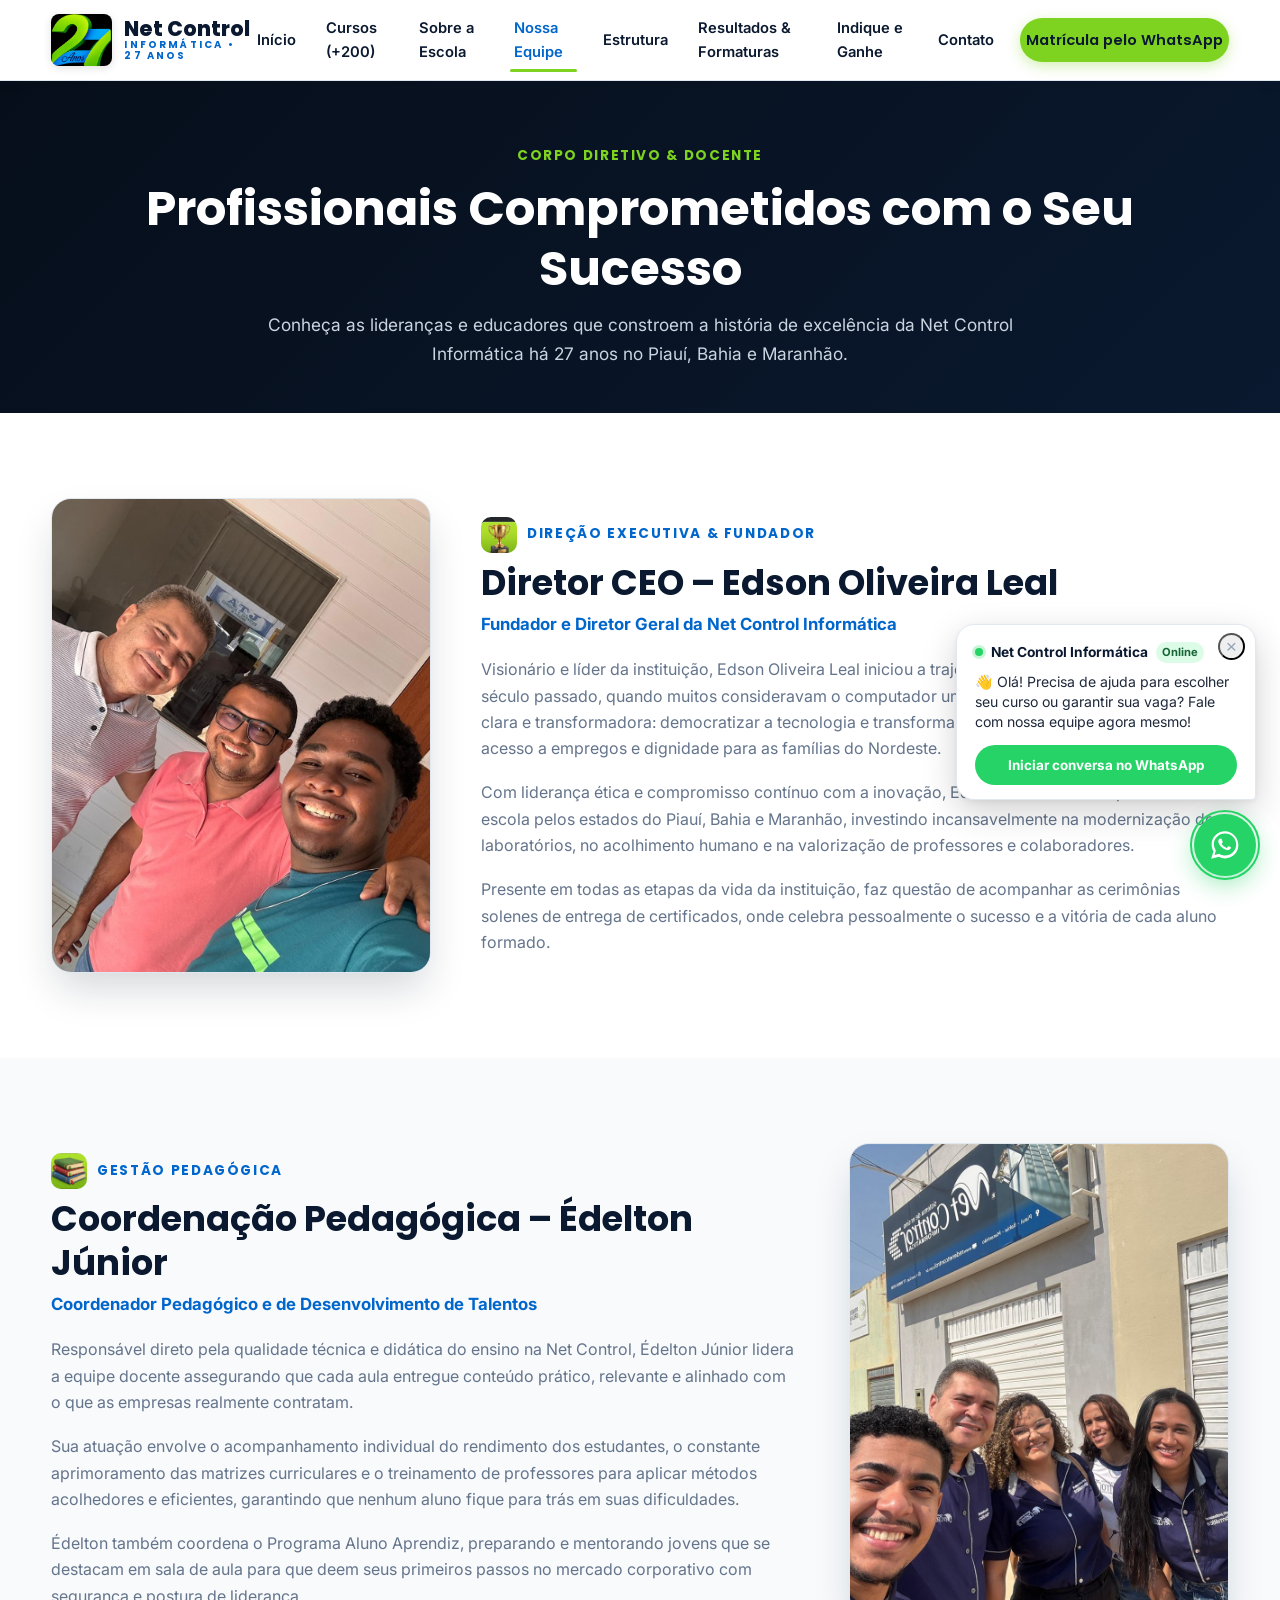
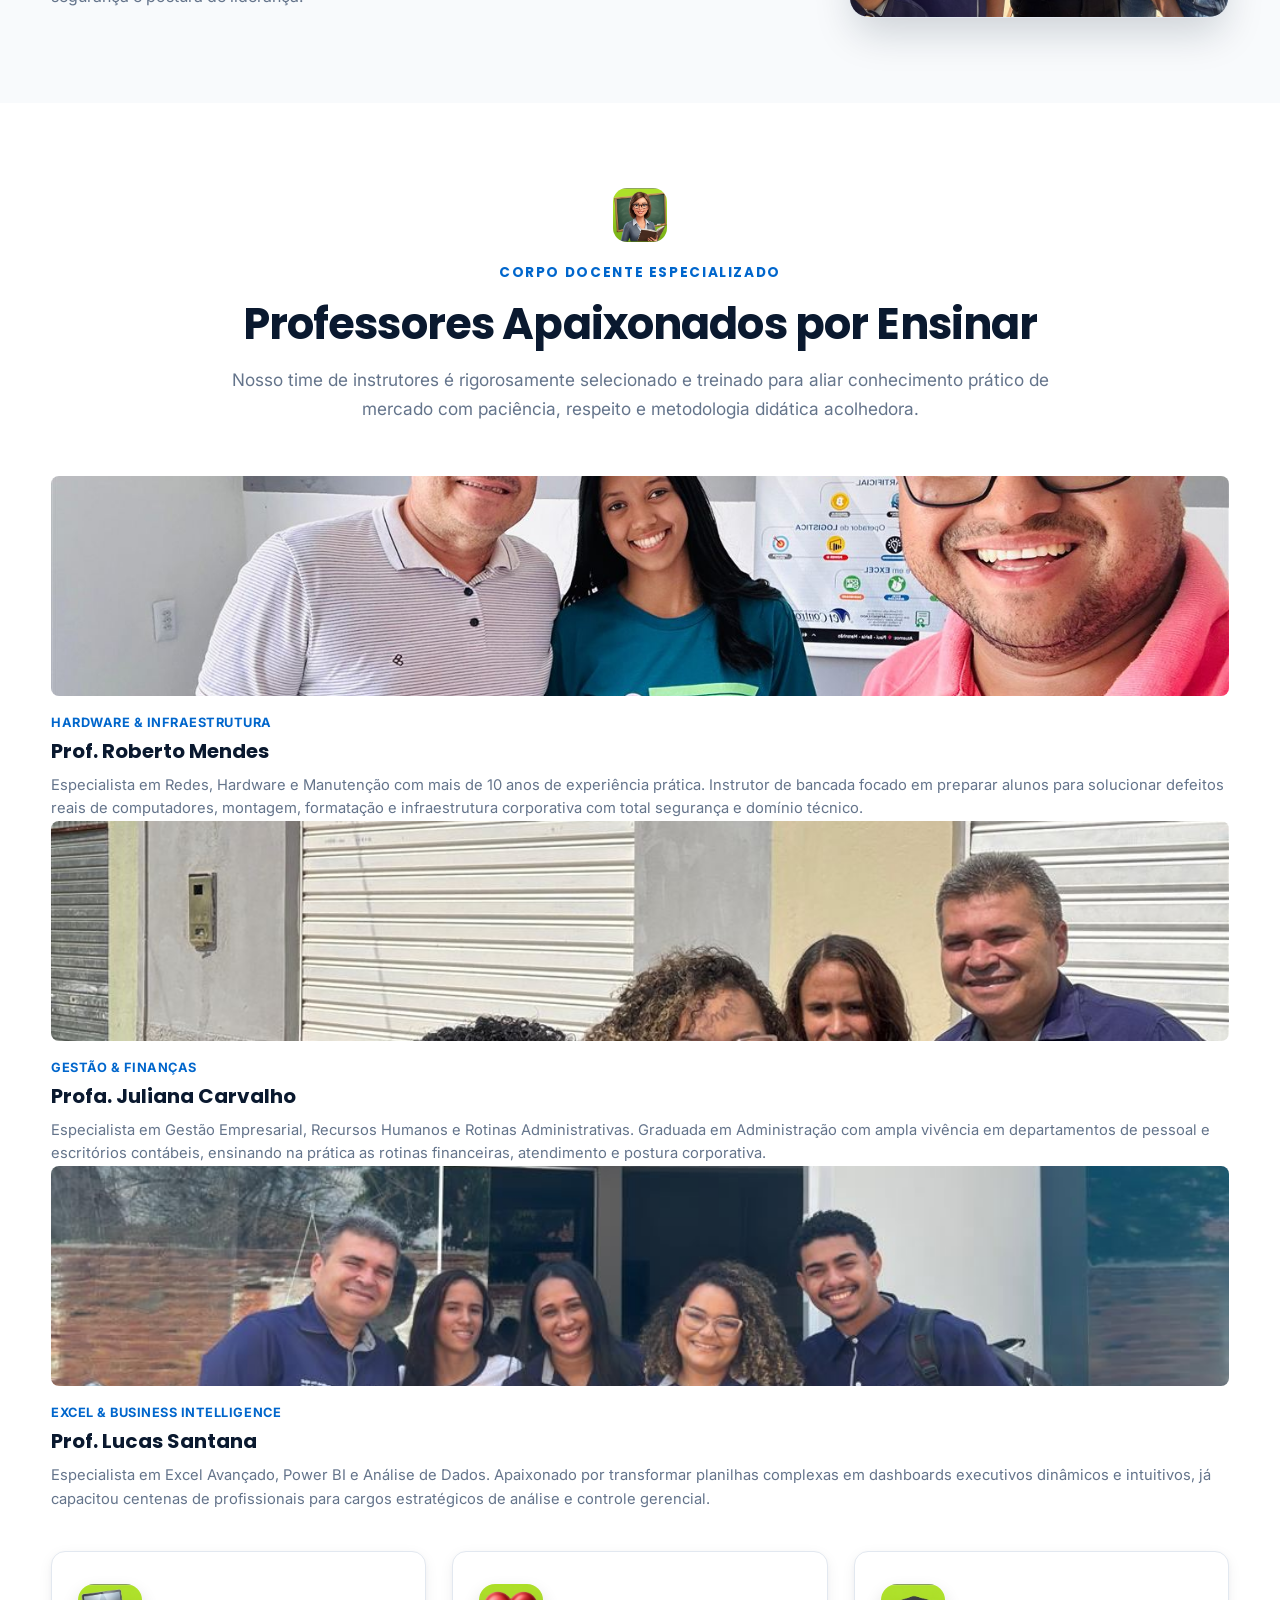
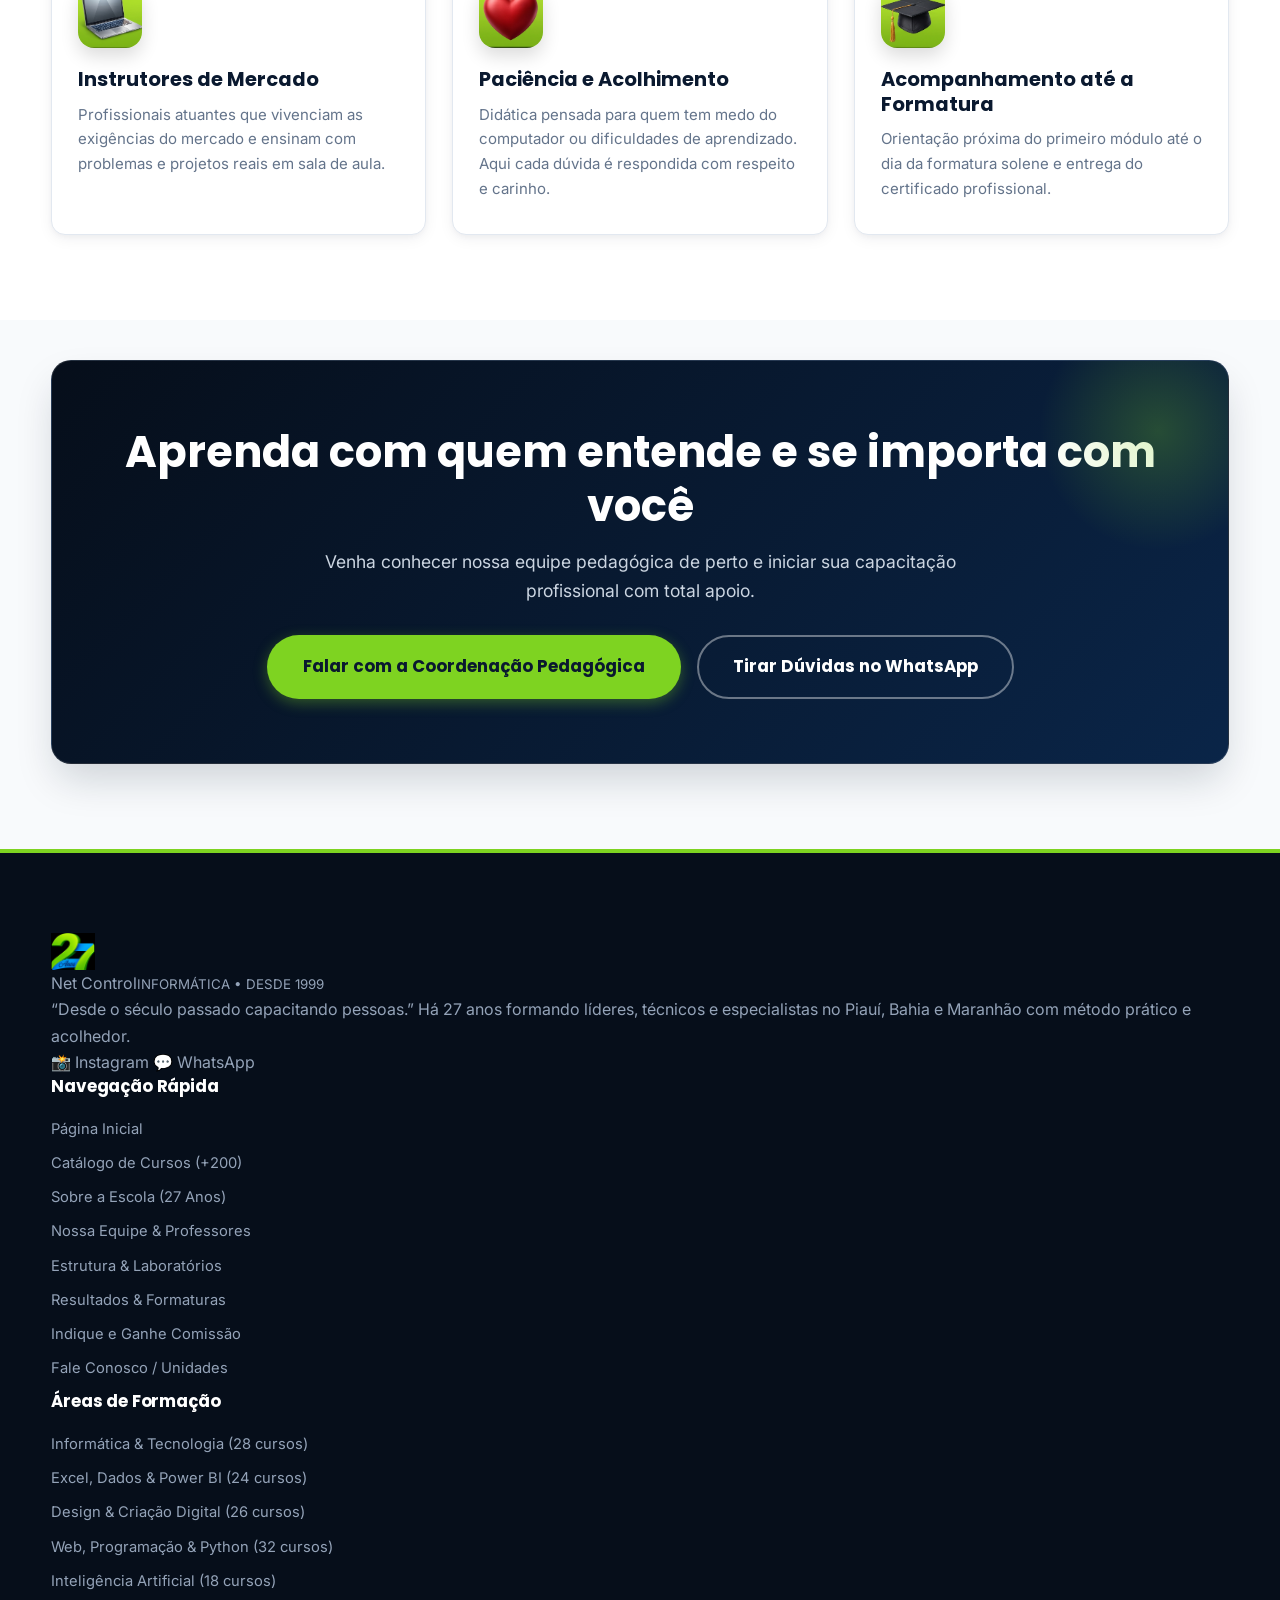
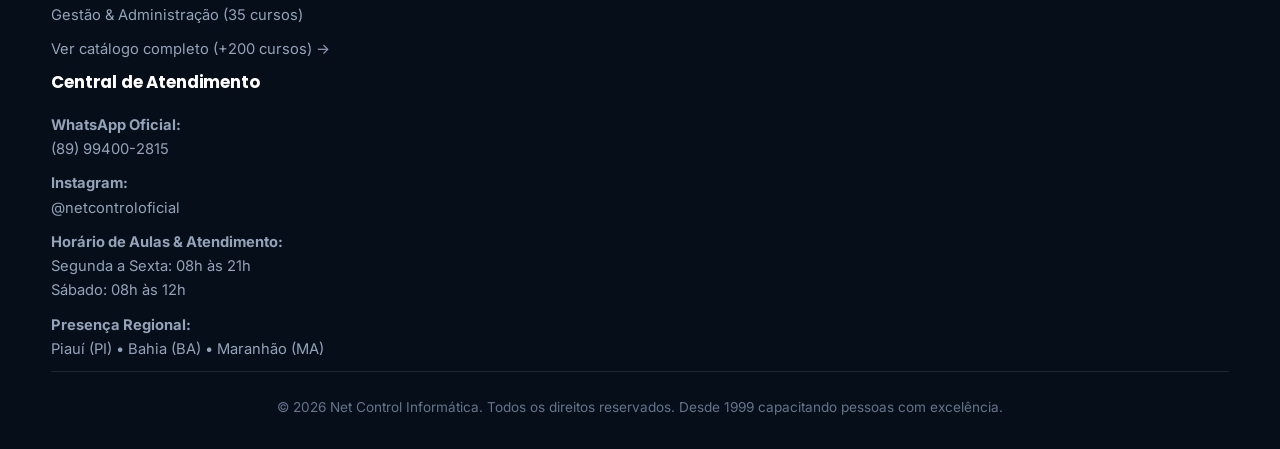
<file: equipe.html>
<!DOCTYPE html>
<html lang="pt-BR">
<head>
  <meta charset="UTF-8">
  <meta name="viewport" content="width=device-width, initial-scale=1">
  <title>Nossa Equipe | Net Control Informática</title>
  <meta name="description" content="Conheça a diretoria, coordenação pedagógica e o corpo docente da Net Control Informática. Profissionais qualificados e apaixonados por ensinar.">
  <meta name="theme-color" content="#0A192F">
  <link rel="icon" href="assets/img/emblema-27.png">
  <link rel="preconnect" href="https://fonts.googleapis.com">
  <link rel="preconnect" href="https://fonts.gstatic.com" crossorigin>
  <link href="https://fonts.googleapis.com/css2?family=Poppins:wght@500;600;700;800&family=Inter:wght@400;500;600;700&display=swap" rel="stylesheet">
  <link rel="stylesheet" href="css/style.css">
</head>
<body data-page="equipe">

  <a class="skip" href="#main">Ir para o conteúdo principal</a>

  <header id="siteHeader">
    <div class="container nav">
      <a href="index.html" class="logo" aria-label="Net Control Informática - Início">
        <img src="assets/img/emblema-27.png" alt="Net Control 27 Anos" class="logo-emblem" width="48" height="48">
        <span class="logo-text">Net Control<small>INFORMÁTICA • 27 ANOS</small></span>
      </a>
      <button class="burger" id="burgerBtn" aria-label="Abrir menu de navegação" aria-expanded="false">☰</button>
      <nav class="menu" id="primaryMenu" aria-label="Menu principal">
        <a href="index.html">Início</a>
        <a href="cursos.html">Cursos (+200)</a>
        <a href="sobre.html">Sobre a Escola</a>
        <a href="equipe.html" class="active">Nossa Equipe</a>
        <a href="estrutura.html">Estrutura</a>
        <a href="resultados.html">Resultados & Formaturas</a>
        <a href="indique.html">Indique e Ganhe</a>
        <a href="contato.html">Contato</a>
        <div class="header-cta">
          <a class="btn btn-primary btn-sm" href="https://wa.me/5589994002815?text=Ol%C3%A1!%20Vim%20pelo%20site%20e%20gostaria%20de%20fazer%20minha%20matr%C3%ADcula%20na%20Net%20Control." target="_blank" rel="noopener">
            Matrícula pelo WhatsApp
          </a>
        </div>
      </nav>
    </div>
  </header>

<main id="main">
  <!-- Page Hero -->
  <section class="page-hero reveal">
    <div class="container">
      <span class="eyebrow" style="color:var(--green)">Corpo Diretivo & Docente</span>
      <h1>Profissionais Comprometidos com o Seu Sucesso</h1>
      <p>Conheça as lideranças e educadores que constroem a história de excelência da Net Control Informática há 27 anos no Piauí, Bahia e Maranhão.</p>
    </div>
  </section>

  <!-- Diretor CEO Edson Oliveira Leal -->
  <section class="bg-white">
    <div class="container person">
      <div class="photo reveal">
        <img src="assets/img/team-01.jpg" data-initials="EL" alt="Edson Oliveira Leal - Diretor CEO">
      </div>
      <div class="reveal">
        <div style="display:flex;align-items:center;gap:10px;margin-bottom:8px">
          <div style="width:36px;height:36px;border-radius:10px;overflow:hidden"><img src="assets/img/icons/icon-trofeu.png" alt="Direção"></div>
          <span class="eyebrow" style="margin-bottom:0">Direção Executiva & Fundador</span>
        </div>
        <h2>Diretor CEO – Edson Oliveira Leal</h2>
        <div class="role">Fundador e Diretor Geral da Net Control Informática</div>
        <p>Visionário e líder da instituição, Edson Oliveira Leal iniciou a trajetória da Net Control ainda no século passado, quando muitos consideravam o computador um luxo inatingível. Sua missão foi clara e transformadora: democratizar a tecnologia e transformar a informática em uma ponte de acesso a empregos e dignidade para as famílias do Nordeste.</p>
        <p>Com liderança ética e compromisso contínuo com a inovação, Edson comandou a expansão da escola pelos estados do Piauí, Bahia e Maranhão, investindo incansavelmente na modernização dos laboratórios, no acolhimento humano e na valorização de professores e colaboradores.</p>
        <p>Presente em todas as etapas da vida da instituição, faz questão de acompanhar as cerimônias solenes de entrega de certificados, onde celebra pessoalmente o sucesso e a vitória de cada aluno formado.</p>
      </div>
    </div>
  </section>

  <!-- Coordenador Édelton Júnior -->
  <section class="bg-soft">
    <div class="container person rev">
      <div class="reveal">
        <div style="display:flex;align-items:center;gap:10px;margin-bottom:8px">
          <div style="width:36px;height:36px;border-radius:10px;overflow:hidden"><img src="assets/img/icons/icon-cursos.png" alt="Coordenação"></div>
          <span class="eyebrow" style="margin-bottom:0">Gestão Pedagógica</span>
        </div>
        <h2>Coordenação Pedagógica – Édelton Júnior</h2>
        <div class="role">Coordenador Pedagógico e de Desenvolvimento de Talentos</div>
        <p>Responsável direto pela qualidade técnica e didática do ensino na Net Control, Édelton Júnior lidera a equipe docente assegurando que cada aula entregue conteúdo prático, relevante e alinhado com o que as empresas realmente contratam.</p>
        <p>Sua atuação envolve o acompanhamento individual do rendimento dos estudantes, o constante aprimoramento das matrizes curriculares e o treinamento de professores para aplicar métodos acolhedores e eficientes, garantindo que nenhum aluno fique para trás em suas dificuldades.</p>
        <p>Édelton também coordena o Programa Aluno Aprendiz, preparando e mentorando jovens que se destacam em sala de aula para que deem seus primeiros passos no mercado corporativo com segurança e postura de liderança.</p>
      </div>
      <div class="photo reveal">
        <img src="assets/img/team-02.jpg" data-initials="ÉJ" alt="Édelton Júnior - Coordenador Pedagógico">
      </div>
    </div>
  </section>

  <!-- Professores & Colaboradores -->
  <section class="bg-white">
    <div class="container">
      <div class="section-head reveal">
        <div style="width:54px;height:54px;border-radius:14px;overflow:hidden;margin:0 auto 16px"><img src="assets/img/icons/icon-professores.png" alt="Professores"></div>
        <span class="eyebrow">Corpo Docente Especializado</span>
        <h2>Professores Apaixonados por Ensinar</h2>
        <p>Nosso time de instrutores é rigorosamente selecionado e treinado para aliar conhecimento prático de mercado com paciência, respeito e metodologia didática acolhedora.</p>
      </div>

      <!-- Grid de Professores com Biografias Longas -->
      <div class="grid g3">
        <article class="card reveal" style="display:flex;flex-direction:column">
          <div style="border-radius:var(--radius-sm);overflow:hidden;height:220px;margin-bottom:16px">
            <img src="assets/img/team-03.jpg" alt="Prof. Roberto Mendes" style="width:100%;height:100%;object-fit:cover">
          </div>
          <span style="color:var(--blue);font-size:0.8rem;font-weight:700;text-transform:uppercase;letter-spacing:0.04em">Hardware & Infraestrutura</span>
          <h3 style="margin:6px 0 10px;font-size:1.25rem">Prof. Roberto Mendes</h3>
          <p style="color:var(--text-muted);font-size:0.92rem;line-height:1.6;flex-grow:1">
            Especialista em Redes, Hardware e Manutenção com mais de 10 anos de experiência prática. Instrutor de bancada focado em preparar alunos para solucionar defeitos reais de computadores, montagem, formatação e infraestrutura corporativa com total segurança e domínio técnico.
          </p>
        </article>

        <article class="card reveal" style="display:flex;flex-direction:column">
          <div style="border-radius:var(--radius-sm);overflow:hidden;height:220px;margin-bottom:16px">
            <img src="assets/img/team-04.jpg" alt="Profa. Juliana Carvalho" style="width:100%;height:100%;object-fit:cover">
          </div>
          <span style="color:var(--blue);font-size:0.8rem;font-weight:700;text-transform:uppercase;letter-spacing:0.04em">Gestão & Finanças</span>
          <h3 style="margin:6px 0 10px;font-size:1.25rem">Profa. Juliana Carvalho</h3>
          <p style="color:var(--text-muted);font-size:0.92rem;line-height:1.6;flex-grow:1">
            Especialista em Gestão Empresarial, Recursos Humanos e Rotinas Administrativas. Graduada em Administração com ampla vivência em departamentos de pessoal e escritórios contábeis, ensinando na prática as rotinas financeiras, atendimento e postura corporativa.
          </p>
        </article>

        <article class="card reveal" style="display:flex;flex-direction:column">
          <div style="border-radius:var(--radius-sm);overflow:hidden;height:220px;margin-bottom:16px">
            <img src="assets/img/team-05.jpg" alt="Prof. Lucas Santana" style="width:100%;height:100%;object-fit:cover">
          </div>
          <span style="color:var(--blue);font-size:0.8rem;font-weight:700;text-transform:uppercase;letter-spacing:0.04em">Excel & Business Intelligence</span>
          <h3 style="margin:6px 0 10px;font-size:1.25rem">Prof. Lucas Santana</h3>
          <p style="color:var(--text-muted);font-size:0.92rem;line-height:1.6;flex-grow:1">
            Especialista em Excel Avançado, Power BI e Análise de Dados. Apaixonado por transformar planilhas complexas em dashboards executivos dinâmicos e intuitivos, já capacitou centenas de profissionais para cargos estratégicos de análise e controle gerencial.
          </p>
        </article>
      </div>

      <!-- Diferenciais docentes com 3D Icons -->
      <div class="differentials-grid" style="margin-top:40px">
        <div class="diff-card reveal">
          <div class="diff-icon"><img src="assets/img/icons/icon-pratica.png" alt="Prática"></div>
          <h3>Instrutores de Mercado</h3>
          <p>Profissionais atuantes que vivenciam as exigências do mercado e ensinam com problemas e projetos reais em sala de aula.</p>
        </div>
        <div class="diff-card reveal">
          <div class="diff-icon"><img src="assets/img/icons/icon-paixao.png" alt="Acolhimento"></div>
          <h3>Paciência e Acolhimento</h3>
          <p>Didática pensada para quem tem medo do computador ou dificuldades de aprendizado. Aqui cada dúvida é respondida com respeito e carinho.</p>
        </div>
        <div class="diff-card reveal">
          <div class="diff-icon"><img src="assets/img/icons/icon-certificado.png" alt="Certificação"></div>
          <h3>Acompanhamento até a Formatura</h3>
          <p>Orientação próxima do primeiro módulo até o dia da formatura solene e entrega do certificado profissional.</p>
        </div>
      </div>
    </div>
  </section>

  <!-- CTA -->
  <section style="padding-top:40px">
    <div class="container">
      <div class="cta reveal">
        <h2>Aprenda com quem entende e se importa com você</h2>
        <p>Venha conhecer nossa equipe pedagógica de perto e iniciar sua capacitação profissional com total apoio.</p>
        <div class="actions">
          <a class="btn btn-primary btn-lg" href="https://wa.me/5589994002815?text=Ol%C3%A1!%20Gostaria%20de%20falar%20com%20a%20coordena%C3%A7%C3%A3o%20pedag%C3%B3gica%20da%20Net%20Control." target="_blank" rel="noopener">
            Falar com a Coordenação Pedagógica
          </a>
          <a class="btn btn-outline btn-lg" href="https://wa.me/5589994002815?text=Ol%C3%A1!%20Gostaria%20de%20saber%20mais%20sobre%20as%20turmas%20da%20Net%20Control%20Inform%C3%A1tica." target="_blank" rel="noopener">
            Tirar Dúvidas no WhatsApp
          </a>
        </div>
      </div>
    </div>
  </section>
</main>

  <!-- =======================================================================
       FOOTER INSTITUCIONAL COMPLETO
       ======================================================================= -->
  <footer id="siteFooter">
    <div class="container">
      <div class="footer-grid">
        <div>
          <div class="footer-logo">
            <img src="assets/img/emblema-27.png" alt="Net Control 27 Anos" width="44" height="44">
            <span class="footer-title">Net Control<small>INFORMÁTICA • DESDE 1999</small></span>
          </div>
          <p class="footer-desc">
            “Desde o século passado capacitando pessoas.” Há 27 anos formando líderes, técnicos e especialistas no Piauí, Bahia e Maranhão com método prático e acolhedor.
          </p>
          <div class="footer-socials">
            <a href="https://www.instagram.com/netcontroloficial/" target="_blank" rel="noopener" aria-label="Instagram Oficial">📸 Instagram</a>
            <a href="https://wa.me/5589994002815?text=Ol%C3%A1!%20Gostaria%20de%20saber%20mais%20sobre%20os%20cursos%20da%20Net%20Control%20Inform%C3%A1tica." target="_blank" rel="noopener" aria-label="WhatsApp Oficial">💬 WhatsApp</a>
          </div>
        </div>
        <div>
          <h4>Navegação Rápida</h4>
          <ul>
            <li><a href="index.html">Página Inicial</a></li>
            <li><a href="cursos.html">Catálogo de Cursos (+200)</a></li>
            <li><a href="sobre.html">Sobre a Escola (27 Anos)</a></li>
            <li><a href="equipe.html">Nossa Equipe & Professores</a></li>
            <li><a href="estrutura.html">Estrutura & Laboratórios</a></li>
            <li><a href="resultados.html">Resultados & Formaturas</a></li>
            <li><a href="indique.html">Indique e Ganhe Comissão</a></li>
            <li><a href="contato.html">Fale Conosco / Unidades</a></li>
          </ul>
        </div>
        <div>
          <h4>Áreas de Formação</h4>
          <ul>
            <li><a href="cursos.html#essencial">Informática & Tecnologia (28 cursos)</a></li>
            <li><a href="cursos.html#excel">Excel, Dados & Power BI (24 cursos)</a></li>
            <li><a href="cursos.html#design">Design & Criação Digital (26 cursos)</a></li>
            <li><a href="cursos.html#programacao">Web, Programação & Python (32 cursos)</a></li>
            <li><a href="cursos.html#ia">Inteligência Artificial (18 cursos)</a></li>
            <li><a href="cursos.html#administracao">Gestão & Administração (35 cursos)</a></li>
            <li><a href="cursos.html">Ver catálogo completo (+200 cursos) →</a></li>
          </ul>
        </div>
        <div>
          <h4>Central de Atendimento</h4>
          <ul>
            <li><strong>WhatsApp Oficial:</strong><br><a href="https://wa.me/5589994002815?text=Ol%C3%A1!%20Gostaria%20de%20saber%20mais%20sobre%20os%20cursos%20da%20Net%20Control%20Inform%C3%A1tica." target="_blank" rel="noopener">(89) 99400-2815</a></li>
            <li><strong>Instagram:</strong><br><a href="https://www.instagram.com/netcontroloficial/" target="_blank" rel="noopener">@netcontroloficial</a></li>
            <li><strong>Horário de Aulas & Atendimento:</strong><br>Segunda a Sexta: 08h às 21h<br>Sábado: 08h às 12h</li>
            <li><strong>Presença Regional:</strong><br>Piauí (PI) • Bahia (BA) • Maranhão (MA)</li>
          </ul>
        </div>
      </div>
      <div class="copy">
        © 2026 Net Control Informática. Todos os direitos reservados. Desde 1999 capacitando pessoas com excelência.
      </div>
    </div>
  </footer>

  <!-- Widget Flutuante de WhatsApp -->
  <div class="wa-widget" id="waWidget">
    <div class="wa-bubble show" id="waBubble">
      <button class="wa-bubble-close" id="waClose" aria-label="Fechar balão">&times;</button>
      <div class="wa-bubble-header">
        <span class="wa-status-dot"></span>
        <strong>Net Control Informática</strong>
        <span class="wa-badge">Online</span>
      </div>
      <p>👋 Olá! Precisa de ajuda para escolher seu curso ou garantir sua vaga? Fale com nossa equipe agora mesmo!</p>
      <a href="https://wa.me/5589994002815?text=Ol%C3%A1!%20Gostaria%20de%20saber%20mais%20sobre%20os%20cursos%20da%20Net%20Control%20Inform%C3%A1tica." target="_blank" rel="noopener" class="wa-bubble-btn">
        Iniciar conversa no WhatsApp
      </a>
    </div>
    <a class="wa-float" href="https://wa.me/5589994002815?text=Ol%C3%A1!%20Gostaria%20de%20saber%20mais%20sobre%20os%20cursos%20da%20Net%20Control%20Inform%C3%A1tica." target="_blank" rel="noopener" aria-label="Falar no WhatsApp com a Net Control">
      <span class="wa-pulse"></span>
      <svg viewBox="0 0 32 32" aria-hidden="true">
        <path d="M16 3C9 3 3.4 8.6 3.4 15.5c0 2.3.6 4.4 1.7 6.3L3 29l7.4-1.9c1.8 1 3.7 1.5 5.6 1.5 7 0 12.6-5.6 12.6-12.5S23 3 16 3zm0 22.9c-1.8 0-3.5-.5-5-1.4l-.4-.2-4.4 1.1 1.2-4.3-.3-.4a10.3 10.3 0 0 1-1.6-5.6C5.5 9.8 10.2 5.2 16 5.2s10.5 4.6 10.5 10.3S21.8 25.9 16 25.9zm5.7-7.7c-.3-.2-1.9-.9-2.2-1s-.5-.2-.7.2-.8 1-1 1.2-.4.2-.7.1a8.5 8.5 0 0 1-4.2-3.7c-.3-.6.3-.5.9-1.7.1-.2 0-.4 0-.5l-1-2.3c-.3-.6-.5-.5-.7-.5h-.6c-.2 0-.5.1-.8.4s-1 1-1 2.4 1 2.8 1.2 3c.1.2 2 3.1 4.9 4.3 1.8.8 2.5.9 3.4.7.6-.1 1.9-.8 2.1-1.5s.3-1.4.2-1.5c-.1-.1-.3-.2-.6-.4z"/>
      </svg>
    </a>
  </div>

  <script src="js/main.js"></script>
</body>
</html>
</file>
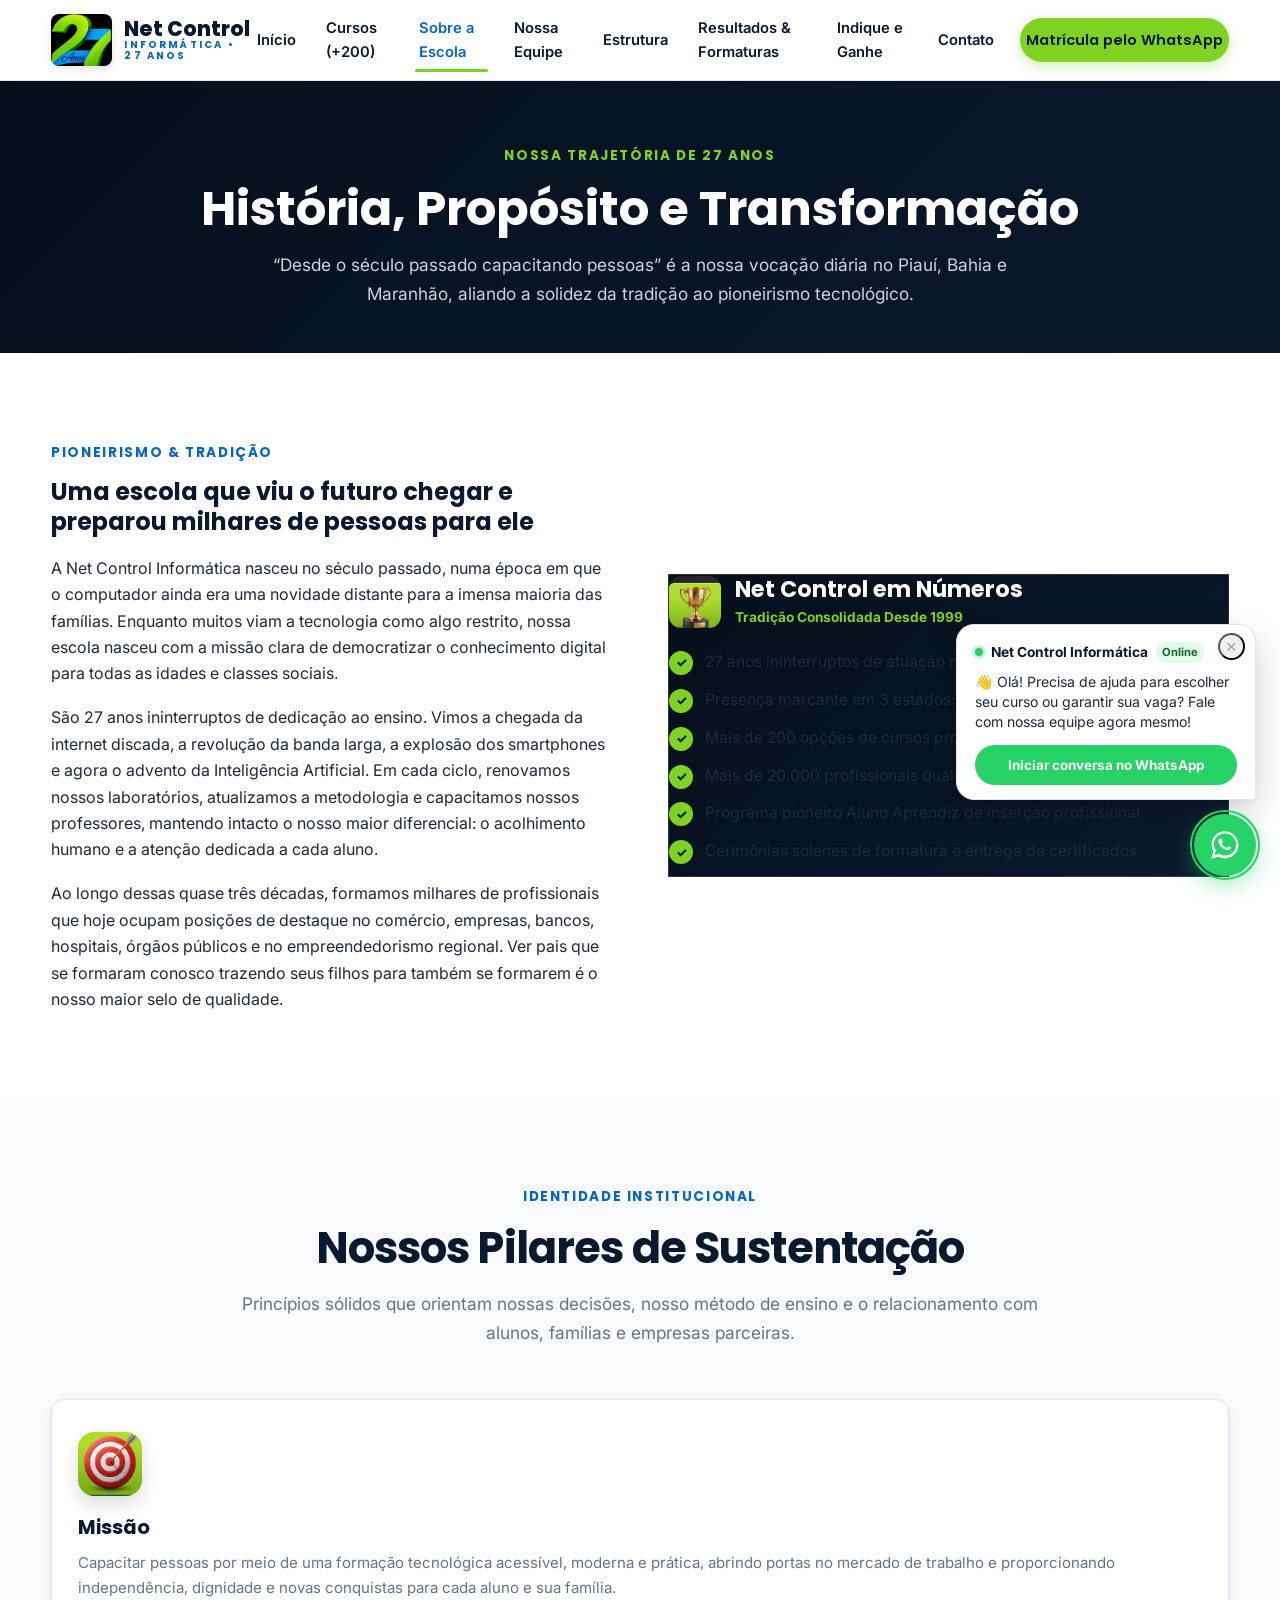
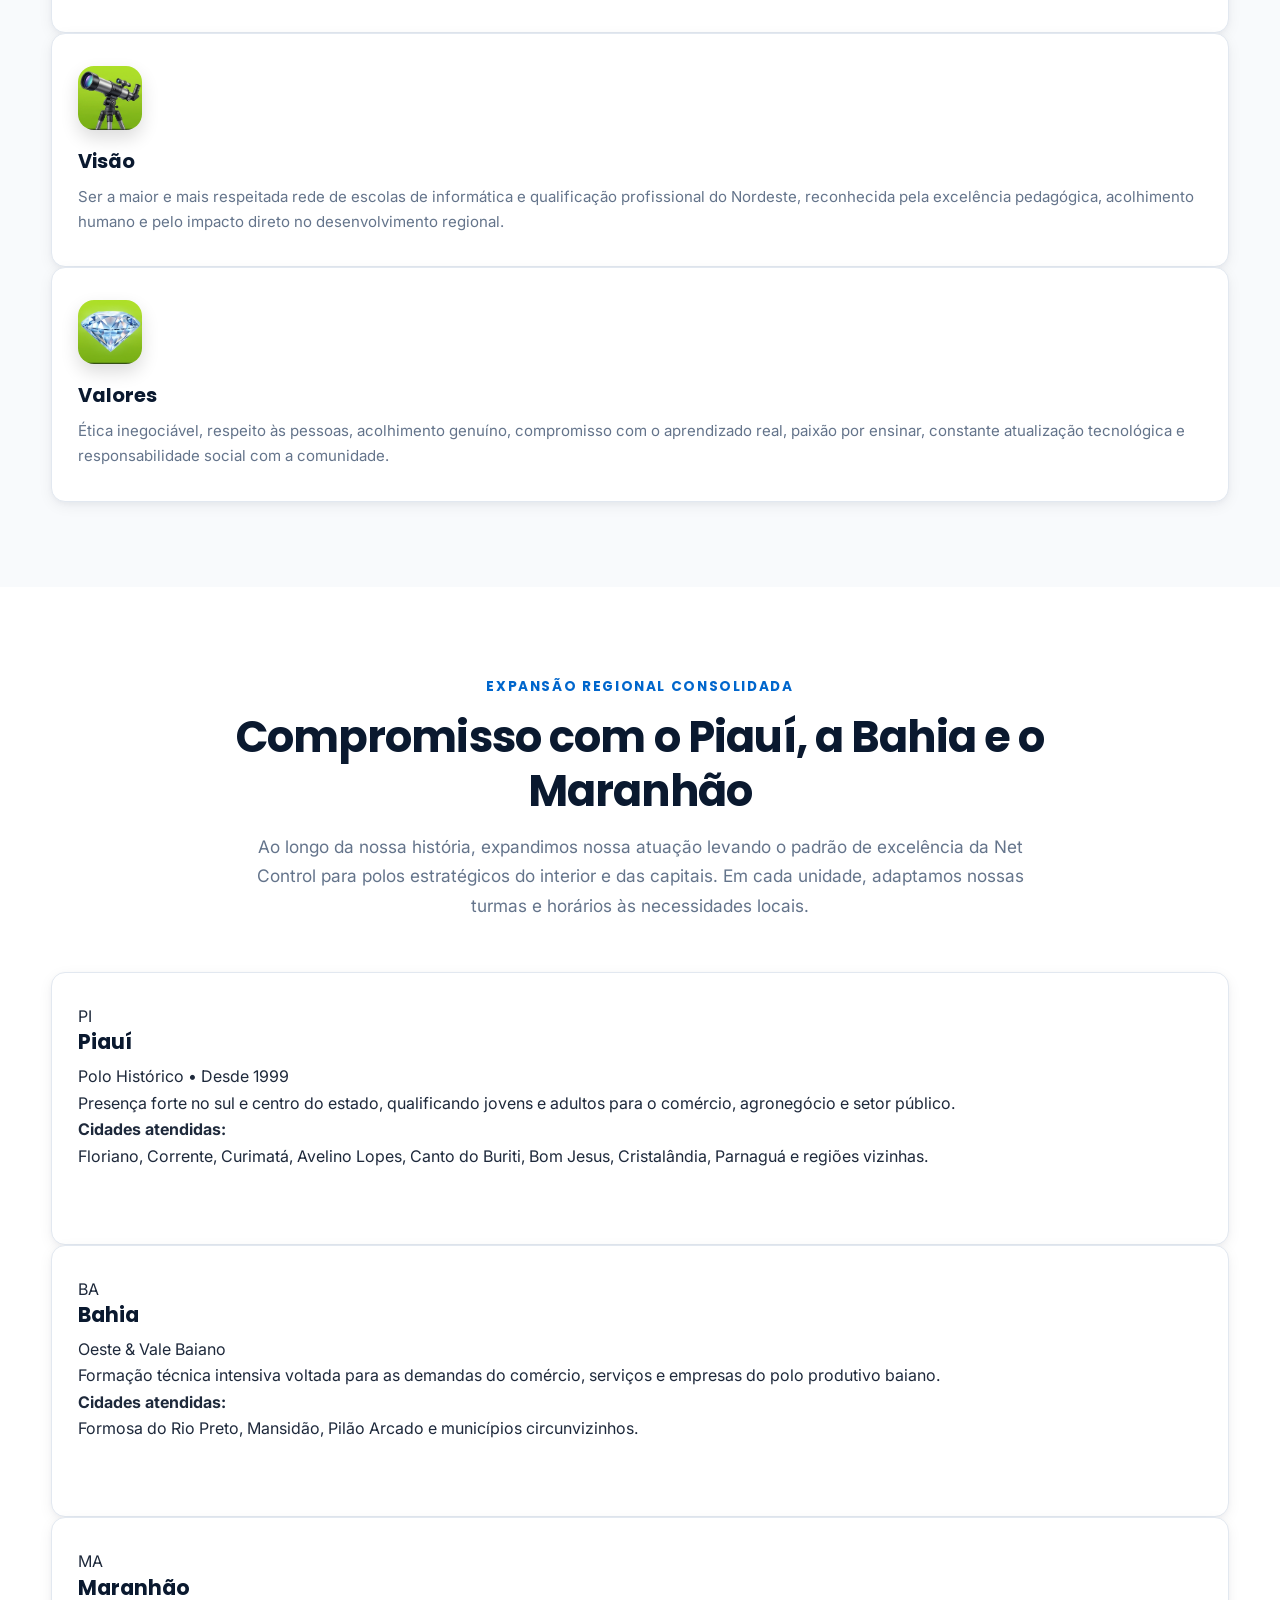
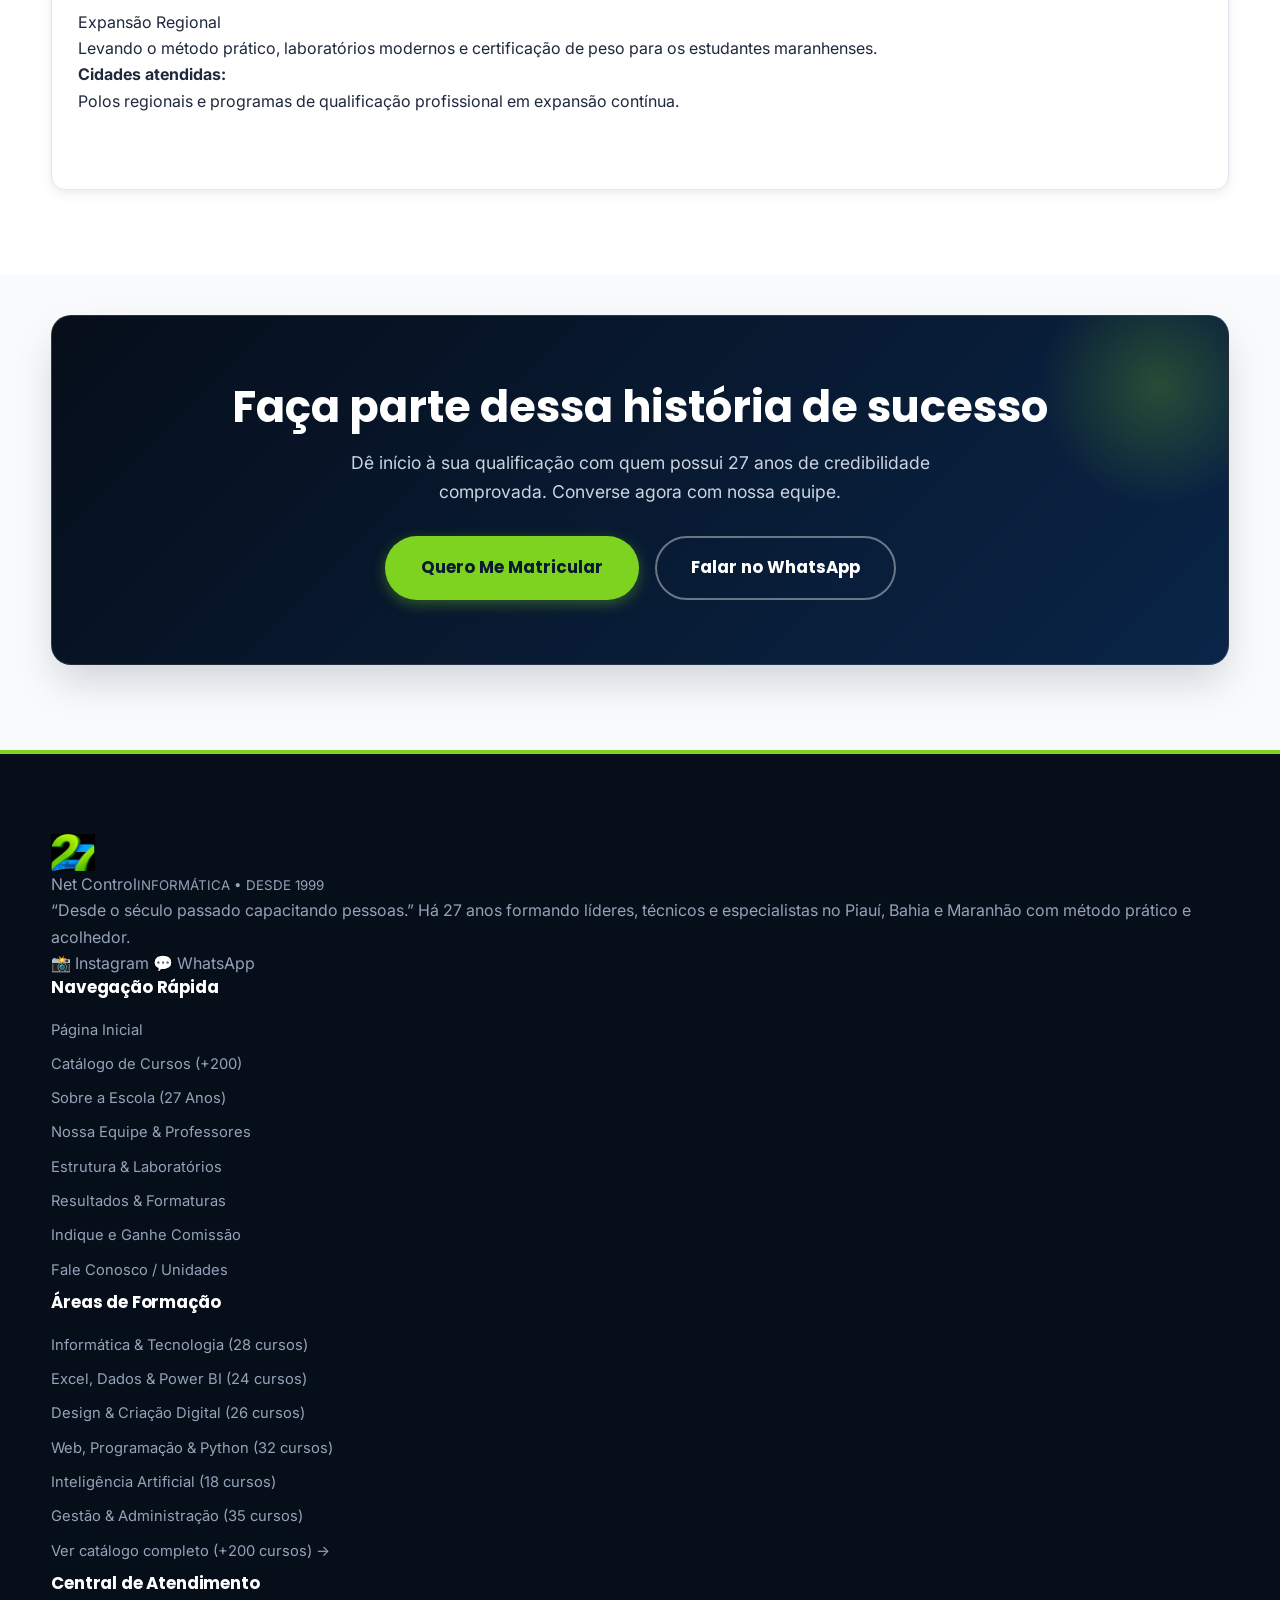
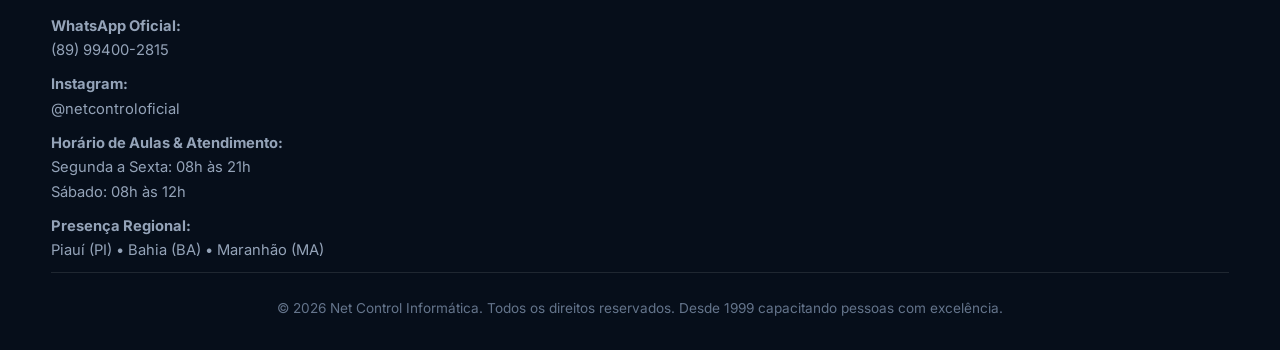
<file: sobre.html>
<!DOCTYPE html>
<html lang="pt-BR">
<head>
  <meta charset="UTF-8">
  <meta name="viewport" content="width=device-width, initial-scale=1">
  <title>Sobre a Escola | Net Control Informática</title>
  <meta name="description" content="Conheça os 27 anos de história da Net Control Informática. Tradição, pioneirismo e milhares de alunos formados no Piauí, Bahia e Maranhão.">
  <meta name="theme-color" content="#0A192F">
  <link rel="icon" href="assets/img/emblema-27.png">
  <link rel="preconnect" href="https://fonts.googleapis.com">
  <link rel="preconnect" href="https://fonts.gstatic.com" crossorigin>
  <link href="https://fonts.googleapis.com/css2?family=Poppins:wght@500;600;700;800&family=Inter:wght@400;500;600;700&display=swap" rel="stylesheet">
  <link rel="stylesheet" href="css/style.css">
</head>
<body data-page="sobre">

  <a class="skip" href="#main">Ir para o conteúdo principal</a>

  <header id="siteHeader">
    <div class="container nav">
      <a href="index.html" class="logo" aria-label="Net Control Informática - Início">
        <img src="assets/img/emblema-27.png" alt="Net Control 27 Anos" class="logo-emblem" width="48" height="48">
        <span class="logo-text">Net Control<small>INFORMÁTICA • 27 ANOS</small></span>
      </a>
      <button class="burger" id="burgerBtn" aria-label="Abrir menu de navegação" aria-expanded="false">☰</button>
      <nav class="menu" id="primaryMenu" aria-label="Menu principal">
        <a href="index.html">Início</a>
        <a href="cursos.html">Cursos (+200)</a>
        <a href="sobre.html" class="active">Sobre a Escola</a>
        <a href="equipe.html">Nossa Equipe</a>
        <a href="estrutura.html">Estrutura</a>
        <a href="resultados.html">Resultados & Formaturas</a>
        <a href="indique.html">Indique e Ganhe</a>
        <a href="contato.html">Contato</a>
        <div class="header-cta">
          <a class="btn btn-primary btn-sm" href="https://wa.me/5589994002815?text=Ol%C3%A1!%20Vim%20pelo%20site%20e%20gostaria%20de%20fazer%20minha%20matr%C3%ADcula%20na%20Net%20Control." target="_blank" rel="noopener">
            Matrícula pelo WhatsApp
          </a>
        </div>
      </nav>
    </div>
  </header>

<main id="main">
  <!-- Page Hero -->
  <section class="page-hero reveal">
    <div class="container">
      <span class="eyebrow" style="color:var(--green)">Nossa Trajetória de 27 Anos</span>
      <h1>História, Propósito e Transformação</h1>
      <p>“Desde o século passado capacitando pessoas” é a nossa vocação diária no Piauí, Bahia e Maranhão, aliando a solidez da tradição ao pioneirismo tecnológico.</p>
    </div>
  </section>

  <!-- História -->
  <section class="bg-white">
    <div class="container split">
      <div class="reveal">
        <span class="eyebrow">Pioneirismo & Tradição</span>
        <h2 style="margin-bottom:18px">Uma escola que viu o futuro chegar e preparou milhares de pessoas para ele</h2>
        <p>A Net Control Informática nasceu no século passado, numa época em que o computador ainda era uma novidade distante para a imensa maioria das famílias. Enquanto muitos viam a tecnologia como algo restrito, nossa escola nasceu com a missão clara de democratizar o conhecimento digital para todas as idades e classes sociais.</p>
        <p>São 27 anos ininterruptos de dedicação ao ensino. Vimos a chegada da internet discada, a revolução da banda larga, a explosão dos smartphones e agora o advento da Inteligência Artificial. Em cada ciclo, renovamos nossos laboratórios, atualizamos a metodologia e capacitamos nossos professores, mantendo intacto o nosso maior diferencial: o acolhimento humano e a atenção dedicada a cada aluno.</p>
        <p>Ao longo dessas quase três décadas, formamos milhares de profissionais que hoje ocupam posições de destaque no comércio, empresas, bancos, hospitais, órgãos públicos e no empreendedorismo regional. Ver pais que se formaram conosco trazendo seus filhos para também se formarem é o nosso maior selo de qualidade.</p>
      </div>

      <div class="reveal">
        <div class="card" style="background:linear-gradient(135deg,var(--navy-dark),var(--navy));color:#E2E8F0;border:1px solid rgba(255,255,255,0.15)">
          <div style="display:flex;align-items:center;gap:14px;margin-bottom:20px">
            <div style="width:52px;height:52px;border-radius:12px;overflow:hidden"><img src="assets/img/icons/icon-trofeu.png" alt="27 Anos"></div>
            <div>
              <h3 style="color:#fff;font-size:1.4rem">Net Control em Números</h3>
              <span style="color:var(--green);font-size:0.85rem;font-weight:700">Tradição Consolidada Desde 1999</span>
            </div>
          </div>
          <ul class="checks" style="color:#F1F5F9">
            <li>27 anos ininterruptos de atuação no mercado educacional</li>
            <li>Presença marcante em 3 estados: Piauí, Bahia e Maranhão</li>
            <li>Mais de 200 opções de cursos profissionalizantes completos</li>
            <li>Mais de 20.000 profissionais qualificados e certificados</li>
            <li>Programa pioneiro Aluno Aprendiz de inserção profissional</li>
            <li>Cerimônias solenes de formatura e entrega de certificados</li>
          </ul>
        </div>
      </div>
    </div>
  </section>

  <!-- Missão, Visão e Valores com os 3D Icons -->
  <section class="bg-soft">
    <div class="container">
      <div class="section-head reveal">
        <span class="eyebrow">Identidade Institucional</span>
        <h2>Nossos Pilares de Sustentação</h2>
        <p>Princípios sólidos que orientam nossas decisões, nosso método de ensino e o relacionamento com alunos, famílias e empresas parceiras.</p>
      </div>

      <div class="grid g3">
        <div class="diff-card reveal">
          <div class="diff-icon"><img src="assets/img/icons/icon-missao.png" alt="Missão"></div>
          <h3>Missão</h3>
          <p>Capacitar pessoas por meio de uma formação tecnológica acessível, moderna e prática, abrindo portas no mercado de trabalho e proporcionando independência, dignidade e novas conquistas para cada aluno e sua família.</p>
        </div>

        <div class="diff-card reveal">
          <div class="diff-icon"><img src="assets/img/icons/icon-visao.png" alt="Visão"></div>
          <h3>Visão</h3>
          <p>Ser a maior e mais respeitada rede de escolas de informática e qualificação profissional do Nordeste, reconhecida pela excelência pedagógica, acolhimento humano e pelo impacto direto no desenvolvimento regional.</p>
        </div>

        <div class="diff-card reveal">
          <div class="diff-icon"><img src="assets/img/icons/icon-valores.png" alt="Valores"></div>
          <h3>Valores</h3>
          <p>Ética inegociável, respeito às pessoas, acolhimento genuíno, compromisso com o aprendizado real, paixão por ensinar, constante atualização tecnológica e responsabilidade social com a comunidade.</p>
        </div>
      </div>
    </div>
  </section>

  <!-- Presença Regional com Rich Cards -->
  <section class="bg-white">
    <div class="container">
      <div class="section-head reveal">
        <span class="eyebrow">Expansão Regional Consolidada</span>
        <h2>Compromisso com o Piauí, a Bahia e o Maranhão</h2>
        <p>Ao longo da nossa história, expandimos nossa atuação levando o padrão de excelência da Net Control para polos estratégicos do interior e das capitais. Em cada unidade, adaptamos nossas turmas e horários às necessidades locais.</p>
      </div>

      <div class="grid g3">
        <div class="uf-card-rich reveal">
          <div class="uf-card-head">
            <span class="uf-badge-lg">PI</span>
            <div>
              <h3>Piauí</h3>
              <span class="uf-tag">Polo Histórico • Desde 1999</span>
            </div>
          </div>
          <p class="uf-desc">Presença forte no sul e centro do estado, qualificando jovens e adultos para o comércio, agronegócio e setor público.</p>
          <div class="uf-cities">
            <strong>Cidades atendidas:</strong>
            <p>Floriano, Corrente, Curimatá, Avelino Lopes, Canto do Buriti, Bom Jesus, Cristalândia, Parnaguá e regiões vizinhas.</p>
          </div>
          <a class="btn btn-outline btn-sm" href="https://wa.me/5589994002815?text=Ol%C3%A1!%20Gostaria%20de%20informa%C3%A7%C3%B5es%20sobre%20as%20turmas%20da%20Net%20Control%20no%20Piau%C3%AD." target="_blank" rel="noopener">
            Falar com a Unidade PI
          </a>
        </div>

        <div class="uf-card-rich reveal">
          <div class="uf-card-head">
            <span class="uf-badge-lg">BA</span>
            <div>
              <h3>Bahia</h3>
              <span class="uf-tag">Oeste & Vale Baiano</span>
            </div>
          </div>
          <p class="uf-desc">Formação técnica intensiva voltada para as demandas do comércio, serviços e empresas do polo produtivo baiano.</p>
          <div class="uf-cities">
            <strong>Cidades atendidas:</strong>
            <p>Formosa do Rio Preto, Mansidão, Pilão Arcado e municípios circunvizinhos.</p>
          </div>
          <a class="btn btn-outline btn-sm" href="https://wa.me/5589994002815?text=Ol%C3%A1!%20Gostaria%20de%20informa%C3%A7%C3%B5es%20sobre%20as%20turmas%20da%20Net%20Control%20na%20Bahia." target="_blank" rel="noopener">
            Falar com a Unidade BA
          </a>
        </div>

        <div class="uf-card-rich reveal">
          <div class="uf-card-head">
            <span class="uf-badge-lg">MA</span>
            <div>
              <h3>Maranhão</h3>
              <span class="uf-tag">Expansão Regional</span>
            </div>
          </div>
          <p class="uf-desc">Levando o método prático, laboratórios modernos e certificação de peso para os estudantes maranhenses.</p>
          <div class="uf-cities">
            <strong>Cidades atendidas:</strong>
            <p>Polos regionais e programas de qualificação profissional em expansão contínua.</p>
          </div>
          <a class="btn btn-outline btn-sm" href="https://wa.me/5589994002815?text=Ol%C3%A1!%20Gostaria%20de%20informa%C3%A7%C3%B5es%20sobre%20as%20turmas%20da%20Net%20Control%20no%20Maranh%C3%A3o." target="_blank" rel="noopener">
            Falar com a Unidade MA
          </a>
        </div>
      </div>
    </div>
  </section>

  <!-- CTA -->
  <section style="padding-top:40px">
    <div class="container">
      <div class="cta reveal">
        <h2>Faça parte dessa história de sucesso</h2>
        <p>Dê início à sua qualificação com quem possui 27 anos de credibilidade comprovada. Converse agora com nossa equipe.</p>
        <div class="actions">
          <a class="btn btn-primary btn-lg" href="https://wa.me/5589994002815?text=Ol%C3%A1!%20Quero%20me%20matricular%20na%20Net%20Control%20Inform%C3%A1tica." target="_blank" rel="noopener">
            Quero Me Matricular
          </a>
          <a class="btn btn-outline btn-lg" href="https://wa.me/5589994002815?text=Ol%C3%A1!%20Gostaria%20de%20saber%20mais%20sobre%20os%20cursos%20da%20Net%20Control%20Inform%C3%A1tica." target="_blank" rel="noopener">
            Falar no WhatsApp
          </a>
        </div>
      </div>
    </div>
  </section>
</main>

  <!-- =======================================================================
       FOOTER INSTITUCIONAL COMPLETO
       ======================================================================= -->
  <footer id="siteFooter">
    <div class="container">
      <div class="footer-grid">
        <div>
          <div class="footer-logo">
            <img src="assets/img/emblema-27.png" alt="Net Control 27 Anos" width="44" height="44">
            <span class="footer-title">Net Control<small>INFORMÁTICA • DESDE 1999</small></span>
          </div>
          <p class="footer-desc">
            “Desde o século passado capacitando pessoas.” Há 27 anos formando líderes, técnicos e especialistas no Piauí, Bahia e Maranhão com método prático e acolhedor.
          </p>
          <div class="footer-socials">
            <a href="https://www.instagram.com/netcontroloficial/" target="_blank" rel="noopener" aria-label="Instagram Oficial">📸 Instagram</a>
            <a href="https://wa.me/5589994002815?text=Ol%C3%A1!%20Gostaria%20de%20saber%20mais%20sobre%20os%20cursos%20da%20Net%20Control%20Inform%C3%A1tica." target="_blank" rel="noopener" aria-label="WhatsApp Oficial">💬 WhatsApp</a>
          </div>
        </div>
        <div>
          <h4>Navegação Rápida</h4>
          <ul>
            <li><a href="index.html">Página Inicial</a></li>
            <li><a href="cursos.html">Catálogo de Cursos (+200)</a></li>
            <li><a href="sobre.html">Sobre a Escola (27 Anos)</a></li>
            <li><a href="equipe.html">Nossa Equipe & Professores</a></li>
            <li><a href="estrutura.html">Estrutura & Laboratórios</a></li>
            <li><a href="resultados.html">Resultados & Formaturas</a></li>
            <li><a href="indique.html">Indique e Ganhe Comissão</a></li>
            <li><a href="contato.html">Fale Conosco / Unidades</a></li>
          </ul>
        </div>
        <div>
          <h4>Áreas de Formação</h4>
          <ul>
            <li><a href="cursos.html#essencial">Informática & Tecnologia (28 cursos)</a></li>
            <li><a href="cursos.html#excel">Excel, Dados & Power BI (24 cursos)</a></li>
            <li><a href="cursos.html#design">Design & Criação Digital (26 cursos)</a></li>
            <li><a href="cursos.html#programacao">Web, Programação & Python (32 cursos)</a></li>
            <li><a href="cursos.html#ia">Inteligência Artificial (18 cursos)</a></li>
            <li><a href="cursos.html#administracao">Gestão & Administração (35 cursos)</a></li>
            <li><a href="cursos.html">Ver catálogo completo (+200 cursos) →</a></li>
          </ul>
        </div>
        <div>
          <h4>Central de Atendimento</h4>
          <ul>
            <li><strong>WhatsApp Oficial:</strong><br><a href="https://wa.me/5589994002815?text=Ol%C3%A1!%20Gostaria%20de%20saber%20mais%20sobre%20os%20cursos%20da%20Net%20Control%20Inform%C3%A1tica." target="_blank" rel="noopener">(89) 99400-2815</a></li>
            <li><strong>Instagram:</strong><br><a href="https://www.instagram.com/netcontroloficial/" target="_blank" rel="noopener">@netcontroloficial</a></li>
            <li><strong>Horário de Aulas & Atendimento:</strong><br>Segunda a Sexta: 08h às 21h<br>Sábado: 08h às 12h</li>
            <li><strong>Presença Regional:</strong><br>Piauí (PI) • Bahia (BA) • Maranhão (MA)</li>
          </ul>
        </div>
      </div>
      <div class="copy">
        © 2026 Net Control Informática. Todos os direitos reservados. Desde 1999 capacitando pessoas com excelência.
      </div>
    </div>
  </footer>

  <!-- Widget Flutuante de WhatsApp -->
  <div class="wa-widget" id="waWidget">
    <div class="wa-bubble show" id="waBubble">
      <button class="wa-bubble-close" id="waClose" aria-label="Fechar balão">&times;</button>
      <div class="wa-bubble-header">
        <span class="wa-status-dot"></span>
        <strong>Net Control Informática</strong>
        <span class="wa-badge">Online</span>
      </div>
      <p>👋 Olá! Precisa de ajuda para escolher seu curso ou garantir sua vaga? Fale com nossa equipe agora mesmo!</p>
      <a href="https://wa.me/5589994002815?text=Ol%C3%A1!%20Gostaria%20de%20saber%20mais%20sobre%20os%20cursos%20da%20Net%20Control%20Inform%C3%A1tica." target="_blank" rel="noopener" class="wa-bubble-btn">
        Iniciar conversa no WhatsApp
      </a>
    </div>
    <a class="wa-float" href="https://wa.me/5589994002815?text=Ol%C3%A1!%20Gostaria%20de%20saber%20mais%20sobre%20os%20cursos%20da%20Net%20Control%20Inform%C3%A1tica." target="_blank" rel="noopener" aria-label="Falar no WhatsApp com a Net Control">
      <span class="wa-pulse"></span>
      <svg viewBox="0 0 32 32" aria-hidden="true">
        <path d="M16 3C9 3 3.4 8.6 3.4 15.5c0 2.3.6 4.4 1.7 6.3L3 29l7.4-1.9c1.8 1 3.7 1.5 5.6 1.5 7 0 12.6-5.6 12.6-12.5S23 3 16 3zm0 22.9c-1.8 0-3.5-.5-5-1.4l-.4-.2-4.4 1.1 1.2-4.3-.3-.4a10.3 10.3 0 0 1-1.6-5.6C5.5 9.8 10.2 5.2 16 5.2s10.5 4.6 10.5 10.3S21.8 25.9 16 25.9zm5.7-7.7c-.3-.2-1.9-.9-2.2-1s-.5-.2-.7.2-.8 1-1 1.2-.4.2-.7.1a8.5 8.5 0 0 1-4.2-3.7c-.3-.6.3-.5.9-1.7.1-.2 0-.4 0-.5l-1-2.3c-.3-.6-.5-.5-.7-.5h-.6c-.2 0-.5.1-.8.4s-1 1-1 2.4 1 2.8 1.2 3c.1.2 2 3.1 4.9 4.3 1.8.8 2.5.9 3.4.7.6-.1 1.9-.8 2.1-1.5s.3-1.4.2-1.5c-.1-.1-.3-.2-.6-.4z"/>
      </svg>
    </a>
  </div>

  <script src="js/main.js"></script>
</body>
</html>
</file>
<file: css/style.css>
/* ==========================================================================
   NET CONTROL INFORMÁTICA - Corporate Microlins Style Architecture
   Palette: Deep Navy (#0A192F / #07152B), Tech Blue (#0066CC), Brand Green (#7ED321)
   Typography: Poppins (headings & UI badges), Inter (body text)
   ========================================================================== */

:root {
  --navy: #0A192F;
  --navy-dark: #060E1A;
  --navy-light: #112240;
  --blue: #0066CC;
  --blue-hover: #004FA3;
  --blue-light: #EBF3FC;
  --green: #7ED321;
  --green-hover: #6CB91C;
  --green-light: #F0F9E8;
  --white: #FFFFFF;
  --bg-page: #F8FAFC;
  --bg-card: #FFFFFF;
  --bg-subtle: #F1F5F9;
  --text-main: #1E293B;
  --text-muted: #64748B;
  --text-light: #94A3B8;
  --border: #E2E8F0;
  --border-focus: #7ED321;
  --radius-sm: 8px;
  --radius: 14px;
  --radius-lg: 20px;
  --radius-pill: 9999px;
  --shadow-sm: 0 1px 3px rgba(0,0,0,0.06), 0 1px 2px rgba(0,0,0,0.04);
  --shadow: 0 4px 16px -2px rgba(10,25,47,0.08), 0 2px 6px -1px rgba(10,25,47,0.04);
  --shadow-hover: 0 14px 30px -4px rgba(10,25,47,0.12), 0 4px 10px -2px rgba(10,25,47,0.06);
  --shadow-lg: 0 20px 40px -6px rgba(10,25,47,0.18);
  --font-heading: 'Poppins', -apple-system, BlinkMacSystemFont, 'Segoe UI', Roboto, sans-serif;
  --font-body: 'Inter', -apple-system, BlinkMacSystemFont, 'Segoe UI', Roboto, sans-serif;
  --transition: all 0.28s cubic-bezier(0.4, 0, 0.2, 1);
}

*, *::before, *::after {
  box-sizing: border-box;
  margin: 0;
  padding: 0;
}

html {
  scroll-behavior: smooth;
  font-size: 16px;
  overflow-x: hidden;
  max-width: 100vw;
}

body {
  font-family: var(--font-body);
  color: var(--text-main);
  background-color: var(--bg-page);
  line-height: 1.65;
  overflow-x: hidden;
  max-width: 100vw;
  -webkit-font-smoothing: antialiased;
}

img {
  max-width: 100%;
  height: auto;
  display: block;
}

a {
  color: inherit;
  text-decoration: none;
  transition: var(--transition);
}

h1, h2, h3, h4, h5 {
  font-family: var(--font-heading);
  color: var(--navy);
  font-weight: 700;
  line-height: 1.25;
}

p + p {
  margin-top: 1.1em;
}

.container {
  width: min(1200px, 92%);
  margin: 0 auto;
}

section {
  padding: 85px 0;
}

.bg-white { background: var(--white); }
.bg-soft { background: var(--bg-page); }
.bg-subtle { background: var(--bg-subtle); }
.bg-dark {
  background: linear-gradient(135deg, var(--navy-dark) 0%, var(--navy) 100%);
  color: #E2E8F0;
}
.bg-dark h1, .bg-dark h2, .bg-dark h3, .bg-dark h4 {
  color: var(--white);
}

/* Skip link for accessibility */
.skip {
  position: absolute;
  top: -999px;
  left: 20px;
  background: var(--green);
  color: var(--navy);
  padding: 10px 18px;
  border-radius: var(--radius-sm);
  z-index: 9999;
  font-weight: 700;
}
.skip:focus {
  top: 10px;
}

/* ==========================================================================
   HEADER
   ========================================================================== */
.topbar {
  display: none !important;
}

header {
  position: sticky;
  top: 0;
  left: 0;
  width: 100%;
  z-index: 1000;
  background: var(--white);
  box-shadow: 0 2px 14px rgba(10,25,47,0.06);
  border-bottom: 1px solid var(--border);
  transition: var(--transition);
}
header.scrolled {
  box-shadow: 0 4px 20px rgba(10,25,47,0.10);
}

.nav {
  display: flex;
  align-items: center;
  justify-content: space-between;
  height: 80px;
}

.logo {
  display: flex;
  align-items: center;
  gap: 12px;
  text-decoration: none;
}
.logo-emblem {
  height: 52px;
  width: auto;
  border-radius: 8px;
  box-shadow: 0 2px 8px rgba(0,0,0,0.12);
}
.logo-text {
  font-family: var(--font-heading);
  font-size: 1.28rem;
  font-weight: 800;
  color: var(--navy);
  line-height: 1.1;
  display: flex;
  flex-direction: column;
}
.logo-text small {
  font-size: 0.62rem;
  letter-spacing: 0.22em;
  color: var(--blue);
  font-weight: 700;
  text-transform: uppercase;
}

.menu {
  display: flex;
  align-items: center;
  gap: 22px;
}
.menu a {
  font-size: 0.92rem;
  font-weight: 600;
  color: var(--navy);
  padding: 8px 4px;
  position: relative;
}
.menu a:not(.btn)::after {
  content: "";
  position: absolute;
  left: 0;
  bottom: 0;
  width: 0;
  height: 3px;
  background: var(--green);
  border-radius: 2px;
  transition: var(--transition);
}
.menu a:not(.btn):hover::after,
.menu a.active::after {
  width: 100%;
}
.menu a.active {
  color: var(--blue);
}

.header-cta {
  display: flex;
  align-items: center;
  gap: 12px;
}

.burger {
  display: none;
  background: none;
  border: none;
  font-size: 1.8rem;
  color: var(--navy);
  cursor: pointer;
  padding: 6px;
}

/* ==========================================================================
   BUTTONS & BADGES
   ========================================================================== */
.btn {
  display: inline-flex;
  align-items: center;
  justify-content: center;
  gap: 8px;
  padding: 13px 26px;
  border-radius: var(--radius-pill);
  font-family: var(--font-heading);
  font-weight: 700;
  font-size: 0.94rem;
  border: 2px solid transparent;
  cursor: pointer;
  transition: var(--transition);
  text-decoration: none;
  white-space: nowrap;
}
.btn-primary {
  background: var(--green);
  color: var(--navy);
  box-shadow: 0 4px 14px rgba(126,211,33,0.35);
}
.btn-primary:hover {
  background: var(--green-hover);
  transform: translateY(-2px);
  box-shadow: 0 8px 22px rgba(126,211,33,0.5);
  color: var(--navy);
}
.btn-blue {
  background: var(--blue);
  color: var(--white);
  box-shadow: 0 4px 14px rgba(0,102,204,0.25);
}
.btn-blue:hover {
  background: var(--blue-hover);
  transform: translateY(-2px);
  box-shadow: 0 8px 22px rgba(0,102,204,0.4);
  color: var(--white);
}
.btn-outline {
  border-color: rgba(255,255,255,0.4);
  color: var(--white);
  background: transparent;
}
.btn-outline:hover {
  border-color: var(--green);
  color: var(--green);
  background: rgba(126,211,33,0.08);
  transform: translateY(-2px);
}
.btn-outline-dark {
  border-color: var(--border);
  color: var(--navy);
  background: var(--white);
}
.btn-outline-dark:hover {
  border-color: var(--blue);
  color: var(--blue);
  transform: translateY(-2px);
}
.btn-sm {
  padding: 9px 18px;
  font-size: 0.86rem;
}
.btn-lg {
  padding: 16px 34px;
  font-size: 1.05rem;
}

.badge {
  display: inline-flex;
  align-items: center;
  gap: 6px;
  padding: 5px 12px;
  border-radius: var(--radius-pill);
  font-size: 0.76rem;
  font-weight: 700;
  text-transform: uppercase;
  letter-spacing: 0.05em;
}
.badge-green { background: var(--green-light); color: #3E7A0A; }
.badge-blue { background: var(--blue-light); color: var(--blue); }
.badge-orange { background: #FEF3C7; color: #B45309; }

.eyebrow {
  display: inline-flex;
  align-items: center;
  gap: 8px;
  font-family: var(--font-heading);
  color: var(--blue);
  font-size: 0.85rem;
  font-weight: 700;
  text-transform: uppercase;
  letter-spacing: 0.12em;
  margin-bottom: 12px;
}
.bg-dark .eyebrow {
  color: var(--green);
}

.section-head {
  text-align: center;
  max-width: 820px;
  margin: 0 auto 52px;
}
.section-head h2 {
  font-size: clamp(1.85rem, 3.4vw, 2.7rem);
  letter-spacing: -0.02em;
  margin-bottom: 14px;
}
.section-head p {
  color: var(--text-muted);
  font-size: 1.08rem;
  line-height: 1.7;
}
.bg-dark .section-head p {
  color: #CBD5E1;
}

/* ==========================================================================
   HERO SECTION (Microlins Style)
   ========================================================================== */
.hero {
  position: relative;
  padding: 80px 0 100px;
  background: radial-gradient(circle at 80% 25%, rgba(126,211,33,0.18) 0%, transparent 45%),
              radial-gradient(circle at 20% 75%, rgba(0,102,204,0.22) 0%, transparent 50%),
              linear-gradient(135deg, #050E1A 0%, #0A192F 50%, #0C2344 100%);
  color: #E2E8F0;
  overflow: hidden;
}
.hero::before {
  content: "";
  position: absolute;
  inset: 0;
  background-image: radial-gradient(rgba(255,255,255,0.06) 1px, transparent 1px);
  background-size: 32px 32px;
  pointer-events: none;
  opacity: 0.7;
}

.hero-grid {
  display: grid;
  grid-template-columns: 1.2fr 0.8fr;
  gap: 50px;
  align-items: center;
  position: relative;
  z-index: 2;
}

.hero-content .hero-badge {
  display: inline-flex;
  align-items: center;
  gap: 8px;
  background: rgba(126,211,33,0.16);
  border: 1px solid rgba(126,211,33,0.35);
  color: var(--green);
  font-size: 0.82rem;
  font-weight: 700;
  padding: 6px 16px;
  border-radius: var(--radius-pill);
  margin-bottom: 20px;
}

.hero h1 {
  font-size: clamp(1.8rem, 4.6vw, 3.6rem);
  font-weight: 800;
  line-height: 1.15;
  color: var(--white);
  letter-spacing: -0.02em;
  margin-bottom: 18px;
  overflow-wrap: break-word;
  word-break: normal;
}
.hero h1 .highlight {
  color: var(--green);
  background: linear-gradient(120deg, var(--green) 0%, #A3E635 100%);
  -webkit-background-clip: text;
  -webkit-text-fill-color: transparent;
}

.hero p.lead {
  font-size: 1.12rem;
  color: #CBD5E1;
  line-height: 1.7;
  max-width: 620px;
  margin-bottom: 28px;
}

/* Microlins Course Search / Lead Capture in Hero */
.hero-finder-card {
  background: var(--white);
  border-radius: var(--radius-lg);
  padding: 24px;
  box-shadow: 0 16px 40px rgba(0,0,0,0.3);
  margin-bottom: 30px;
  border: 1px solid rgba(255,255,255,0.15);
}
.finder-label {
  display: block;
  font-family: var(--font-heading);
  font-size: 0.86rem;
  font-weight: 700;
  color: var(--navy);
  margin-bottom: 12px;
  text-transform: uppercase;
  letter-spacing: 0.05em;
}
/* Hero Search Form (Modern Unified Search Bar) */
.hero-search-form {
  width: 100%;
  margin-bottom: 14px;
}
.search-input-wrapper {
  display: flex;
  align-items: center;
  background: var(--white);
  border: 2px solid var(--border);
  border-radius: var(--radius-pill);
  padding: 6px 8px 6px 20px;
  box-shadow: 0 4px 20px rgba(10, 25, 47, 0.08);
  transition: var(--transition);
}
.search-input-wrapper:focus-within {
  border-color: var(--blue);
  box-shadow: 0 6px 24px rgba(0, 102, 204, 0.18);
}
.search-icon {
  font-size: 1.15rem;
  margin-right: 12px;
  color: var(--text-muted);
  user-select: none;
}
.search-input-wrapper input[type="search"] {
  flex: 1;
  border: none;
  background: transparent;
  padding: 10px 4px;
  font-size: 1rem;
  font-family: var(--font-body);
  color: var(--navy-dark);
  outline: none;
}
.search-input-wrapper input[type="search"]::placeholder {
  color: #94A3B8;
  font-size: 0.95rem;
}
.btn-search {
  background: linear-gradient(135deg, var(--green), #68B61A);
  color: #0A192F;
  font-family: var(--font-head);
  font-weight: 700;
  font-size: 0.95rem;
  padding: 12px 28px;
  border: none;
  border-radius: var(--radius-pill);
  cursor: pointer;
  transition: var(--transition);
  box-shadow: 0 4px 12px rgba(126, 211, 33, 0.28);
  display: inline-flex;
  align-items: center;
  justify-content: center;
  white-space: nowrap;
}
.btn-search:hover {
  transform: translateY(-2px);
  box-shadow: 0 6px 18px rgba(126, 211, 33, 0.4);
  background: linear-gradient(135deg, #8EE02D, var(--green));
}
.btn-search:active {
  transform: translateY(0);
}

.finder-form {
  display: grid;
  grid-template-columns: 1fr auto auto;
  gap: 12px;
}
.finder-input {
  width: 100%;
  padding: 13px 18px;
  border: 1.5px solid var(--border);
  border-radius: var(--radius);
  font-size: 0.95rem;
  font-family: var(--font-body);
  color: var(--text-main);
  background: var(--bg-page);
  transition: var(--transition);
}
.finder-input:focus {
  outline: none;
  border-color: var(--blue);
  background: var(--white);
  box-shadow: 0 0 0 3px rgba(0,102,204,0.15);
}
.finder-select {
  padding: 13px 18px;
  border: 1.5px solid var(--border);
  border-radius: var(--radius);
  font-size: 0.92rem;
  font-family: var(--font-body);
  color: var(--text-main);
  background: var(--bg-page);
  cursor: pointer;
}
.finder-select:focus {
  outline: none;
  border-color: var(--blue);
}

.finder-tags {
  display: flex;
  align-items: center;
  gap: 8px;
  flex-wrap: wrap;
  margin-top: 14px;
  font-size: 0.82rem;
  color: var(--text-muted);
}
.finder-tag {
  background: var(--bg-subtle);
  color: var(--navy);
  padding: 3px 10px;
  border-radius: var(--radius-pill);
  font-weight: 500;
  cursor: pointer;
  transition: var(--transition);
}
.finder-tag:hover {
  background: var(--green-light);
  color: #3E7A0A;
}

.hero-actions {
  display: flex;
  gap: 14px;
  flex-wrap: wrap;
}

/* Hero Right: Brand Card */
.hero-card {
  position: relative;
  background: rgba(255,255,255,0.06);
  border: 1px solid rgba(255,255,255,0.15);
  border-radius: 28px;
  padding: 36px 30px;
  text-align: center;
  backdrop-filter: blur(12px);
  box-shadow: 0 20px 50px rgba(0,0,0,0.35);
}
.hero-card .logo-big {
  margin: 0 auto 20px;
  max-height: 240px;
  width: auto;
  border-radius: 16px;
  box-shadow: 0 10px 30px rgba(0,0,0,0.4);
}
.hero-card-footer {
  margin-top: 18px;
  padding-top: 18px;
  border-top: 1px solid rgba(255,255,255,0.12);
}
.hero-card-footer strong {
  display: block;
  color: var(--white);
  font-size: 1.15rem;
  font-weight: 700;
}
.hero-card-footer em {
  font-style: normal;
  color: var(--green);
  font-size: 0.85rem;
  letter-spacing: 0.1em;
  text-transform: uppercase;
}

/* Floating Trust Badges around hero card */
.hero-pill-badge {
  position: absolute;
  background: var(--white);
  color: var(--navy);
  padding: 10px 18px;
  border-radius: var(--radius-pill);
  box-shadow: 0 10px 25px rgba(0,0,0,0.25);
  font-size: 0.84rem;
  font-weight: 700;
  display: flex;
  align-items: center;
  gap: 10px;
  animation: floatBadge 3.5s ease-in-out infinite alternate;
}
.hero-pill-badge img {
  width: 24px;
  height: 24px;
  border-radius: 6px;
}
.hero-pill-badge.p1 {
  top: -15px;
  left: -20px;
}
.hero-pill-badge.p2 {
  bottom: 25px;
  right: -20px;
  animation-delay: 1.8s;
}
@keyframes floatBadge {
  0% { transform: translateY(0); }
  100% { transform: translateY(-8px); }
}

/* Page Hero for Subpages */
.page-hero {
  padding: 60px 0 45px;
  background: linear-gradient(135deg, var(--navy-dark) 0%, var(--navy) 100%);
  color: var(--white);
  text-align: center;
}
.page-hero h1 {
  color: var(--white);
  font-size: clamp(2rem, 4vw, 3rem);
  margin-bottom: 12px;
}
.page-hero p {
  color: #CBD5E1;
  max-width: 760px;
  margin: 0 auto;
  font-size: 1.08rem;
}

/* ==========================================================================
   METRICS & STATS BAR (Microlins Style)
   ========================================================================== */
.stats-wrapper {
  margin-top: -45px;
  position: relative;
  z-index: 10;
}
.stats {
  display: grid;
  grid-template-columns: repeat(4, 1fr);
  gap: 18px;
}
.stat {
  background: var(--white);
  border-radius: var(--radius);
  padding: 26px 20px;
  text-align: center;
  box-shadow: var(--shadow);
  border: 1px solid var(--border);
  transition: var(--transition);
}
.stat:hover {
  transform: translateY(-4px);
  box-shadow: var(--shadow-hover);
  border-color: rgba(126,211,33,0.5);
}
.stat-icon {
  width: 44px;
  height: 44px;
  margin: 0 auto 12px;
  border-radius: 12px;
  overflow: hidden;
  box-shadow: 0 4px 10px rgba(0,0,0,0.1);
}
.stat-icon img {
  width: 100%;
  height: 100%;
  object-fit: cover;
}
.stat b {
  display: block;
  font-size: 2.3rem;
  color: var(--navy);
  font-family: var(--font-heading);
  font-weight: 800;
  line-height: 1.1;
  margin-bottom: 4px;
}
.stat span {
  font-size: 0.88rem;
  color: var(--text-muted);
  font-weight: 600;
}

/* ==========================================================================
   COURSE CATEGORIES (Microlins 3D Icons Grid)
   ========================================================================== */
.categories-grid {
  display: grid;
  grid-template-columns: repeat(4, 1fr);
  gap: 20px;
}
.cat-card {
  background: var(--white);
  border-radius: var(--radius);
  padding: 24px;
  box-shadow: var(--shadow);
  border: 1px solid var(--border);
  transition: var(--transition);
  display: flex;
  flex-direction: column;
  justify-content: space-between;
  text-decoration: none;
}
.cat-card:hover {
  transform: translateY(-6px);
  box-shadow: var(--shadow-hover);
  border-color: var(--green);
}
.cat-card-top {
  display: flex;
  align-items: center;
  gap: 16px;
  margin-bottom: 14px;
}
.cat-icon-wrap {
  width: 58px;
  height: 58px;
  flex-shrink: 0;
  border-radius: 16px;
  overflow: hidden;
  box-shadow: 0 6px 14px rgba(0,0,0,0.12);
}
.cat-icon-wrap img {
  width: 100%;
  height: 100%;
  object-fit: cover;
}
.cat-card h3 {
  font-size: 1.12rem;
  color: var(--navy);
  margin-bottom: 4px;
}
.cat-card p {
  font-size: 0.88rem;
  color: var(--text-muted);
  line-height: 1.5;
  margin-bottom: 16px;
}
.cat-card-footer {
  display: flex;
  justify-content: space-between;
  align-items: center;
  padding-top: 12px;
  border-top: 1px solid var(--border);
  font-size: 0.82rem;
  font-weight: 600;
  color: var(--blue);
}
.cat-card-footer span.badge-num {
  background: var(--bg-subtle);
  color: var(--navy);
  padding: 2px 8px;
  border-radius: var(--radius-pill);
}

/* ==========================================================================
   DIFFERENTIALS / POR QUE A NET CONTROL (Using 3D Icons)
   ========================================================================== */
.differentials-grid {
  display: grid;
  grid-template-columns: repeat(3, 1fr);
  gap: 26px;
}
.diff-card {
  background: var(--white);
  border-radius: var(--radius);
  padding: 32px 26px;
  box-shadow: var(--shadow);
  border: 1px solid var(--border);
  transition: var(--transition);
}
.diff-card:hover {
  transform: translateY(-6px);
  box-shadow: var(--shadow-hover);
  border-color: rgba(0,102,204,0.4);
}
.diff-icon {
  width: 64px;
  height: 64px;
  border-radius: 16px;
  overflow: hidden;
  box-shadow: 0 8px 18px rgba(0,0,0,0.14);
  margin-bottom: 20px;
}
.diff-icon img {
  width: 100%;
  height: 100%;
  object-fit: cover;
}
.diff-card h3 {
  font-size: 1.22rem;
  margin-bottom: 10px;
  color: var(--navy);
}
.diff-card p {
  color: var(--text-muted);
  font-size: 0.94rem;
  line-height: 1.65;
}

/* ==========================================================================
   COURSE CARDS (Featured Showcase)
   ========================================================================== */
.feat-card {
  background: var(--white);
  border-radius: var(--radius);
  overflow: hidden;
  box-shadow: var(--shadow);
  border: 1px solid var(--border);
  display: flex;
  flex-direction: column;
  transition: var(--transition);
}
.feat-card:hover {
  transform: translateY(-8px);
  box-shadow: var(--shadow-hover);
}
.feat-card .thumb-wrap {
  position: relative;
  aspect-ratio: 16 / 10;
  overflow: hidden;
  background: var(--navy);
}
.feat-card .thumb-wrap img {
  width: 100%;
  height: 100%;
  object-fit: cover;
  transition: transform 0.5s ease;
}
.feat-card:hover .thumb-wrap img {
  transform: scale(1.06);
}
.feat-badge {
  position: absolute;
  top: 12px;
  left: 12px;
  background: var(--green);
  color: var(--navy);
  font-size: 0.74rem;
  font-weight: 800;
  padding: 4px 10px;
  border-radius: var(--radius-pill);
  box-shadow: 0 2px 8px rgba(0,0,0,0.25);
  text-transform: uppercase;
}
.feat-card .card-body {
  padding: 22px;
  display: flex;
  flex-direction: column;
  flex-grow: 1;
}
.feat-card h3 {
  font-size: 1.18rem;
  margin-bottom: 8px;
  color: var(--navy);
}
.feat-card p {
  font-size: 0.9rem;
  color: var(--text-muted);
  line-height: 1.55;
  margin-bottom: 18px;
  flex-grow: 1;
}
.course-meta {
  display: flex;
  gap: 12px;
  font-size: 0.8rem;
  color: var(--text-muted);
  margin-bottom: 16px;
  padding-bottom: 14px;
  border-bottom: 1px solid var(--border);
}
.course-meta span {
  display: inline-flex;
  align-items: center;
  gap: 4px;
}
.feat-card .btn {
  width: 100%;
}

/* ==========================================================================
   COURSES CATALOG PAGE SPECIFICS
   ========================================================================== */
.toolbar {
  display: flex;
  gap: 16px;
  align-items: center;
  background: var(--white);
  padding: 18px 24px;
  border-radius: var(--radius);
  box-shadow: var(--shadow);
  border: 1px solid var(--border);
  margin-bottom: 24px;
}
.toolbar input {
  flex-grow: 1;
  padding: 12px 18px;
  border: 1.5px solid var(--border);
  border-radius: var(--radius-sm);
  font-size: 0.95rem;
}
.toolbar .count {
  font-size: 0.88rem;
  font-weight: 600;
  color: var(--blue);
  white-space: nowrap;
}

.chips {
  display: flex;
  gap: 10px;
  flex-wrap: wrap;
  margin-bottom: 36px;
}
.chip {
  display: inline-flex;
  align-items: center;
  gap: 8px;
  padding: 8px 16px;
  border-radius: var(--radius-pill);
  background: var(--white);
  border: 1.5px solid var(--border);
  color: var(--navy);
  font-weight: 600;
  font-size: 0.86rem;
  cursor: pointer;
  transition: var(--transition);
}
.chip img.chip-icon {
  width: 20px;
  height: 20px;
  border-radius: 4px;
  object-fit: cover;
}
.chip small {
  background: var(--bg-subtle);
  color: var(--text-muted);
  padding: 2px 6px;
  border-radius: var(--radius-pill);
  font-size: 0.75rem;
}
.chip:hover, .chip.on {
  background: var(--navy);
  color: var(--white);
  border-color: var(--navy);
}
.chip.on small {
  background: var(--green);
  color: var(--navy);
}

.cat-title {
  display: flex;
  align-items: center;
  gap: 14px;
  margin: 40px 0 10px;
  padding-bottom: 12px;
  border-bottom: 2px solid var(--border);
}
.cat-title .cat-icon {
  width: 42px;
  height: 42px;
  border-radius: 12px;
  overflow: hidden;
  box-shadow: 0 4px 10px rgba(0,0,0,0.12);
}
.cat-title .cat-icon img {
  width: 100%;
  height: 100%;
  object-fit: cover;
}
.cat-title h3 {
  font-size: 1.45rem;
  color: var(--navy);
}
.cat-desc {
  color: var(--text-muted);
  font-size: 0.96rem;
  margin-bottom: 20px;
}
.cgrid {
  display: grid;
  grid-template-columns: repeat(3, 1fr);
  gap: 16px;
}
.course-card-catalog {
  background: var(--white);
  padding: 18px 20px;
  border-radius: var(--radius);
  border: 1px solid var(--border);
  box-shadow: var(--shadow-sm);
  display: flex;
  flex-direction: column;
  justify-content: space-between;
  transition: var(--transition);
}
.course-card-catalog:hover {
  transform: translateY(-4px);
  box-shadow: var(--shadow);
  border-color: var(--green);
}
.course-card-catalog span.cat-label {
  font-size: 0.72rem;
  text-transform: uppercase;
  color: var(--blue);
  font-weight: 700;
  letter-spacing: 0.05em;
  margin-bottom: 6px;
  display: block;
}
.course-card-catalog h4 {
  font-size: 1.05rem;
  color: var(--navy);
  margin-bottom: 12px;
}
.course-card-catalog a.action-link {
  font-size: 0.85rem;
  font-weight: 700;
  color: var(--green-hover);
  display: inline-flex;
  align-items: center;
  gap: 4px;
  cursor: pointer;
}
.course-card-catalog a.action-link:hover {
  color: var(--blue);
}

/* ==========================================================================
   PHOTO GALLERIES & SOCIAL PROOF
   ========================================================================== */
.gallery {
  display: grid;
  grid-template-columns: repeat(3, 1fr);
  gap: 20px;
}
.gallery .item {
  border-radius: var(--radius);
  overflow: hidden;
  aspect-ratio: 4 / 3;
  position: relative;
  cursor: zoom-in;
  box-shadow: var(--shadow);
  background: var(--bg-subtle);
  border: 1px solid var(--border);
}
.gallery .item img {
  width: 100%;
  height: 100%;
  object-fit: cover;
  transition: transform 0.4s ease;
}
.gallery .item:hover img {
  transform: scale(1.05);
}

.lightbox {
  position: fixed;
  inset: 0;
  background: rgba(5,14,26,0.94);
  display: none;
  align-items: center;
  justify-content: center;
  z-index: 3000;
  padding: 24px;
}
.lightbox.open {
  display: flex;
}
.lightbox img {
  max-height: 88vh;
  max-width: 90vw;
  border-radius: var(--radius);
  box-shadow: 0 20px 60px rgba(0,0,0,0.5);
}
.lb-x, .lb-prev, .lb-next {
  position: absolute;
  background: rgba(255,255,255,0.15);
  color: var(--white);
  border: none;
  width: 50px;
  height: 50px;
  border-radius: 50%;
  font-size: 1.8rem;
  display: grid;
  place-items: center;
  cursor: pointer;
  transition: var(--transition);
}
.lb-x:hover, .lb-prev:hover, .lb-next:hover {
  background: var(--green);
  color: var(--navy);
}
.lb-x { top: 20px; right: 20px; }
.lb-prev { left: 20px; }
.lb-next { right: 20px; }

/* ==========================================================================
   PEOPLE / TEAM SECTIONS
   ========================================================================== */
.person {
  display: grid;
  grid-template-columns: 380px 1fr;
  gap: 50px;
  align-items: center;
}
.person.rev {
  grid-template-columns: 1fr 380px;
}
.person.rev .photo {
  order: 2;
}
.photo {
  border-radius: var(--radius-lg);
  overflow: hidden;
  box-shadow: var(--shadow-lg);
  aspect-ratio: 4 / 5;
  background: var(--bg-subtle);
  position: relative;
  border: 1px solid var(--border);
}
.photo img {
  width: 100%;
  height: 100%;
  object-fit: cover;
}
.person h2 {
  font-size: clamp(1.6rem, 2.8vw, 2.2rem);
  margin-bottom: 6px;
}
.person .role {
  color: var(--blue);
  font-weight: 700;
  font-size: 1.05rem;
  margin-bottom: 18px;
}
.person p {
  color: var(--text-muted);
  font-size: 1rem;
}

.feature-icon-img {
  width: 54px;
  height: 54px;
  border-radius: 14px;
  object-fit: cover;
  box-shadow: 0 4px 12px rgba(0,0,0,0.12);
  margin-bottom: 16px;
}

/* ==========================================================================
   SPLIT SECTIONS & BANNER CARDS
   ========================================================================== */
.split {
  display: grid;
  grid-template-columns: 1fr 1fr;
  gap: 56px;
  align-items: center;
}
.checks {
  list-style: none;
  margin-top: 20px;
}
.checks li {
  padding-left: 36px;
  position: relative;
  margin-bottom: 12px;
  font-size: 0.98rem;
  color: var(--text-main);
}
.bg-dark .checks li {
  color: #E2E8F0;
}
.checks li::before {
  content: "✓";
  position: absolute;
  left: 0;
  top: 2px;
  width: 24px;
  height: 24px;
  border-radius: 50%;
  background: var(--green);
  color: var(--navy);
  font-weight: 800;
  font-size: 0.8rem;
  display: grid;
  place-items: center;
}

.quote {
  font-size: 1.25rem;
  font-weight: 600;
  color: var(--navy);
  border-left: 5px solid var(--green);
  padding-left: 20px;
  margin: 26px 0;
  font-style: italic;
}

/* Regional Cards */
.uf-card {
  background: var(--white);
  border-radius: var(--radius);
  padding: 30px 20px;
  text-align: center;
  box-shadow: var(--shadow);
  border: 1px solid var(--border);
  transition: var(--transition);
}
.uf-card:hover {
  transform: translateY(-6px);
  border-color: var(--blue);
}
.uf-badge {
  font-size: 2.8rem;
  font-family: var(--font-heading);
  font-weight: 800;
  color: var(--blue);
  line-height: 1;
  margin-bottom: 8px;
}

/* ==========================================================================
   CALL TO ACTION (CTA)
   ========================================================================== */
.cta {
  background: linear-gradient(135deg, var(--navy-dark) 0%, #0A2548 100%);
  color: var(--white);
  border-radius: var(--radius-lg);
  padding: 64px 48px;
  text-align: center;
  box-shadow: var(--shadow-lg);
  border: 1px solid rgba(255,255,255,0.12);
  position: relative;
  overflow: hidden;
}
.cta::before {
  content: "";
  position: absolute;
  top: -50px;
  right: -50px;
  width: 240px;
  height: 240px;
  background: radial-gradient(circle, rgba(126,211,33,0.25) 0%, transparent 70%);
  pointer-events: none;
}
.cta h2 {
  color: var(--white);
  font-size: clamp(1.9rem, 3.6vw, 2.7rem);
  margin-bottom: 14px;
}
.cta p {
  color: #CBD5E1;
  max-width: 680px;
  margin: 0 auto 30px;
  font-size: 1.1rem;
}
.cta .actions {
  display: flex;
  gap: 16px;
  justify-content: center;
  flex-wrap: wrap;
}

/* ==========================================================================
   FAQ ACCORDION
   ========================================================================== */
.faq {
  max-width: 860px;
  margin: 0 auto;
  display: flex;
  flex-direction: column;
  gap: 14px;
}
.faq-item {
  background: var(--white);
  border-radius: var(--radius);
  border: 1px solid var(--border);
  overflow: hidden;
  box-shadow: var(--shadow-sm);
  transition: var(--transition);
}
.faq-item:hover {
  border-color: rgba(0,102,204,0.3);
}
.faq-q {
  width: 100%;
  padding: 20px 24px;
  text-align: left;
  background: none;
  border: none;
  font-family: var(--font-heading);
  font-size: 1.05rem;
  font-weight: 700;
  color: var(--navy);
  display: flex;
  justify-content: space-between;
  align-items: center;
  cursor: pointer;
}
.faq-q::after {
  content: "+";
  font-size: 1.5rem;
  color: var(--blue);
  font-weight: 400;
  transition: var(--transition);
}
.faq-item.open .faq-q::after {
  transform: rotate(45deg);
  color: var(--green);
}
.faq-a {
  padding: 0 24px 20px;
  color: var(--text-muted);
  font-size: 0.96rem;
  line-height: 1.65;
  display: none;
}
.faq-item.open .faq-a {
  display: block;
}

/* ==========================================================================
   CONTACT FORM & INFO
   ========================================================================== */
.contact-card {
  background: var(--white);
  border-radius: var(--radius);
  padding: 36px;
  box-shadow: var(--shadow);
  border: 1px solid var(--border);
}
form {
  display: grid;
  gap: 16px;
}
input, select, textarea {
  width: 100%;
  padding: 14px 18px;
  border: 1.5px solid var(--border);
  border-radius: var(--radius-sm);
  font-family: var(--font-body);
  font-size: 0.95rem;
  color: var(--text-main);
  background: var(--white);
  transition: var(--transition);
}
input:focus, select:focus, textarea:focus {
  outline: none;
  border-color: var(--blue);
  box-shadow: 0 0 0 3px rgba(0,102,204,0.15);
}
.info-item {
  display: flex;
  gap: 16px;
  margin-bottom: 22px;
}
.info-icon {
  width: 48px;
  height: 48px;
  flex-shrink: 0;
  border-radius: 12px;
  background: var(--blue-light);
  color: var(--blue);
  display: grid;
  place-items: center;
  font-size: 1.3rem;
}
.info-item h4 {
  font-size: 1rem;
  color: var(--navy);
  margin-bottom: 4px;
}
.info-item p {
  color: var(--text-muted);
  font-size: 0.92rem;
}

/* ==========================================================================
   FOOTER (Mega-Footer Style)
   ========================================================================== */
footer {
  background: var(--navy-dark);
  color: #94A3B8;
  padding: 80px 0 30px;
  border-top: 4px solid var(--green);
}
.foot-grid {
  display: grid;
  grid-template-columns: 1.6fr 1fr 1fr 1.2fr;
  gap: 40px;
  margin-bottom: 50px;
}
footer h4 {
  color: var(--white);
  font-size: 1.05rem;
  margin-bottom: 20px;
  letter-spacing: -0.01em;
}
footer ul {
  list-style: none;
}
footer li {
  margin-bottom: 10px;
  font-size: 0.92rem;
}
footer a:hover {
  color: var(--green);
}
.foot-brand p {
  font-size: 0.94rem;
  line-height: 1.65;
  margin: 16px 0 20px;
  color: #94A3B8;
}
.foot-social {
  display: flex;
  gap: 12px;
}
.foot-social a {
  display: inline-flex;
  align-items: center;
  gap: 6px;
  padding: 8px 16px;
  border-radius: var(--radius-pill);
  background: rgba(255,255,255,0.08);
  font-size: 0.84rem;
  font-weight: 600;
  color: var(--white);
}
.foot-social a:hover {
  background: var(--green);
  color: var(--navy);
}
.copy {
  border-top: 1px solid rgba(255,255,255,0.1);
  padding-top: 24px;
  text-align: center;
  font-size: 0.85rem;
  color: #64748B;
}

/* ==========================================================================
   FLOATING WHATSAPP WITH SPEECH BUBBLE ("Balão Flutuante")
   ========================================================================== */
.wa-widget {
  position: fixed;
  right: 24px;
  bottom: 24px;
  z-index: 9999;
  display: flex;
  flex-direction: column;
  align-items: flex-end;
  pointer-events: none;
}

.wa-widget > * {
  pointer-events: auto;
}

/* Floating speech bubble */
.wa-bubble {
  position: relative;
  background: var(--white);
  color: var(--navy);
  padding: 16px 18px 14px;
  border-radius: 18px 18px 4px 18px;
  box-shadow: 0 12px 35px rgba(0,0,0,0.18), 0 2px 6px rgba(0,0,0,0.06);
  border: 1px solid var(--border);
  max-width: 300px;
  margin-bottom: 14px;
  transform-origin: bottom right;
  opacity: 0;
  transform: scale(0.85) translateY(10px);
  transition: opacity 0.35s ease, transform 0.35s cubic-bezier(0.34, 1.56, 0.64, 1);
  display: none;
}

.wa-bubble.show {
  display: block;
  opacity: 1;
  transform: scale(1) translateY(0);
}

.wa-bubble-close {
  position: absolute;
  top: 8px;
  right: 10px;
  font-size: 1.2rem;
  color: #94A3B8;
  cursor: pointer;
  line-height: 1;
  padding: 2px 6px;
  border-radius: 50%;
  transition: var(--transition);
}
.wa-bubble-close:hover {
  color: #EF4444;
  background: #FEE2E2;
}

.wa-bubble-header {
  display: flex;
  align-items: center;
  gap: 8px;
  margin-bottom: 8px;
  font-size: 0.84rem;
}
.wa-status-dot {
  width: 8px;
  height: 8px;
  background: #25D366;
  border-radius: 50%;
  display: inline-block;
  box-shadow: 0 0 0 3px rgba(37,211,102,0.25);
}
.wa-bubble-header strong {
  color: var(--navy);
  font-size: 0.86rem;
}
.wa-badge {
  background: #DCFCE7;
  color: #166534;
  font-size: 0.7rem;
  font-weight: 700;
  padding: 1px 6px;
  border-radius: var(--radius-pill);
}

.wa-bubble p {
  font-size: 0.88rem;
  color: var(--text-main);
  line-height: 1.45;
  margin-bottom: 12px;
}

.wa-bubble-btn {
  display: flex;
  align-items: center;
  justify-content: center;
  gap: 6px;
  background: #25D366;
  color: var(--white);
  padding: 9px 14px;
  border-radius: var(--radius-pill);
  font-size: 0.84rem;
  font-weight: 700;
  text-decoration: none;
  transition: var(--transition);
}
.wa-bubble-btn:hover {
  background: #1EBE5D;
  transform: translateY(-1px);
}

/* Floating round button */
.wa-float {
  position: relative;
  background: #25D366;
  color: var(--white);
  width: 62px;
  height: 62px;
  border-radius: 50%;
  display: grid;
  place-items: center;
  box-shadow: 0 8px 24px rgba(37,211,102,0.45);
  transition: var(--transition);
  cursor: pointer;
}
.wa-float:hover {
  transform: scale(1.08);
  box-shadow: 0 12px 30px rgba(37,211,102,0.6);
}
.wa-float svg {
  width: 34px;
  height: 34px;
  fill: var(--white);
}

.wa-pulse {
  position: absolute;
  inset: -4px;
  border-radius: 50%;
  border: 2px solid #25D366;
  animation: waPulseAnim 2.2s infinite;
  pointer-events: none;
}
@keyframes waPulseAnim {
  0% { transform: scale(1); opacity: 0.8; }
  100% { transform: scale(1.45); opacity: 0; }
}

/* ==========================================================================
   FEATURED 6-COURSE GRID & TOPICS
   ========================================================================== */
.feat-grid-6 {
  display: grid;
  grid-template-columns: repeat(3, 1fr);
  gap: 26px;
}
.feat-card-rich {
  background: var(--white);
  border-radius: var(--radius);
  overflow: hidden;
  box-shadow: var(--shadow);
  border: 1px solid var(--border);
  display: flex;
  flex-direction: column;
  transition: var(--transition);
}
.feat-card-rich:hover {
  transform: translateY(-8px);
  box-shadow: var(--shadow-hover);
  border-color: rgba(126,211,33,0.5);
}
.feat-card-rich .thumb-wrap {
  position: relative;
  aspect-ratio: 16 / 10;
  overflow: hidden;
  background: var(--navy);
}
.feat-card-rich .thumb-wrap img {
  width: 100%;
  height: 100%;
  object-fit: cover;
  transition: transform 0.5s ease;
}
.feat-card-rich:hover .thumb-wrap img {
  transform: scale(1.06);
}
.feat-card-rich .card-body {
  padding: 24px;
  display: flex;
  flex-direction: column;
  flex-grow: 1;
}
.feat-card-rich h3 {
  font-size: 1.22rem;
  margin-bottom: 8px;
  color: var(--navy);
}
.feat-card-rich p.desc {
  font-size: 0.92rem;
  color: var(--text-muted);
  line-height: 1.55;
  margin-bottom: 14px;
}
.course-topics {
  list-style: none;
  margin: 0 0 20px;
  display: flex;
  flex-direction: column;
  gap: 8px;
  font-size: 0.86rem;
  color: var(--text-main);
  background: var(--bg-page);
  padding: 14px;
  border-radius: var(--radius-sm);
  border: 1px dashed var(--border);
}
.course-topics li {
  display: flex;
  align-items: center;
  gap: 8px;
}
.course-topics li::before {
  content: "✓";
  color: #166534;
  background: #DCFCE7;
  width: 18px;
  height: 18px;
  border-radius: 50%;
  display: grid;
  place-items: center;
  font-size: 0.72rem;
  font-weight: 800;
  flex-shrink: 0;
}
.course-card-footer {
  margin-top: auto;
}
.course-card-footer .btn {
  width: 100%;
}

/* ==========================================================================
   TESTIMONIALS (Depoimentos Reais de Alunos)
   ========================================================================== */
.testimonials-section {
  margin-top: 50px;
  padding-top: 50px;
  border-top: 1px solid var(--border);
}
.testimonials-grid {
  display: grid;
  grid-template-columns: repeat(3, 1fr);
  gap: 24px;
}
.testimonial-card {
  background: var(--white);
  border-radius: var(--radius);
  padding: 28px;
  box-shadow: var(--shadow);
  border: 1px solid var(--border);
  display: flex;
  flex-direction: column;
  justify-content: space-between;
  transition: var(--transition);
}
.testimonial-card:hover {
  transform: translateY(-5px);
  box-shadow: var(--shadow-hover);
  border-color: rgba(0,102,204,0.3);
}
.testimonial-stars {
  color: #F59E0B;
  font-size: 1.15rem;
  letter-spacing: 2px;
  margin-bottom: 14px;
}
.testimonial-quote {
  font-size: 0.95rem;
  color: var(--text-main);
  line-height: 1.65;
  font-style: italic;
  margin-bottom: 20px;
}
.testimonial-author {
  display: flex;
  align-items: center;
  gap: 14px;
  padding-top: 16px;
  border-top: 1px solid var(--border);
}
.author-avatar {
  width: 46px;
  height: 46px;
  border-radius: 50%;
  background: linear-gradient(135deg, var(--green), var(--blue));
  color: var(--white);
  font-weight: 800;
  font-size: 1.1rem;
  display: grid;
  place-items: center;
  flex-shrink: 0;
}
.author-info strong {
  display: block;
  font-size: 0.95rem;
  color: var(--navy);
}
.author-info span {
  font-size: 0.8rem;
  color: var(--text-muted);
  display: block;
}
.author-info em {
  font-style: normal;
  font-size: 0.78rem;
  color: var(--blue);
  font-weight: 600;
}

/* ==========================================================================
   ALUNO APRENDIZ JOURNEY CARD (2ª Coluna)
   ========================================================================== */
.journey-card {
  background: rgba(255, 255, 255, 0.05);
  border: 1px solid rgba(255, 255, 255, 0.15);
  border-radius: var(--radius-lg);
  padding: 32px 28px;
  backdrop-filter: blur(10px);
  color: var(--white);
  box-shadow: 0 16px 36px rgba(0,0,0,0.3);
}
.journey-card h3 {
  color: var(--white);
  font-size: 1.35rem;
  margin-bottom: 12px;
  display: flex;
  align-items: center;
  gap: 10px;
}
.journey-card p.subtitle {
  color: #CBD5E1;
  font-size: 0.92rem;
  margin-bottom: 24px;
}
.journey-steps {
  display: flex;
  flex-direction: column;
  gap: 14px;
  margin-bottom: 24px;
}
.journey-step {
  display: flex;
  align-items: flex-start;
  gap: 14px;
  background: rgba(255, 255, 255, 0.06);
  padding: 14px 16px;
  border-radius: var(--radius-sm);
  border-left: 3px solid var(--green);
}
.journey-step .step-num {
  background: var(--green);
  color: var(--navy);
  font-weight: 800;
  width: 28px;
  height: 28px;
  border-radius: 50%;
  display: grid;
  place-items: center;
  font-size: 0.82rem;
  flex-shrink: 0;
}
.journey-step .step-text strong {
  display: block;
  font-size: 0.94rem;
  color: var(--white);
  margin-bottom: 2px;
}
.journey-step .step-text span {
  font-size: 0.82rem;
  color: #CBD5E1;
  line-height: 1.4;
}
.benefit-pills-row {
  display: flex;
  flex-wrap: wrap;
  gap: 8px;
  margin-bottom: 22px;
}
.benefit-pill {
  background: rgba(126,211,33,0.18);
  border: 1px solid rgba(126,211,33,0.4);
  color: var(--green);
  font-size: 0.78rem;
  font-weight: 700;
  padding: 4px 12px;
  border-radius: var(--radius-pill);
}
.journey-photos-grid {
  display: grid;
  grid-template-columns: repeat(4, 1fr);
  gap: 10px;
}
.journey-photos-grid .item {
  border-radius: var(--radius-sm);
  overflow: hidden;
  aspect-ratio: 1;
  cursor: zoom-in;
  border: 1px solid rgba(255,255,255,0.2);
}
.journey-photos-grid .item img {
  width: 100%;
  height: 100%;
  object-fit: cover;
  transition: transform 0.3s;
}
.journey-photos-grid .item:hover img {
  transform: scale(1.1);
}

/* ==========================================================================
   SIMULADOR / INDIQUE E GANHE VISUAL CARD (2ª Coluna)
   ========================================================================== */
.simulator-card {
  background: var(--white);
  border-radius: var(--radius-lg);
  padding: 32px;
  box-shadow: var(--shadow-lg);
  border: 2px solid #E2E8F0;
  position: relative;
  overflow: hidden;
}
.simulator-card::before {
  content: "";
  position: absolute;
  top: 0;
  left: 0;
  right: 0;
  height: 5px;
  background: linear-gradient(90deg, var(--green), var(--blue));
}
.simulator-card h3 {
  font-size: 1.35rem;
  color: var(--navy);
  margin-bottom: 8px;
  display: flex;
  align-items: center;
  gap: 10px;
}
.simulator-card p.sim-desc {
  font-size: 0.9rem;
  color: var(--text-muted);
  margin-bottom: 22px;
}
.sim-steps-row {
  display: grid;
  grid-template-columns: repeat(3, 1fr);
  gap: 10px;
  margin-bottom: 24px;
}
.sim-step-item {
  background: var(--bg-page);
  padding: 12px 10px;
  border-radius: var(--radius-sm);
  text-align: center;
  border: 1px solid var(--border);
}
.sim-step-icon {
  font-size: 1.5rem;
  margin-bottom: 4px;
}
.sim-step-item strong {
  display: block;
  font-size: 0.8rem;
  color: var(--navy);
}
.sim-step-item span {
  font-size: 0.72rem;
  color: var(--text-muted);
}
.earnings-table {
  background: linear-gradient(135deg, #0A192F, #112D55);
  color: var(--white);
  border-radius: var(--radius);
  padding: 20px;
  margin-bottom: 22px;
}
.earnings-table-header {
  font-size: 0.82rem;
  font-weight: 700;
  text-transform: uppercase;
  color: var(--green);
  letter-spacing: 0.08em;
  margin-bottom: 12px;
  display: flex;
  justify-content: space-between;
}
.earnings-row {
  display: flex;
  justify-content: space-between;
  align-items: center;
  padding: 8px 0;
  border-bottom: 1px solid rgba(255,255,255,0.1);
  font-size: 0.88rem;
}
.earnings-row:last-child {
  border-bottom: none;
}
.earnings-row.highlight {
  background: rgba(126,211,33,0.14);
  padding: 10px 12px;
  border-radius: var(--radius-sm);
  border: 1px solid rgba(126,211,33,0.3);
  margin-top: 6px;
  font-weight: 700;
}
.earnings-row .val {
  color: var(--green);
  font-weight: 800;
  font-size: 1.05rem;
}
.sim-photos-row {
  display: grid;
  grid-template-columns: 1fr 1fr;
  gap: 12px;
}
.sim-photos-row .item {
  border-radius: var(--radius-sm);
  overflow: hidden;
  aspect-ratio: 16 / 10;
  border: 1px solid var(--border);
}
.sim-photos-row .item img {
  width: 100%;
  height: 100%;
  object-fit: cover;
}

/* ==========================================================================
   CARDS RICOS DE PRESENÇA REGIONAL (PI, BA, MA)
   ========================================================================== */
.uf-card-rich {
  background: var(--white);
  border-radius: var(--radius);
  padding: 30px 26px;
  box-shadow: var(--shadow);
  border: 1px solid var(--border);
  display: flex;
  flex-direction: column;
  justify-content: space-between;
  transition: var(--transition);
}
.uf-card-rich:hover {
  transform: translateY(-6px);
  box-shadow: var(--shadow-hover);
  border-color: var(--blue);
}
.uf-card-top {
  display: flex;
  align-items: center;
  justify-content: space-between;
  margin-bottom: 14px;
}
.uf-badge-large {
  font-family: var(--font-heading);
  font-weight: 800;
  font-size: 2.2rem;
  color: var(--blue);
  line-height: 1;
}
.uf-students-count {
  background: var(--green-light);
  color: #166534;
  font-size: 0.78rem;
  font-weight: 700;
  padding: 4px 10px;
  border-radius: var(--radius-pill);
}
.uf-card-rich h3 {
  font-size: 1.3rem;
  color: var(--navy);
  margin-bottom: 8px;
}
.uf-card-rich p.history {
  font-size: 0.9rem;
  color: var(--text-muted);
  line-height: 1.55;
  margin-bottom: 16px;
}
.uf-cities-box {
  background: var(--bg-page);
  padding: 12px 14px;
  border-radius: var(--radius-sm);
  border: 1px solid var(--border);
  margin-bottom: 20px;
}
.uf-cities-box strong {
  display: block;
  font-size: 0.78rem;
  color: var(--navy);
  text-transform: uppercase;
  margin-bottom: 6px;
  letter-spacing: 0.05em;
}
.uf-cities-list {
  font-size: 0.82rem;
  color: var(--text-main);
  line-height: 1.5;
}
.uf-card-rich .btn {
  width: 100%;
}

/* ==========================================================================
   SCROLL REVEAL ANIMATIONS
   ========================================================================== */
.reveal {
  opacity: 0;
  transform: translateY(28px);
  transition: opacity 0.65s cubic-bezier(0.2, 0.8, 0.2, 1), transform 0.65s cubic-bezier(0.2, 0.8, 0.2, 1);
}
.reveal.show {
  opacity: 1;
  transform: none;
}

/* ==========================================================================
   RESPONSIVE MEDIA QUERIES
   ========================================================================== */
@media (max-width: 1080px) {
  .categories-grid { grid-template-columns: repeat(3, 1fr); }
  .feat-grid-6 { grid-template-columns: repeat(2, 1fr); }
  .testimonials-grid { grid-template-columns: repeat(2, 1fr); }
  .stats { grid-template-columns: repeat(2, 1fr); }
  .differentials-grid { grid-template-columns: repeat(2, 1fr); }
}

@media (max-width: 900px) {
  .hero-grid, .split, .person, .person.rev {
    grid-template-columns: 1fr;
    gap: 36px;
  }
  .person.rev .photo { order: 0; }
  .hero-card { max-width: 420px; margin: 0 auto; }
  .photo { max-width: 100%; }
  .cgrid { grid-template-columns: repeat(2, 1fr); }
  .categories-grid { grid-template-columns: repeat(2, 1fr); }
  .feat-grid-6 { grid-template-columns: 1fr; }
  .testimonials-grid { grid-template-columns: 1fr; }
  .foot-grid { grid-template-columns: 1fr 1fr; }
  
  .burger {
    display: flex;
    align-items: center;
    justify-content: center;
    width: 44px;
    height: 44px;
    background: var(--bg-subtle);
    border: 1px solid var(--border);
    border-radius: var(--radius-sm);
    font-size: 1.6rem;
    color: var(--navy);
  }
  .menu {
    position: absolute;
    top: 80px;
    left: 0;
    width: 100%;
    background: var(--white);
    flex-direction: column;
    padding: 24px 20px;
    gap: 16px;
    display: none;
    box-shadow: 0 15px 30px rgba(0,0,0,0.12);
    border-top: 1px solid var(--border);
    z-index: 1001;
  }
  .menu.open { display: flex; }
  .topbar { display: none; }
}

@media (max-width: 640px) {
  section { padding: 48px 0; }
  .hero { padding: 48px 0 60px; }
  .hero h1 { font-size: clamp(1.75rem, 7.5vw, 2.5rem); }
  .search-input-wrapper {
    flex-wrap: wrap;
    border-radius: var(--radius);
    padding: 10px 14px;
    gap: 10px;
  }
  .search-input-wrapper input[type="search"] {
    width: 100%;
    font-size: 0.95rem;
  }
  .btn-search {
    width: 100%;
    padding: 12px;
  }
  .finder-form { grid-template-columns: 1fr; }
  .finder-form .btn { width: 100%; }
  .stats { grid-template-columns: 1fr; }
  .categories-grid { grid-template-columns: 1fr; }
  .differentials-grid { grid-template-columns: 1fr; }
  .cgrid { grid-template-columns: 1fr; }
  .gallery { grid-template-columns: 1fr; }
  .foot-grid { grid-template-columns: 1fr; }
  .cta { padding: 40px 20px; text-align: center; }
  .hero-pill-badge { display: none; }
  .hero-actions { flex-direction: column; }
  .hero-actions .btn { width: 100%; }
  .sim-steps-row { grid-template-columns: 1fr; }
  .journey-photos-grid { grid-template-columns: repeat(2, 1fr); }
  .wa-widget { right: 14px; bottom: 14px; }
  .wa-bubble { max-width: 260px; padding: 14px 14px 12px; }
  .wa-float { width: 56px; height: 56px; }
  .wa-float svg { width: 30px; height: 30px; }
  .logo-text { font-size: 1.1rem; }
  .logo-emblem { height: 42px; }
}
</file>
